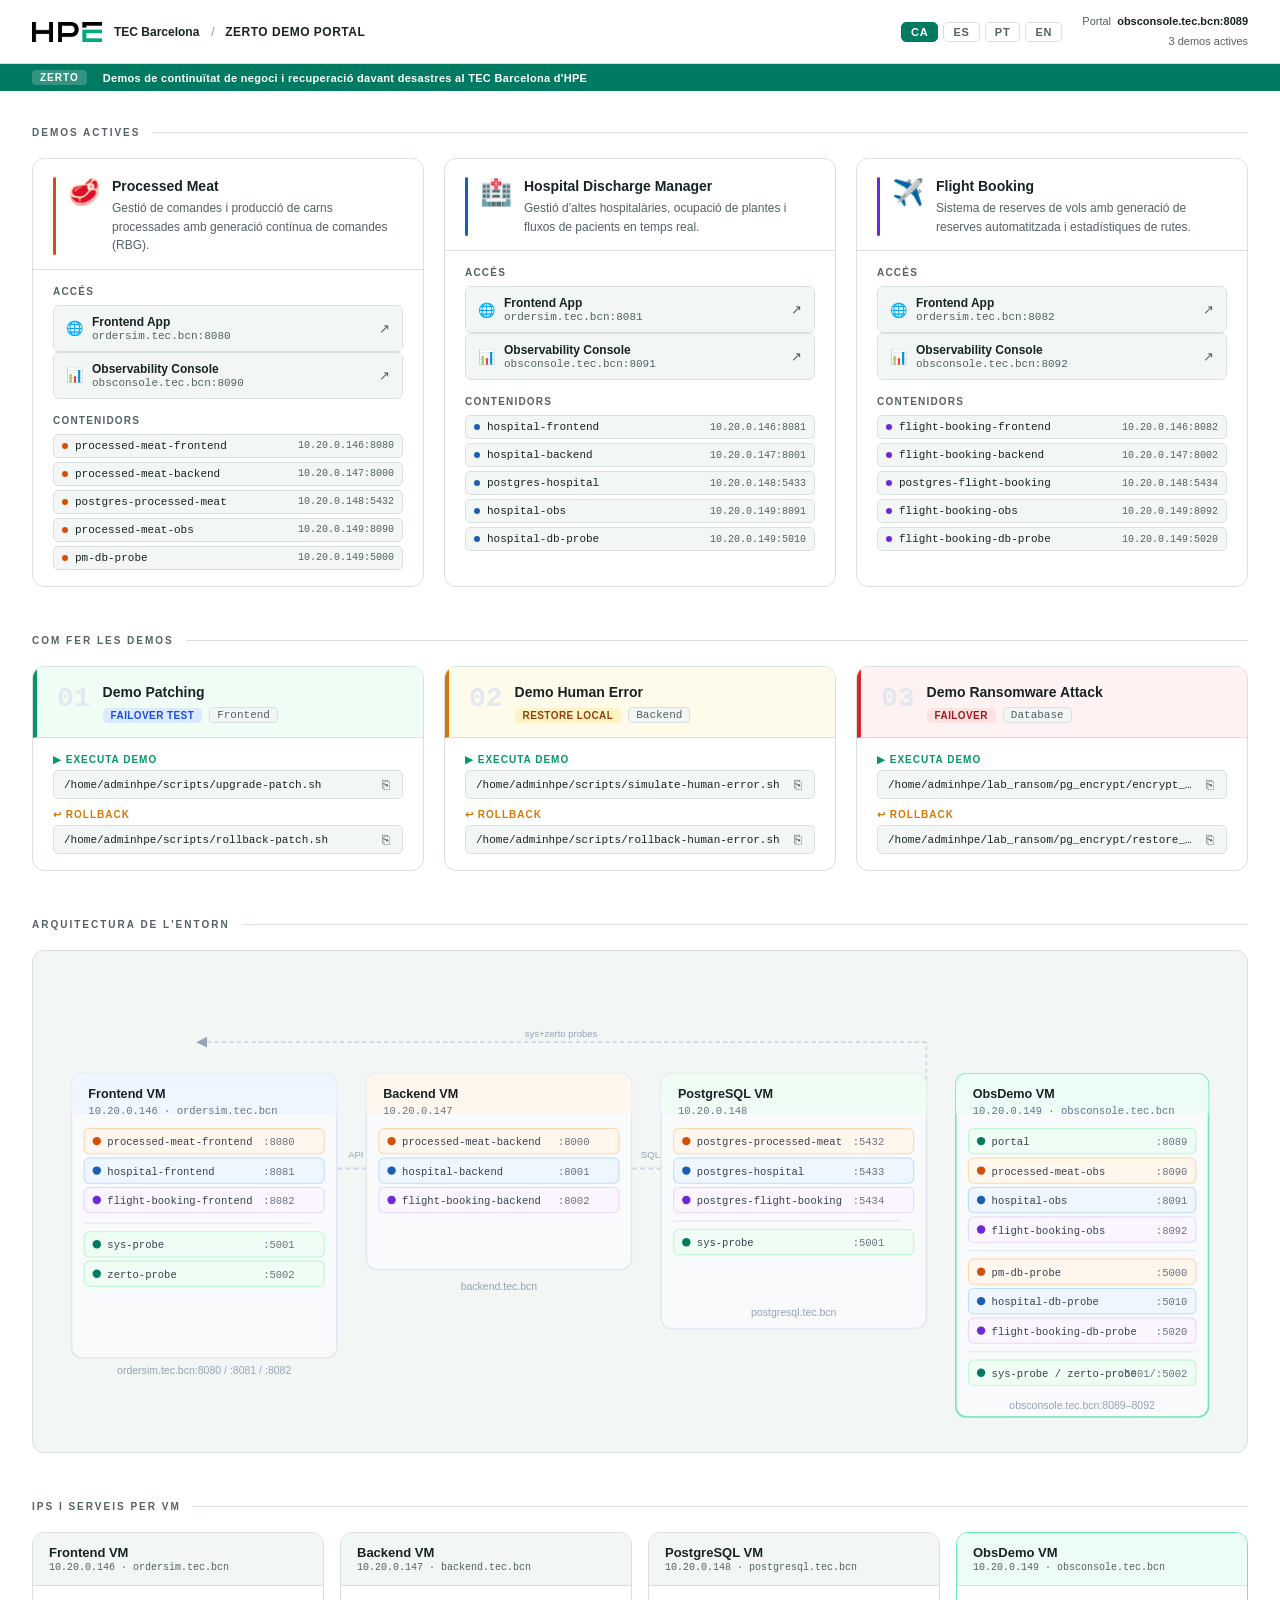
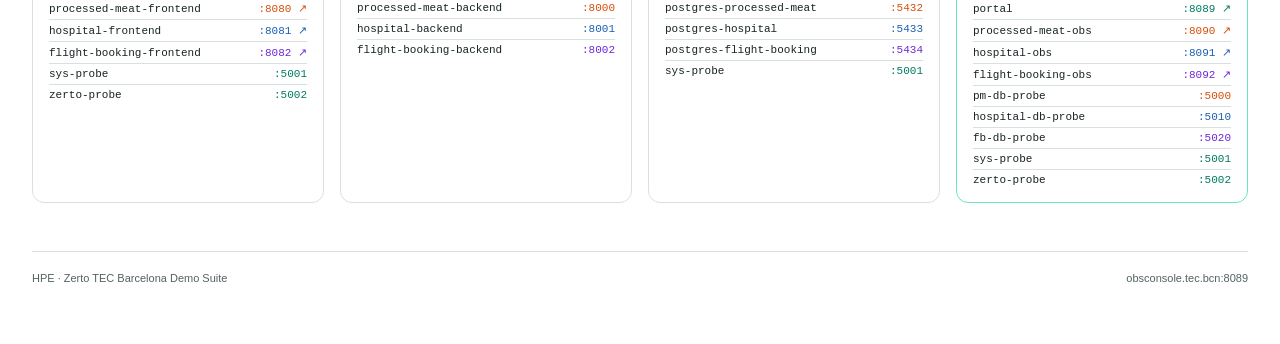
<file: portal/index.html>
﻿<!DOCTYPE html>
<html lang="ca">
<head>
<meta charset="UTF-8">
<meta name="viewport" content="width=device-width, initial-scale=1.0">
<title>TEC Barcelona · Demo Portal</title>
<link rel="icon" href="data:image/svg+xml,<svg xmlns='http://www.w3.org/2000/svg' viewBox='0 0 100 100'><rect width='100' height='100' rx='18' fill='%230d1526'/><text x='50' y='74' font-size='72' font-weight='900' font-family='Arial Black,Arial,sans-serif' text-anchor='middle' fill='%2301a982'>Z</text></svg>">
<style>
:root {
  --ink:   #172324;
  --muted: #536263;
  --line:  #d8e1df;
  --paper: #ffffff;
  --wash:  #f2f6f5;
  --green: #007b61;
  --pm:    #d4500a;
  --hdm:   #1a5fb4;
  --fb:    #6d28d9;
  --font:  "Trebuchet MS","Segoe UI",sans-serif;
  --radius: 8px;
  --radius-lg: 12px;
}
*{box-sizing:border-box;margin:0;padding:0}
body{font-family:var(--font);background:var(--paper);color:var(--ink);font-size:14px;min-height:100vh}
a{color:inherit;text-decoration:none}

/* ── Header ──────────────────────────────── */
header{height:64px;border-bottom:1px solid var(--line);display:flex;align-items:center;justify-content:space-between;padding:0 32px;background:var(--paper);position:sticky;top:0;z-index:10}
.brand{display:flex;align-items:center;gap:12px;color:var(--ink);font-size:12px;font-weight:700;flex-shrink:0}
.brand-logo{width:70px;height:20px;object-fit:contain;flex-shrink:0}
.brand-name{white-space:nowrap}
.brand-lab{display:flex;align-items:center;gap:10px;font-weight:700;letter-spacing:.5px}
.brand-divider{color:#879391;font-weight:400}
.header-right{display:flex;align-items:center;gap:20px}
.header-meta{font-size:11px;color:var(--muted);text-align:right;line-height:1.8}
.header-meta span{color:var(--ink);font-weight:600}

/* ── Header tagline ─────────────────────── */
.header-tagline{background:var(--green);color:#fff;font-size:11px;font-weight:600;letter-spacing:.3px;padding:6px 32px;display:flex;align-items:center;gap:16px}
.header-tagline-badge{background:rgba(255,255,255,.2);padding:2px 8px;border-radius:4px;font-size:10px;font-weight:800;letter-spacing:1px}

/* ── Lang switcher ───────────────────────── */
.header-lang{display:flex;align-items:center;gap:5px}
.lang-btn{background:transparent;border:1px solid var(--line);color:var(--muted);font-size:11px;font-weight:700;letter-spacing:.8px;padding:3px 9px;border-radius:5px;cursor:pointer;transition:all .15s;font-family:var(--font)}
.lang-btn:hover{border-color:#94a3b8;color:var(--ink)}
.lang-btn.active{background:var(--green);border-color:var(--green);color:#fff}

/* ── Layout ──────────────────────────────── */
.page{max-width:1320px;margin:0 auto;padding:36px 32px 60px}
.section-title{font-size:10px;font-weight:700;letter-spacing:2px;text-transform:uppercase;color:var(--muted);margin-bottom:20px;display:flex;align-items:center;gap:12px}
.section-title::after{content:'';flex:1;height:1px;background:var(--line)}

/* ── Demo cards ──────────────────────────── */
.demos-grid{display:grid;grid-template-columns:repeat(3,1fr);gap:20px;margin-bottom:48px}
.demo-card{background:var(--paper);border:1px solid var(--line);border-radius:var(--radius-lg);overflow:hidden;transition:border-color .2s,box-shadow .2s}
.demo-card:hover{border-color:#94a3b8;box-shadow:0 4px 20px rgba(23,35,36,.08)}
.demo-card__header{padding:18px 20px 14px;border-bottom:1px solid var(--line);display:flex;align-items:flex-start;gap:12px}
.demo-icon{font-size:26px;line-height:1;flex-shrink:0;margin-top:2px}
.demo-name{font-size:14px;font-weight:700;line-height:1.3;color:var(--ink)}
.demo-desc{font-size:12px;color:var(--muted);margin-top:4px;line-height:1.55}
.demo-accent{width:3px;align-self:stretch;border-radius:2px;flex-shrink:0}
.demo-card--pm  .demo-accent{background:var(--pm)}
.demo-card--hdm .demo-accent{background:var(--hdm)}
.demo-card--fb  .demo-accent{background:var(--fb)}
.demo-card__body{padding:16px 20px}
.demo-section-label{font-size:10px;font-weight:700;letter-spacing:1.2px;text-transform:uppercase;color:var(--muted);margin-bottom:8px;margin-top:16px}
.demo-section-label:first-child{margin-top:0}

/* ── Service link rows ───────────────────── */
.svc-row{display:flex;border:1px solid var(--line);border-radius:6px;overflow:hidden;margin-bottom:7px;transition:border-color .15s}
.svc-row:last-child{margin-bottom:0}
.svc-row:hover{border-color:#94a3b8}
.svc-main{flex:1;display:flex;align-items:center;gap:9px;padding:9px 12px;background:var(--wash);transition:background .15s}
.svc-main:hover{background:#e8efec}
.svc-icon{font-size:14px;flex-shrink:0}
.svc-info{flex:1;min-width:0}
.svc-label{font-size:12px;font-weight:600;color:var(--ink)}
.svc-url{font-size:11px;color:var(--muted);font-family:'Courier New',monospace;white-space:nowrap;overflow:hidden;text-overflow:ellipsis;margin-top:1px}
.svc-arrow{color:var(--muted);font-size:13px;flex-shrink:0}
.demo-card--pm  .svc-main:hover .svc-label{color:var(--pm)}
.demo-card--hdm .svc-main:hover .svc-label{color:var(--hdm)}
.demo-card--fb  .svc-main:hover .svc-label{color:var(--fb)}
.svc-row--obs   .svc-main:hover .svc-label{color:var(--green)}

/* ── Containers ──────────────────────────── */
.container-list{display:flex;flex-direction:column;gap:4px}
.container-item{display:flex;align-items:center;gap:7px;font-size:11px;padding:5px 8px;border-radius:5px;background:var(--wash);border:1px solid var(--line)}
.container-dot{width:6px;height:6px;border-radius:50%;flex-shrink:0}
.container-name{font-family:'Courier New',monospace;color:var(--ink);flex:1}
.container-addr{font-family:'Courier New',monospace;font-size:10px;color:var(--muted)}

/* ── Scenario (how-to) cards ─────────────── */
.scenarios-grid{display:grid;grid-template-columns:repeat(3,1fr);gap:20px;margin-bottom:48px}
.scenario-card{background:var(--paper);border:1px solid var(--line);border-radius:var(--radius-lg);overflow:hidden;transition:border-color .2s,box-shadow .2s}
.scenario-card:hover{box-shadow:0 4px 20px rgba(23,35,36,.08)}
.scenario-header{padding:16px 20px 14px;border-bottom:1px solid var(--line);display:flex;align-items:flex-start;gap:12px}
.scenario-header--patch {background:#f0fdf4;border-left:4px solid #059669}
.scenario-header--error {background:#fffbeb;border-left:4px solid #d97706}
.scenario-header--ransom{background:#fef2f2;border-left:4px solid #dc2626}
.scenario-num{font-size:28px;font-weight:900;color:#e2e8f0;font-family:'Courier New',monospace;line-height:1;flex-shrink:0;margin-top:2px}
.scenario-name{font-size:14px;font-weight:700;color:var(--ink);line-height:1.3}
.scenario-meta{display:flex;align-items:center;gap:7px;margin-top:6px;flex-wrap:wrap}
.scenario-op{font-size:10px;font-weight:700;padding:2px 8px;border-radius:4px;letter-spacing:.4px;text-transform:uppercase;white-space:nowrap}
.scenario-op--test  {background:#dbeafe;color:#1d4ed8}
.scenario-op--local {background:#fef3c7;color:#92400e}
.scenario-op--fail  {background:#fee2e2;color:#991b1b}
.scenario-env{font-size:11px;color:var(--muted);font-family:'Courier New',monospace;background:var(--wash);border:1px solid var(--line);padding:1px 7px;border-radius:4px;white-space:nowrap}
.scenario-body{padding:16px 20px;display:flex;flex-direction:column;gap:10px}
.script-row{display:flex;flex-direction:column;gap:5px}
.script-kind{font-size:10px;font-weight:700;letter-spacing:1px;text-transform:uppercase}
.script-kind--run {color:#059669}
.script-kind--roll{color:#d97706}
.script-path-row{display:flex;align-items:center;gap:6px;background:var(--wash);border:1px solid var(--line);border-radius:5px;padding:7px 10px;transition:border-color .15s}
.script-path-row:hover{border-color:#94a3b8}
.script-path{font-family:'Courier New',monospace;font-size:11px;color:var(--ink);flex:1;min-width:0;overflow:hidden;text-overflow:ellipsis;white-space:nowrap}
.script-copy{background:none;border:none;cursor:pointer;color:var(--muted);font-size:13px;padding:0 2px;flex-shrink:0;transition:color .15s;line-height:1;font-family:var(--font)}
.script-copy:hover{color:var(--ink)}
.script-copy.copied{color:#059669}

/* ── Architecture diagram ────────────────── */
.arch-section{margin-bottom:48px}
.arch-diagram{background:var(--wash);border:1px solid var(--line);border-radius:var(--radius-lg);padding:28px;overflow-x:auto}
.arch-svg{width:100%;min-width:800px;height:auto}

/* ── IP table ────────────────────────────── */
.infra-grid{display:grid;grid-template-columns:repeat(4,1fr);gap:16px;margin-bottom:48px}
.vm-card{background:var(--paper);border:1px solid var(--line);border-radius:var(--radius-lg);overflow:hidden}
.vm-card__header{padding:12px 16px;border-bottom:1px solid var(--line);background:var(--wash)}
.vm-name{font-size:13px;font-weight:700;color:var(--ink)}
.vm-ip{font-size:10px;color:var(--muted);font-family:'Courier New',monospace;margin-top:2px}
.vm-card__body{padding:12px 16px}
.vm-service{display:flex;justify-content:space-between;align-items:center;padding:4px 0;border-bottom:1px solid var(--line);font-size:11px}
.vm-service:last-child{border-bottom:none}
.vm-service-name{font-family:'Courier New',monospace;color:var(--ink)}
.vm-service-port{font-family:'Courier New',monospace;font-size:11px}
.port-pm  {color:var(--pm)}
.port-hdm {color:var(--hdm)}
.port-fb  {color:var(--fb)}
.port-infra{color:var(--green)}

/* ── Footer ──────────────────────────────── */
.footer{margin-top:16px;padding-top:20px;border-top:1px solid var(--line);font-size:11px;color:var(--muted);display:flex;justify-content:space-between;align-items:center}
</style>
</head>
<body>

<header>
  <div class="brand">
    <img class="brand-logo" src="[data-uri]" alt="HPE">
    <span class="brand-name">TEC Barcelona</span>
    <span class="brand-lab"><span class="brand-divider">/</span> ZERTO DEMO PORTAL</span>
  </div>
  <div class="header-right">
    <div class="header-lang">
      <button class="lang-btn active" data-lang="ca" onclick="setLang('ca')">CA</button>
      <button class="lang-btn" data-lang="es" onclick="setLang('es')">ES</button>
      <button class="lang-btn" data-lang="pt" onclick="setLang('pt')">PT</button>
      <button class="lang-btn" data-lang="en" onclick="setLang('en')">EN</button>
    </div>
    <div class="header-meta">
      <div>Portal &nbsp;<span>obsconsole.tec.bcn:8089</span></div>
      <div data-i18n="header_demos">3 demos actives</div>
    </div>
  </div>
</header>

<div class="header-tagline">
  <span class="header-tagline-badge">ZERTO</span>
  <span data-i18n="tagline">Demos de continuïtat de negoci i recuperació davant desastres al TEC Barcelona d'HPE</span>
</div>

<div class="page">

  <!-- ═══ DEMOS ═══ -->
  <div class="section-title" data-i18n="section_demos">Demos actives</div>
  <div class="demos-grid">

    <!-- ── Processed Meat ── -->
    <div class="demo-card demo-card--pm">
      <div class="demo-card__header">
        <div class="demo-accent"></div>
        <div class="demo-icon">🥩</div>
        <div>
          <div class="demo-name">Processed Meat</div>
          <div class="demo-desc" data-i18n="pm_desc">Gestió de comandes i producció de carns processades amb generació contínua de comandes (RBG).</div>
        </div>
      </div>
      <div class="demo-card__body">
        <div class="demo-section-label" data-i18n="lbl_access">Accés</div>

        <a href="http://ordersim.tec.bcn:8080" target="_blank">
          <div class="svc-row">
            <div class="svc-main">
              <span class="svc-icon">🌐</span>
              <div class="svc-info">
                <div class="svc-label">Frontend App</div>
                <div class="svc-url">ordersim.tec.bcn:8080</div>
              </div>
              <span class="svc-arrow">↗</span>
            </div>
          </div>
        </a>

        <a href="http://obsconsole.tec.bcn:8090" target="_blank">
          <div class="svc-row svc-row--obs">
            <div class="svc-main">
              <span class="svc-icon">📊</span>
              <div class="svc-info">
                <div class="svc-label">Observability Console</div>
                <div class="svc-url">obsconsole.tec.bcn:8090</div>
              </div>
              <span class="svc-arrow">↗</span>
            </div>
          </div>
        </a>

        <div class="demo-section-label" data-i18n="lbl_containers">Contenidors</div>
        <div class="container-list">
          <div class="container-item"><div class="container-dot" style="background:var(--pm)"></div><span class="container-name">processed-meat-frontend</span><span class="container-addr">10.20.0.146:8080</span></div>
          <div class="container-item"><div class="container-dot" style="background:var(--pm)"></div><span class="container-name">processed-meat-backend</span><span class="container-addr">10.20.0.147:8000</span></div>
          <div class="container-item"><div class="container-dot" style="background:var(--pm)"></div><span class="container-name">postgres-processed-meat</span><span class="container-addr">10.20.0.148:5432</span></div>
          <div class="container-item"><div class="container-dot" style="background:var(--pm)"></div><span class="container-name">processed-meat-obs</span><span class="container-addr">10.20.0.149:8090</span></div>
          <div class="container-item"><div class="container-dot" style="background:var(--pm)"></div><span class="container-name">pm-db-probe</span><span class="container-addr">10.20.0.149:5000</span></div>
        </div>
      </div>
    </div>

    <!-- ── Hospital HDM ── -->
    <div class="demo-card demo-card--hdm">
      <div class="demo-card__header">
        <div class="demo-accent"></div>
        <div class="demo-icon">🏥</div>
        <div>
          <div class="demo-name">Hospital Discharge Manager</div>
          <div class="demo-desc" data-i18n="hdm_desc">Gestió d'altes hospitalàries, ocupació de plantes i fluxos de pacients en temps real.</div>
        </div>
      </div>
      <div class="demo-card__body">
        <div class="demo-section-label" data-i18n="lbl_access">Accés</div>

        <a href="http://ordersim.tec.bcn:8081" target="_blank">
          <div class="svc-row">
            <div class="svc-main">
              <span class="svc-icon">🌐</span>
              <div class="svc-info">
                <div class="svc-label">Frontend App</div>
                <div class="svc-url">ordersim.tec.bcn:8081</div>
              </div>
              <span class="svc-arrow">↗</span>
            </div>
          </div>
        </a>

        <a href="http://obsconsole.tec.bcn:8091" target="_blank">
          <div class="svc-row svc-row--obs">
            <div class="svc-main">
              <span class="svc-icon">📊</span>
              <div class="svc-info">
                <div class="svc-label">Observability Console</div>
                <div class="svc-url">obsconsole.tec.bcn:8091</div>
              </div>
              <span class="svc-arrow">↗</span>
            </div>
          </div>
        </a>

        <div class="demo-section-label" data-i18n="lbl_containers">Contenidors</div>
        <div class="container-list">
          <div class="container-item"><div class="container-dot" style="background:var(--hdm)"></div><span class="container-name">hospital-frontend</span><span class="container-addr">10.20.0.146:8081</span></div>
          <div class="container-item"><div class="container-dot" style="background:var(--hdm)"></div><span class="container-name">hospital-backend</span><span class="container-addr">10.20.0.147:8001</span></div>
          <div class="container-item"><div class="container-dot" style="background:var(--hdm)"></div><span class="container-name">postgres-hospital</span><span class="container-addr">10.20.0.148:5433</span></div>
          <div class="container-item"><div class="container-dot" style="background:var(--hdm)"></div><span class="container-name">hospital-obs</span><span class="container-addr">10.20.0.149:8091</span></div>
          <div class="container-item"><div class="container-dot" style="background:var(--hdm)"></div><span class="container-name">hospital-db-probe</span><span class="container-addr">10.20.0.149:5010</span></div>
        </div>
      </div>
    </div>

    <!-- ── Flight Booking ── -->
    <div class="demo-card demo-card--fb">
      <div class="demo-card__header">
        <div class="demo-accent"></div>
        <div class="demo-icon">✈️</div>
        <div>
          <div class="demo-name">Flight Booking</div>
          <div class="demo-desc" data-i18n="fb_desc">Sistema de reserves de vols amb generació de reserves automatitzada i estadístiques de rutes.</div>
        </div>
      </div>
      <div class="demo-card__body">
        <div class="demo-section-label" data-i18n="lbl_access">Accés</div>

        <a href="http://ordersim.tec.bcn:8082" target="_blank">
          <div class="svc-row">
            <div class="svc-main">
              <span class="svc-icon">🌐</span>
              <div class="svc-info">
                <div class="svc-label">Frontend App</div>
                <div class="svc-url">ordersim.tec.bcn:8082</div>
              </div>
              <span class="svc-arrow">↗</span>
            </div>
          </div>
        </a>

        <a href="http://obsconsole.tec.bcn:8092" target="_blank">
          <div class="svc-row svc-row--obs">
            <div class="svc-main">
              <span class="svc-icon">📊</span>
              <div class="svc-info">
                <div class="svc-label">Observability Console</div>
                <div class="svc-url">obsconsole.tec.bcn:8092</div>
              </div>
              <span class="svc-arrow">↗</span>
            </div>
          </div>
        </a>

        <div class="demo-section-label" data-i18n="lbl_containers">Contenidors</div>
        <div class="container-list">
          <div class="container-item"><div class="container-dot" style="background:var(--fb)"></div><span class="container-name">flight-booking-frontend</span><span class="container-addr">10.20.0.146:8082</span></div>
          <div class="container-item"><div class="container-dot" style="background:var(--fb)"></div><span class="container-name">flight-booking-backend</span><span class="container-addr">10.20.0.147:8002</span></div>
          <div class="container-item"><div class="container-dot" style="background:var(--fb)"></div><span class="container-name">postgres-flight-booking</span><span class="container-addr">10.20.0.148:5434</span></div>
          <div class="container-item"><div class="container-dot" style="background:var(--fb)"></div><span class="container-name">flight-booking-obs</span><span class="container-addr">10.20.0.149:8092</span></div>
          <div class="container-item"><div class="container-dot" style="background:var(--fb)"></div><span class="container-name">flight-booking-db-probe</span><span class="container-addr">10.20.0.149:5020</span></div>
        </div>
      </div>
    </div>
  </div>

  <!-- ═══ COM FER LES DEMOS ═══ -->
  <div class="section-title" data-i18n="section_scenarios">Com fer les demos</div>
  <div class="scenarios-grid">

    <!-- Demo Patching -->
    <div class="scenario-card">
      <div class="scenario-header scenario-header--patch">
        <div class="scenario-num">01</div>
        <div>
          <div class="scenario-name">Demo Patching</div>
          <div class="scenario-meta">
            <span class="scenario-op scenario-op--test" data-i18n="op_failover_test">Failover Test</span>
            <span class="scenario-env" data-i18n="env_frontend">Frontend</span>
          </div>
        </div>
      </div>
      <div class="scenario-body">
        <div class="script-row">
          <div class="script-kind script-kind--run" data-i18n="lbl_run">▶ Executa demo</div>
          <div class="script-path-row">
            <span class="script-path">/home/adminhpe/scripts/upgrade-patch.sh</span>
            <button class="script-copy" onclick="copyScript(this,'/home/adminhpe/scripts/upgrade-patch.sh')" title="Copia">⎘</button>
          </div>
        </div>
        <div class="script-row">
          <div class="script-kind script-kind--roll" data-i18n="lbl_rollback">↩ Rollback</div>
          <div class="script-path-row">
            <span class="script-path">/home/adminhpe/scripts/rollback-patch.sh</span>
            <button class="script-copy" onclick="copyScript(this,'/home/adminhpe/scripts/rollback-patch.sh')" title="Copia">⎘</button>
          </div>
        </div>
      </div>
    </div>

    <!-- Demo Human Error -->
    <div class="scenario-card">
      <div class="scenario-header scenario-header--error">
        <div class="scenario-num">02</div>
        <div>
          <div class="scenario-name">Demo Human Error</div>
          <div class="scenario-meta">
            <span class="scenario-op scenario-op--local" data-i18n="op_restore_local">Restore Local</span>
            <span class="scenario-env" data-i18n="env_backend">Backend</span>
          </div>
        </div>
      </div>
      <div class="scenario-body">
        <div class="script-row">
          <div class="script-kind script-kind--run" data-i18n="lbl_run">▶ Executa demo</div>
          <div class="script-path-row">
            <span class="script-path">/home/adminhpe/scripts/simulate-human-error.sh</span>
            <button class="script-copy" onclick="copyScript(this,'/home/adminhpe/scripts/simulate-human-error.sh')" title="Copia">⎘</button>
          </div>
        </div>
        <div class="script-row">
          <div class="script-kind script-kind--roll" data-i18n="lbl_rollback">↩ Rollback</div>
          <div class="script-path-row">
            <span class="script-path">/home/adminhpe/scripts/rollback-human-error.sh</span>
            <button class="script-copy" onclick="copyScript(this,'/home/adminhpe/scripts/rollback-human-error.sh')" title="Copia">⎘</button>
          </div>
        </div>
      </div>
    </div>

    <!-- Demo Ransomware -->
    <div class="scenario-card">
      <div class="scenario-header scenario-header--ransom">
        <div class="scenario-num">03</div>
        <div>
          <div class="scenario-name">Demo Ransomware Attack</div>
          <div class="scenario-meta">
            <span class="scenario-op scenario-op--fail" data-i18n="op_failover">Failover</span>
            <span class="scenario-env" data-i18n="env_database">Database</span>
          </div>
        </div>
      </div>
      <div class="scenario-body">
        <div class="script-row">
          <div class="script-kind script-kind--run" data-i18n="lbl_run">▶ Executa demo</div>
          <div class="script-path-row">
            <span class="script-path">/home/adminhpe/lab_ransom/pg_encrypt/encrypt_postgres_luigi.sh</span>
            <button class="script-copy" onclick="copyScript(this,'/home/adminhpe/lab_ransom/pg_encrypt/encrypt_postgres_luigi.sh')" title="Copia">⎘</button>
          </div>
        </div>
        <div class="script-row">
          <div class="script-kind script-kind--roll" data-i18n="lbl_rollback">↩ Rollback</div>
          <div class="script-path-row">
            <span class="script-path">/home/adminhpe/lab_ransom/pg_encrypt/restore_postgres.sh</span>
            <button class="script-copy" onclick="copyScript(this,'/home/adminhpe/lab_ransom/pg_encrypt/restore_postgres.sh')" title="Copia">⎘</button>
          </div>
        </div>
      </div>
    </div>

  </div>

  <!-- ═══ ARQUITECTURA ═══ -->
  <div class="arch-section">
    <div class="section-title" data-i18n="section_arch">Arquitectura de l'entorn</div>
    <div class="arch-diagram">
      <svg class="arch-svg" viewBox="0 0 1100 420" xmlns="http://www.w3.org/2000/svg" font-family="Trebuchet MS,Segoe UI,sans-serif">
        <defs>
          <marker id="arr" markerWidth="7" markerHeight="7" refX="6" refY="3.5" orient="auto">
            <path d="M0,0 L7,3.5 L0,7 Z" fill="#94a3b8"/>
          </marker>
        </defs>
        <line x1="262" y1="180" x2="322" y2="180" stroke="#cbd5e1" stroke-width="2" stroke-dasharray="5,3" marker-end="url(#arr)"/>
        <line x1="542" y1="180" x2="602" y2="180" stroke="#cbd5e1" stroke-width="2" stroke-dasharray="5,3" marker-end="url(#arr)"/>
        <line x1="822" y1="110" x2="822" y2="60" stroke="#cbd5e1" stroke-width="1.5" stroke-dasharray="4,3"/>
        <line x1="822" y1="60" x2="130" y2="60" stroke="#cbd5e1" stroke-width="1.5" stroke-dasharray="4,3" marker-end="url(#arr)"/>
        <line x1="800" y1="180" x2="742" y2="180" stroke="#cbd5e1" stroke-width="1.5" stroke-dasharray="4,3" marker-end="url(#arr)"/>
        <text x="280" y="170" fill="#94a3b8" font-size="9" text-anchor="middle">API</text>
        <text x="560" y="170" fill="#94a3b8" font-size="9" text-anchor="middle">SQL</text>
        <text x="475" y="55" fill="#94a3b8" font-size="9" text-anchor="middle">sys+zerto probes</text>
        <text x="769" y="170" fill="#94a3b8" font-size="9" text-anchor="middle">db probe</text>
        <!-- Frontend VM -->
        <rect x="10" y="90" width="252" height="270" rx="10" fill="#f8fafc" stroke="#e2e8f0" stroke-width="1.5"/>
        <rect x="10" y="90" width="252" height="38" rx="10" fill="#eff6ff" stroke="none"/>
        <rect x="10" y="118" width="252" height="10" fill="#eff6ff" stroke="none"/>
        <text x="26" y="113" fill="#172324" font-size="12" font-weight="700">Frontend VM</text>
        <text x="26" y="128" fill="#64748b" font-size="10" font-family="'Courier New',monospace">10.20.0.146 · ordersim.tec.bcn</text>
        <rect x="22" y="142" width="228" height="24" rx="5" fill="#fff7ed" stroke="#fed7aa" stroke-width="1"/>
        <circle cx="34" cy="154" r="4" fill="#d4500a"/><text x="44" y="158" fill="#374151" font-size="10" font-family="'Courier New',monospace">processed-meat-frontend</text><text x="222" y="158" fill="#6b7280" font-size="10" font-family="'Courier New',monospace" text-anchor="end">:8080</text>
        <rect x="22" y="170" width="228" height="24" rx="5" fill="#eff6ff" stroke="#bfdbfe" stroke-width="1"/>
        <circle cx="34" cy="182" r="4" fill="#1a5fb4"/><text x="44" y="186" fill="#374151" font-size="10" font-family="'Courier New',monospace">hospital-frontend</text><text x="222" y="186" fill="#6b7280" font-size="10" font-family="'Courier New',monospace" text-anchor="end">:8081</text>
        <rect x="22" y="198" width="228" height="24" rx="5" fill="#faf5ff" stroke="#e9d5ff" stroke-width="1"/>
        <circle cx="34" cy="210" r="4" fill="#6d28d9"/><text x="44" y="214" fill="#374151" font-size="10" font-family="'Courier New',monospace">flight-booking-frontend</text><text x="222" y="214" fill="#6b7280" font-size="10" font-family="'Courier New',monospace" text-anchor="end">:8082</text>
        <line x1="22" y1="232" x2="238" y2="232" stroke="#e2e8f0" stroke-width="1"/>
        <rect x="22" y="240" width="228" height="24" rx="5" fill="#f0fdf4" stroke="#bbf7d0" stroke-width="1"/>
        <circle cx="34" cy="252" r="4" fill="#007b61"/><text x="44" y="256" fill="#374151" font-size="10" font-family="'Courier New',monospace">sys-probe</text><text x="222" y="256" fill="#6b7280" font-size="10" font-family="'Courier New',monospace" text-anchor="end">:5001</text>
        <rect x="22" y="268" width="228" height="24" rx="5" fill="#f0fdf4" stroke="#bbf7d0" stroke-width="1"/>
        <circle cx="34" cy="280" r="4" fill="#007b61"/><text x="44" y="284" fill="#374151" font-size="10" font-family="'Courier New',monospace">zerto-probe</text><text x="222" y="284" fill="#6b7280" font-size="10" font-family="'Courier New',monospace" text-anchor="end">:5002</text>
        <text x="136" y="375" fill="#94a3b8" font-size="10" text-anchor="middle">ordersim.tec.bcn:8080 / :8081 / :8082</text>
        <!-- Backend VM -->
        <rect x="290" y="90" width="252" height="186" rx="10" fill="#f8fafc" stroke="#e2e8f0" stroke-width="1.5"/>
        <rect x="290" y="90" width="252" height="38" rx="10" fill="#fff7ed" stroke="none"/>
        <rect x="290" y="118" width="252" height="10" fill="#fff7ed" stroke="none"/>
        <text x="306" y="113" fill="#172324" font-size="12" font-weight="700">Backend VM</text>
        <text x="306" y="128" fill="#64748b" font-size="10" font-family="'Courier New',monospace">10.20.0.147</text>
        <rect x="302" y="142" width="228" height="24" rx="5" fill="#fff7ed" stroke="#fed7aa" stroke-width="1"/>
        <circle cx="314" cy="154" r="4" fill="#d4500a"/><text x="324" y="158" fill="#374151" font-size="10" font-family="'Courier New',monospace">processed-meat-backend</text><text x="502" y="158" fill="#6b7280" font-size="10" font-family="'Courier New',monospace" text-anchor="end">:8000</text>
        <rect x="302" y="170" width="228" height="24" rx="5" fill="#eff6ff" stroke="#bfdbfe" stroke-width="1"/>
        <circle cx="314" cy="182" r="4" fill="#1a5fb4"/><text x="324" y="186" fill="#374151" font-size="10" font-family="'Courier New',monospace">hospital-backend</text><text x="502" y="186" fill="#6b7280" font-size="10" font-family="'Courier New',monospace" text-anchor="end">:8001</text>
        <rect x="302" y="198" width="228" height="24" rx="5" fill="#faf5ff" stroke="#e9d5ff" stroke-width="1"/>
        <circle cx="314" cy="210" r="4" fill="#6d28d9"/><text x="324" y="214" fill="#374151" font-size="10" font-family="'Courier New',monospace">flight-booking-backend</text><text x="502" y="214" fill="#6b7280" font-size="10" font-family="'Courier New',monospace" text-anchor="end">:8002</text>
        <text x="416" y="295" fill="#94a3b8" font-size="10" text-anchor="middle">backend.tec.bcn</text>
        <!-- PostgreSQL VM -->
        <rect x="570" y="90" width="252" height="242" rx="10" fill="#f8fafc" stroke="#e2e8f0" stroke-width="1.5"/>
        <rect x="570" y="90" width="252" height="38" rx="10" fill="#f0fdf4" stroke="none"/>
        <rect x="570" y="118" width="252" height="10" fill="#f0fdf4" stroke="none"/>
        <text x="586" y="113" fill="#172324" font-size="12" font-weight="700">PostgreSQL VM</text>
        <text x="586" y="128" fill="#64748b" font-size="10" font-family="'Courier New',monospace">10.20.0.148</text>
        <rect x="582" y="142" width="228" height="24" rx="5" fill="#fff7ed" stroke="#fed7aa" stroke-width="1"/>
        <circle cx="594" cy="154" r="4" fill="#d4500a"/><text x="604" y="158" fill="#374151" font-size="10" font-family="'Courier New',monospace">postgres-processed-meat</text><text x="782" y="158" fill="#6b7280" font-size="10" font-family="'Courier New',monospace" text-anchor="end">:5432</text>
        <rect x="582" y="170" width="228" height="24" rx="5" fill="#eff6ff" stroke="#bfdbfe" stroke-width="1"/>
        <circle cx="594" cy="182" r="4" fill="#1a5fb4"/><text x="604" y="186" fill="#374151" font-size="10" font-family="'Courier New',monospace">postgres-hospital</text><text x="782" y="186" fill="#6b7280" font-size="10" font-family="'Courier New',monospace" text-anchor="end">:5433</text>
        <rect x="582" y="198" width="228" height="24" rx="5" fill="#faf5ff" stroke="#e9d5ff" stroke-width="1"/>
        <circle cx="594" cy="210" r="4" fill="#6d28d9"/><text x="604" y="214" fill="#374151" font-size="10" font-family="'Courier New',monospace">postgres-flight-booking</text><text x="782" y="214" fill="#6b7280" font-size="10" font-family="'Courier New',monospace" text-anchor="end">:5434</text>
        <line x1="582" y1="230" x2="798" y2="230" stroke="#e2e8f0" stroke-width="1"/>
        <rect x="582" y="238" width="228" height="24" rx="5" fill="#f0fdf4" stroke="#bbf7d0" stroke-width="1"/>
        <circle cx="594" cy="250" r="4" fill="#007b61"/><text x="604" y="254" fill="#374151" font-size="10" font-family="'Courier New',monospace">sys-probe</text><text x="782" y="254" fill="#6b7280" font-size="10" font-family="'Courier New',monospace" text-anchor="end">:5001</text>
        <text x="696" y="320" fill="#94a3b8" font-size="10" text-anchor="middle">postgresql.tec.bcn</text>
        <!-- ObsDemo VM -->
        <rect x="850" y="90" width="240" height="326" rx="10" fill="#f8fafc" stroke="#6ee7b7" stroke-width="1.5"/>
        <rect x="850" y="90" width="240" height="38" rx="10" fill="#ecfdf5" stroke="none"/>
        <rect x="850" y="118" width="240" height="10" fill="#ecfdf5" stroke="none"/>
        <text x="866" y="113" fill="#172324" font-size="12" font-weight="700">ObsDemo VM</text>
        <text x="866" y="128" fill="#64748b" font-size="10" font-family="'Courier New',monospace">10.20.0.149 · obsconsole.tec.bcn</text>
        <rect x="862" y="142" width="216" height="24" rx="5" fill="#f0fdf4" stroke="#bbf7d0" stroke-width="1"/>
        <circle cx="874" cy="154" r="4" fill="#007b61"/><text x="884" y="158" fill="#374151" font-size="10" font-family="'Courier New',monospace">portal</text><text x="1070" y="158" fill="#6b7280" font-size="10" font-family="'Courier New',monospace" text-anchor="end">:8089</text>
        <rect x="862" y="170" width="216" height="24" rx="5" fill="#fff7ed" stroke="#fed7aa" stroke-width="1"/>
        <circle cx="874" cy="182" r="4" fill="#d4500a"/><text x="884" y="186" fill="#374151" font-size="10" font-family="'Courier New',monospace">processed-meat-obs</text><text x="1070" y="186" fill="#6b7280" font-size="10" font-family="'Courier New',monospace" text-anchor="end">:8090</text>
        <rect x="862" y="198" width="216" height="24" rx="5" fill="#eff6ff" stroke="#bfdbfe" stroke-width="1"/>
        <circle cx="874" cy="210" r="4" fill="#1a5fb4"/><text x="884" y="214" fill="#374151" font-size="10" font-family="'Courier New',monospace">hospital-obs</text><text x="1070" y="214" fill="#6b7280" font-size="10" font-family="'Courier New',monospace" text-anchor="end">:8091</text>
        <rect x="862" y="226" width="216" height="24" rx="5" fill="#faf5ff" stroke="#e9d5ff" stroke-width="1"/>
        <circle cx="874" cy="238" r="4" fill="#6d28d9"/><text x="884" y="242" fill="#374151" font-size="10" font-family="'Courier New',monospace">flight-booking-obs</text><text x="1070" y="242" fill="#6b7280" font-size="10" font-family="'Courier New',monospace" text-anchor="end">:8092</text>
        <line x1="862" y1="258" x2="1078" y2="258" stroke="#e2e8f0" stroke-width="1"/>
        <rect x="862" y="266" width="216" height="24" rx="5" fill="#fff7ed" stroke="#fed7aa" stroke-width="1"/>
        <circle cx="874" cy="278" r="4" fill="#d4500a"/><text x="884" y="282" fill="#374151" font-size="10" font-family="'Courier New',monospace">pm-db-probe</text><text x="1070" y="282" fill="#6b7280" font-size="10" font-family="'Courier New',monospace" text-anchor="end">:5000</text>
        <rect x="862" y="294" width="216" height="24" rx="5" fill="#eff6ff" stroke="#bfdbfe" stroke-width="1"/>
        <circle cx="874" cy="306" r="4" fill="#1a5fb4"/><text x="884" y="310" fill="#374151" font-size="10" font-family="'Courier New',monospace">hospital-db-probe</text><text x="1070" y="310" fill="#6b7280" font-size="10" font-family="'Courier New',monospace" text-anchor="end">:5010</text>
        <rect x="862" y="322" width="216" height="24" rx="5" fill="#faf5ff" stroke="#e9d5ff" stroke-width="1"/>
        <circle cx="874" cy="334" r="4" fill="#6d28d9"/><text x="884" y="338" fill="#374151" font-size="10" font-family="'Courier New',monospace">flight-booking-db-probe</text><text x="1070" y="338" fill="#6b7280" font-size="10" font-family="'Courier New',monospace" text-anchor="end">:5020</text>
        <line x1="862" y1="354" x2="1078" y2="354" stroke="#e2e8f0" stroke-width="1"/>
        <rect x="862" y="362" width="216" height="24" rx="5" fill="#f0fdf4" stroke="#bbf7d0" stroke-width="1"/>
        <circle cx="874" cy="374" r="4" fill="#007b61"/><text x="884" y="378" fill="#374151" font-size="10" font-family="'Courier New',monospace">sys-probe / zerto-probe</text><text x="1070" y="378" fill="#6b7280" font-size="10" font-family="'Courier New',monospace" text-anchor="end">:5001/:5002</text>
        <text x="970" y="408" fill="#94a3b8" font-size="10" text-anchor="middle">obsconsole.tec.bcn:8089–8092</text>
      </svg>
    </div>
  </div>

  <!-- ═══ IPs i serveis ═══ -->
  <div class="section-title" data-i18n="section_ips">IPs i serveis per VM</div>
  <div class="infra-grid">

    <div class="vm-card">
      <div class="vm-card__header">
        <div class="vm-name">Frontend VM</div>
        <div class="vm-ip">10.20.0.146 · ordersim.tec.bcn</div>
      </div>
      <div class="vm-card__body">
        <div class="vm-service"><span class="vm-service-name">processed-meat-frontend</span><a href="http://ordersim.tec.bcn:8080" target="_blank"><span class="vm-service-port port-pm">:8080 ↗</span></a></div>
        <div class="vm-service"><span class="vm-service-name">hospital-frontend</span><a href="http://ordersim.tec.bcn:8081" target="_blank"><span class="vm-service-port port-hdm">:8081 ↗</span></a></div>
        <div class="vm-service"><span class="vm-service-name">flight-booking-frontend</span><a href="http://ordersim.tec.bcn:8082" target="_blank"><span class="vm-service-port port-fb">:8082 ↗</span></a></div>
        <div class="vm-service"><span class="vm-service-name">sys-probe</span><span class="vm-service-port port-infra">:5001</span></div>
        <div class="vm-service"><span class="vm-service-name">zerto-probe</span><span class="vm-service-port port-infra">:5002</span></div>
      </div>
    </div>

    <div class="vm-card">
      <div class="vm-card__header">
        <div class="vm-name">Backend VM</div>
        <div class="vm-ip">10.20.0.147 · backend.tec.bcn</div>
      </div>
      <div class="vm-card__body">
        <div class="vm-service"><span class="vm-service-name">processed-meat-backend</span><span class="vm-service-port port-pm">:8000</span></div>
        <div class="vm-service"><span class="vm-service-name">hospital-backend</span><span class="vm-service-port port-hdm">:8001</span></div>
        <div class="vm-service"><span class="vm-service-name">flight-booking-backend</span><span class="vm-service-port port-fb">:8002</span></div>
      </div>
    </div>

    <div class="vm-card">
      <div class="vm-card__header">
        <div class="vm-name">PostgreSQL VM</div>
        <div class="vm-ip">10.20.0.148 · postgresql.tec.bcn</div>
      </div>
      <div class="vm-card__body">
        <div class="vm-service"><span class="vm-service-name">postgres-processed-meat</span><span class="vm-service-port port-pm">:5432</span></div>
        <div class="vm-service"><span class="vm-service-name">postgres-hospital</span><span class="vm-service-port port-hdm">:5433</span></div>
        <div class="vm-service"><span class="vm-service-name">postgres-flight-booking</span><span class="vm-service-port port-fb">:5434</span></div>
        <div class="vm-service"><span class="vm-service-name">sys-probe</span><span class="vm-service-port port-infra">:5001</span></div>
      </div>
    </div>

    <div class="vm-card" style="border-color:#6ee7b7">
      <div class="vm-card__header" style="border-color:#bbf7d0;background:#ecfdf5">
        <div class="vm-name">ObsDemo VM</div>
        <div class="vm-ip">10.20.0.149 · obsconsole.tec.bcn</div>
      </div>
      <div class="vm-card__body">
        <div class="vm-service"><span class="vm-service-name">portal</span><a href="http://obsconsole.tec.bcn:8089" target="_blank"><span class="vm-service-port port-infra">:8089 ↗</span></a></div>
        <div class="vm-service"><span class="vm-service-name">processed-meat-obs</span><a href="http://obsconsole.tec.bcn:8090" target="_blank"><span class="vm-service-port port-pm">:8090 ↗</span></a></div>
        <div class="vm-service"><span class="vm-service-name">hospital-obs</span><a href="http://obsconsole.tec.bcn:8091" target="_blank"><span class="vm-service-port port-hdm">:8091 ↗</span></a></div>
        <div class="vm-service"><span class="vm-service-name">flight-booking-obs</span><a href="http://obsconsole.tec.bcn:8092" target="_blank"><span class="vm-service-port port-fb">:8092 ↗</span></a></div>
        <div class="vm-service"><span class="vm-service-name">pm-db-probe</span><span class="vm-service-port port-pm">:5000</span></div>
        <div class="vm-service"><span class="vm-service-name">hospital-db-probe</span><span class="vm-service-port port-hdm">:5010</span></div>
        <div class="vm-service"><span class="vm-service-name">fb-db-probe</span><span class="vm-service-port port-fb">:5020</span></div>
        <div class="vm-service"><span class="vm-service-name">sys-probe</span><span class="vm-service-port port-infra">:5001</span></div>
        <div class="vm-service"><span class="vm-service-name">zerto-probe</span><span class="vm-service-port port-infra">:5002</span></div>
      </div>
    </div>
  </div>

  <div class="footer">
    <span>HPE · Zerto TEC Barcelona Demo Suite</span>
    <span>obsconsole.tec.bcn:8089</span>
  </div>

</div>

<script>
const TRANSLATIONS = {
  ca: {
    tagline:       "Demos de continuïtat de negoci i recuperació davant desastres al TEC Barcelona d'HPE",
    header_sub:    "Portal d'accés ràpid a les demos i consoles d'observabilitat",
    header_demos:  "3 demos actives",
    section_demos: "Demos actives",
    section_scenarios: "Com fer les demos",
    section_arch:  "Arquitectura de l'entorn",
    section_ips:   "IPs i serveis per VM",
    lbl_access:    "Accés",
    lbl_containers:"Contenidors",
    lbl_run:       "▶ Executa demo",
    lbl_rollback:  "↩ Rollback",
    op_failover_test: "Failover Test",
    op_restore_local: "Restore Local",
    op_failover:   "Failover",
    env_frontend:  "Frontend",
    env_backend:   "Backend",
    env_database:  "Database",
    pm_desc:  "Gestió de comandes i producció de carns processades amb generació contínua de comandes (RBG).",
    hdm_desc: "Gestió d'altes hospitalàries, ocupació de plantes i fluxos de pacients en temps real.",
    fb_desc:  "Sistema de reserves de vols amb generació de reserves automatitzada i estadístiques de rutes.",
  },
  es: {
    tagline:       "Demos de continuidad de negocio y recuperación ante desastres en el TEC Barcelona de HPE",
    header_sub:    "Portal de acceso rápido a las demos y consolas de observabilidad",
    header_demos:  "3 demos activas",
    section_demos: "Demos activas",
    section_scenarios: "Cómo hacer las demos",
    section_arch:  "Arquitectura del entorno",
    section_ips:   "IPs y servicios por VM",
    lbl_access:    "Acceso",
    lbl_containers:"Contenedores",
    lbl_run:       "▶ Ejecuta demo",
    lbl_rollback:  "↩ Rollback",
    op_failover_test: "Failover Test",
    op_restore_local: "Restore Local",
    op_failover:   "Failover",
    env_frontend:  "Frontend",
    env_backend:   "Backend",
    env_database:  "Database",
    pm_desc:  "Gestión de pedidos y producción de carnes procesadas con generación continua de pedidos (RBG).",
    hdm_desc: "Gestión de altas hospitalarias, ocupación de plantas y flujos de pacientes en tiempo real.",
    fb_desc:  "Sistema de reservas de vuelos con generación automatizada de reservas y estadísticas de rutas.",
  },
  pt: {
    tagline:       "Demos de continuidade de negócio e recuperação de desastres no TEC Barcelona da HPE",
    header_sub:    "Portal de acesso rápido às demos e consolas de observabilidade",
    header_demos:  "3 demos ativas",
    section_demos: "Demos ativas",
    section_scenarios: "Como fazer as demos",
    section_arch:  "Arquitectura do ambiente",
    section_ips:   "IPs e serviços por VM",
    lbl_access:    "Acesso",
    lbl_containers:"Contentores",
    lbl_run:       "▶ Executa demo",
    lbl_rollback:  "↩ Rollback",
    op_failover_test: "Failover Test",
    op_restore_local: "Restore Local",
    op_failover:   "Failover",
    env_frontend:  "Frontend",
    env_backend:   "Backend",
    env_database:  "Database",
    pm_desc:  "Gestão de pedidos e produção de carnes processadas com geração contínua de pedidos (RBG).",
    hdm_desc: "Gestão de altas hospitalares, ocupação de andares e fluxos de pacientes em tempo real.",
    fb_desc:  "Sistema de reservas de voos com geração automatizada de reservas e estatísticas de rotas.",
  },
  en: {
    tagline:       "Business continuity and disaster recovery demos at HPE's TEC Barcelona",
    header_sub:    "Quick access portal to demos and observability consoles",
    header_demos:  "3 active demos",
    section_demos: "Active demos",
    section_scenarios: "How to run the demos",
    section_arch:  "Environment architecture",
    section_ips:   "IPs and services by VM",
    lbl_access:    "Access",
    lbl_containers:"Containers",
    lbl_run:       "▶ Run demo",
    lbl_rollback:  "↩ Rollback",
    op_failover_test: "Failover Test",
    op_restore_local: "Restore Local",
    op_failover:   "Failover",
    env_frontend:  "Frontend",
    env_backend:   "Backend",
    env_database:  "Database",
    pm_desc:  "Order management and processed meat production with continuous order generation (RBG).",
    hdm_desc: "Hospital discharge management, ward occupancy and real-time patient flows.",
    fb_desc:  "Flight booking system with automated booking generation and route statistics.",
  }
};

function copyScript(btn, path) {
  navigator.clipboard.writeText(path).then(() => {
    btn.textContent = '✓';
    btn.classList.add('copied');
    setTimeout(() => { btn.textContent = '⎘'; btn.classList.remove('copied'); }, 1500);
  }).catch(() => {});
}

function setLang(lang) {
  if (!TRANSLATIONS[lang]) return;
  try { localStorage.setItem('portal_lang', lang); } catch(e){}
  document.documentElement.lang = lang;
  document.querySelectorAll('.lang-btn').forEach(b =>
    b.classList.toggle('active', b.dataset.lang === lang)
  );
  document.querySelectorAll('[data-i18n]').forEach(el => {
    const v = TRANSLATIONS[lang][el.dataset.i18n];
    if (v) el.textContent = v;
  });
}

(function() {
  let saved;
  try { saved = localStorage.getItem('portal_lang'); } catch(e){}
  setLang((saved && TRANSLATIONS[saved]) ? saved : 'ca');
})();
</script>
</body>
</html>
</file>
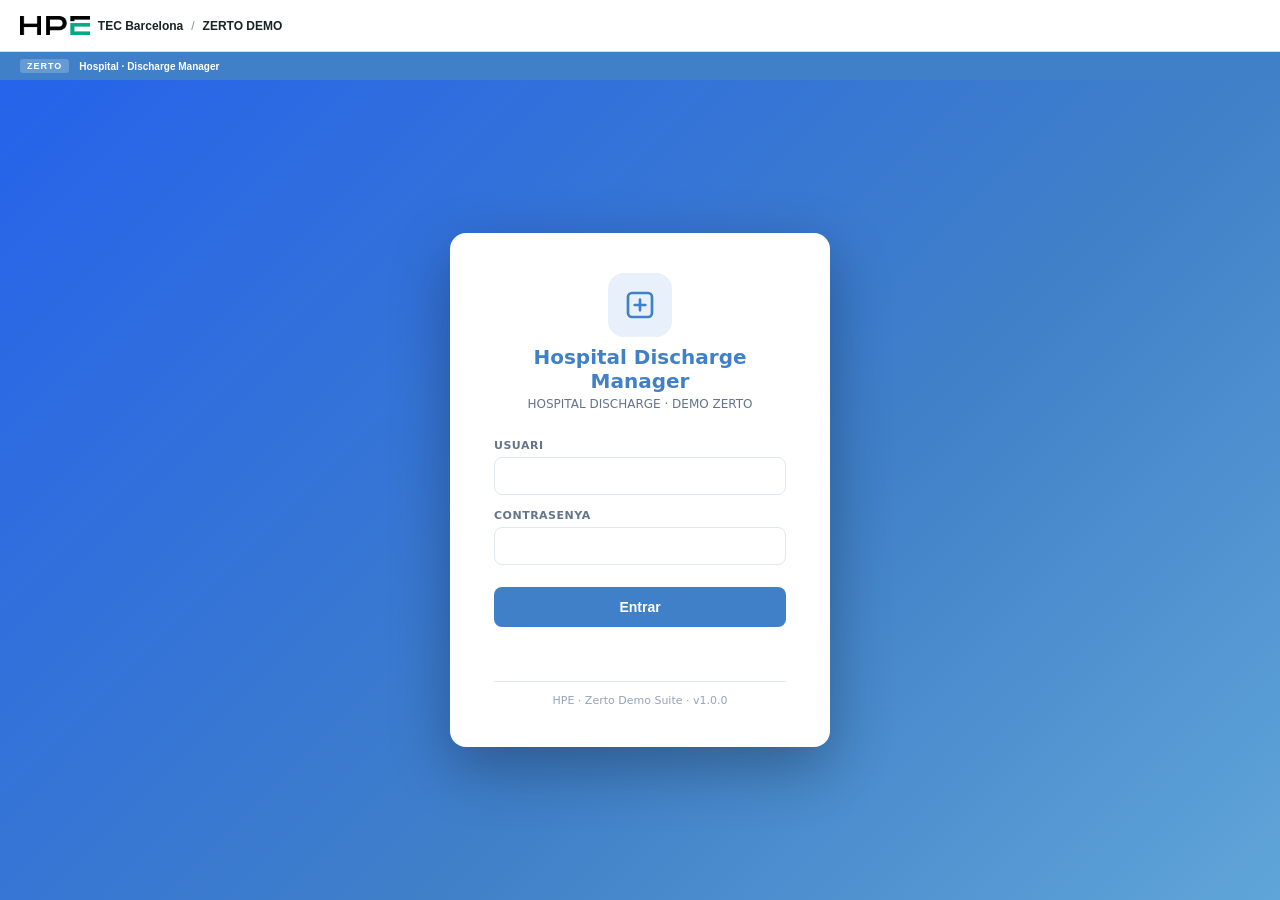
<file: hospital/hdm-frontend/html/index.html>
﻿<!DOCTYPE html>
<html lang="es" data-theme="light">
<head>
<meta charset="UTF-8">
<meta name="viewport" content="width=device-width, initial-scale=1.0">
<link rel="icon" href="data:image/svg+xml,<svg xmlns='http://www.w3.org/2000/svg' viewBox='0 0 100 100'><rect width='100' height='100' rx='18' fill='%23e8f0fb'/><g stroke='%234080c8' fill='none' stroke-width='7' stroke-linecap='round' stroke-linejoin='round'><rect x='14' y='14' width='72' height='72' rx='12'/><path d='M50 30v40M30 50h40'/></g></svg>">
<title>HDM — Hospital Discharge Manager</title>
<style>
/* ── ZERTO PORTAL HEADER ─────────────────────────────────────────────────── */
.zp-topbar{position:fixed;top:0;left:0;right:0;z-index:10000;height:52px;background:#fff;border-bottom:1px solid #d8e1df;display:flex;align-items:center;padding:0 20px;font-family:"Trebuchet MS","Segoe UI",sans-serif}
.zp-brand{display:flex;align-items:center;gap:8px}
.zp-hpe-logo{height:20px;width:auto;object-fit:contain;flex-shrink:0}
.zp-tec,.zp-portal{font-size:12px;font-weight:700;color:#172324}
.zp-sep{color:#879391;font-size:12px}
.zp-tagline{position:fixed;top:52px;left:0;right:0;z-index:9999;height:28px;background:#4080c8;color:#fff;display:flex;align-items:center;gap:10px;padding:0 20px;font-family:"Trebuchet MS","Segoe UI",sans-serif}
.zp-badge{background:rgba(255,255,255,.2);font-size:9px;font-weight:800;letter-spacing:1px;padding:2px 7px;border-radius:3px}
.zp-tagtxt{font-size:10px;font-weight:600}
/* ── COLOR OVERRIDE: green → blue ────────────────────────────────────────── */
</style>
<style>
:root {
  --bg: #f4f6f9; --surface: #fff; --border: #e2e8f0;
  --primary: #4080c8; --primary-light: #dbeafe; --primary-dark: #2563eb;
  --text: #1a2332; --text-muted: #64748b;
  --danger: #dc2626; --warning: #d97706; --success: #059669;
  --sidebar-w: 220px; --radius: 10px; --shadow: 0 1px 3px rgba(0,0,0,.08);
}
[data-theme="dark"] {
  --bg: #0f1117; --surface: #1a1d27; --border: #2d3148;
  --primary: #3b82f6; --primary-light: #2563eb; --primary-dark: #3b82f6;
  --text: #e2e8f0; --text-muted: #64748b;
  --danger: #ef4444; --warning: #f59e0b; --success: #10b981;
  --shadow: 0 1px 3px rgba(0,0,0,.3);
}
* { box-sizing: border-box; margin: 0; padding: 0; }
body { font-family: system-ui, sans-serif; background: var(--bg); color: var(--text); font-size: 14px; display: flex; height: calc(100vh - 80px); margin-top: 80px; overflow: hidden; transition: background .2s, color .2s; }

/* ── LOGIN ── */
#login-screen { position: fixed; inset: 0; top: 80px; z-index: 200; background: linear-gradient(135deg, #2563eb 0%, #4080c8 60%, #60a5d9 100%); display: flex; align-items: center; justify-content: center; }
#login-screen.hidden { display: none; }
.login-box { background: #fff; border-radius: 16px; padding: 40px 44px; width: 380px; box-shadow: 0 20px 60px rgba(0,0,0,.3); text-align: center; }
.login-logo { font-size: 40px; margin-bottom: 8px; }
.login-title { font-size: 20px; font-weight: 700; color: var(--primary); margin-bottom: 4px; }
.login-sub { font-size: 12px; color: #64748b; margin-bottom: 28px; }
.login-field { margin-bottom: 14px; text-align: left; }
.login-field label { display: block; font-size: 11px; font-weight: 600; color: #64748b; text-transform: uppercase; letter-spacing: .5px; margin-bottom: 5px; }
.login-field input { width: 100%; padding: 10px 14px; border: 1.5px solid #e2e8f0; border-radius: 8px; font-size: 14px; outline: none; transition: border-color .2s; }
.login-field input:focus { border-color: #4080c8; }
.login-btn { width: 100%; padding: 12px; margin-top: 8px; background: #4080c8; color: #fff; border: none; border-radius: 8px; font-size: 14px; font-weight: 600; cursor: pointer; transition: background .2s; }
.login-btn:hover { background: #2563eb; }
.login-error { margin-top: 12px; font-size: 12px; color: #dc2626; min-height: 18px; font-weight: 600; }
.login-footer { margin-top: 24px; font-size: 11px; color: #94a3b8; }

/* ── APP ── */
#app-wrapper { display: none; width: 100%; height: 100%; overflow: hidden; }
#app-wrapper.visible { display: flex; }

/* ── SIDEBAR ── */
aside { width: var(--sidebar-w); flex-shrink: 0; background: var(--surface); border-right: 1px solid var(--border); display: flex; flex-direction: column; }
.sidebar-header { padding: 18px 16px 14px; border-bottom: 1px solid var(--border); }
.sidebar-logo { display: flex; align-items: center; gap: 10px; }
.sidebar-logo .icon { font-size: 22px; }
.sidebar-logo .name { font-size: 14px; font-weight: 700; color: var(--primary); line-height: 1.2; }
.sidebar-logo .sub { font-size: 10px; color: var(--text-muted); }
nav.sidebar-nav { flex: 1; padding: 12px 8px; overflow-y: auto; }
.nav-section { font-size: 10px; text-transform: uppercase; letter-spacing: .8px; color: var(--text-muted); padding: 10px 10px 4px; }
.nav-item { display: flex; align-items: center; justify-content: space-between; padding: 8px 10px; border-radius: 8px; cursor: pointer; font-size: 13px; color: var(--text-muted); transition: all .15s; margin-bottom: 2px; }
.nav-item:hover { background: var(--primary-light); color: var(--primary); }
.nav-item.active { background: var(--primary-light); color: var(--primary); font-weight: 600; }
.nav-item .nav-icon { font-size: 15px; margin-right: 8px; }
.nav-item .nav-badge { font-size: 11px; font-weight: 700; background: var(--primary); color: #fff; border-radius: 10px; padding: 1px 7px; }

/* RBG widget */
.rbg-widget { margin: 8px; padding: 12px; background: var(--bg); border: 1px solid var(--border); border-radius: 10px; }
.rbg-title { font-size: 10px; text-transform: uppercase; letter-spacing: .8px; color: var(--text-muted); margin-bottom: 10px; font-weight: 600; }
.rbg-stats { display: grid; grid-template-columns: 1fr 1fr; gap: 6px; margin-bottom: 10px; }
.rbg-stat { text-align: center; }
.rbg-stat .val { font-size: 18px; font-weight: 700; color: var(--primary); }
.rbg-stat .lbl { font-size: 10px; color: var(--text-muted); }
.rbg-btns { display: grid; grid-template-columns: 1fr 1fr; gap: 6px; }
.rbg-btn { padding: 6px; border: none; border-radius: 6px; font-size: 11px; font-weight: 600; cursor: pointer; transition: opacity .2s; }
.rbg-btn:hover { opacity: .85; }
.rbg-btn.start { background: var(--primary); color: #fff; }
.rbg-btn.stop  { background: #fee2e2; color: var(--danger); }
.rbg-status { text-align: center; margin-top: 6px; font-size: 11px; }
.rbg-dot { display: inline-block; width: 7px; height: 7px; border-radius: 50%; background: #ccc; margin-right: 4px; }
.rbg-dot.running { background: var(--success); animation: blink 1.5s infinite; }
.rbg-dot.paused  { background: var(--warning); }
@keyframes blink { 0%,100%{opacity:1} 50%{opacity:.3} }

/* Preferencias en sidebar */
.sidebar-prefs { margin: 0 8px 8px; padding: 10px 12px; background: var(--bg); border: 1px solid var(--border); border-radius: 10px; }
.prefs-title { font-size: 10px; text-transform: uppercase; letter-spacing: .8px; color: var(--text-muted); margin-bottom: 8px; font-weight: 600; }
.lang-btns { display: flex; gap: 4px; margin-bottom: 8px; }
.lang-btn { flex: 1; padding: 5px; border: 1px solid var(--border); border-radius: 6px; font-size: 11px; font-weight: 600; cursor: pointer; background: var(--surface); color: var(--text-muted); transition: all .15s; }
.lang-btn.active { background: var(--primary); color: #fff; border-color: var(--primary); }
.theme-btn { width: 100%; padding: 6px; border: 1px solid var(--border); border-radius: 6px; font-size: 12px; cursor: pointer; background: var(--surface); color: var(--text-muted); transition: all .15s; }
.theme-btn:hover { border-color: var(--primary); color: var(--primary); }

.sidebar-footer { padding: 12px 8px; border-top: 1px solid var(--border); }
.conn-status { display: flex; align-items: center; gap: 6px; font-size: 11px; color: var(--text-muted); padding: 4px 8px; margin-bottom: 6px; }
.conn-dot { width: 7px; height: 7px; border-radius: 50%; background: var(--success); }
.conn-dot.error { background: var(--danger); }
.logout-btn { width: 100%; padding: 8px; background: #fee2e2; color: var(--danger); border: none; border-radius: 8px; font-size: 12px; font-weight: 600; cursor: pointer; }

/* ── MAIN ── */
#main-content { flex: 1; display: flex; flex-direction: column; overflow: hidden; }
header { background: var(--primary); color: #fff; padding: 0 24px; height: 52px; flex-shrink: 0; display: flex; align-items: center; justify-content: space-between; }
header h1 { font-size: 16px; font-weight: 600; }
header h1 span { opacity: .65; font-weight: 400; font-size: 13px; margin-left: 10px; }
#status-pill { display: flex; align-items: center; gap: 6px; background: rgba(255,255,255,.15); border-radius: 20px; padding: 4px 12px; font-size: 12px; }
#status-dot { width: 8px; height: 8px; border-radius: 50%; background: #4ade80; }
#status-dot.error { background: #f87171; }
main { flex: 1; overflow-y: auto; padding: 20px 24px; }

/* ── VISTAS ── */
.view { display: none; }
.view.active { display: block; }
.kpi-grid { display: grid; grid-template-columns: repeat(auto-fit, minmax(160px, 1fr)); gap: 14px; margin-bottom: 24px; }
.kpi-card { background: var(--surface); border: 1px solid var(--border); border-radius: var(--radius); padding: 16px; box-shadow: var(--shadow); }
.kpi-card .label { font-size: 11px; color: var(--text-muted); text-transform: uppercase; letter-spacing: .5px; margin-bottom: 8px; }
.kpi-card .value { font-size: 32px; font-weight: 700; line-height: 1; color: var(--primary); }
.kpi-card .sub { font-size: 11px; color: var(--text-muted); margin-top: 4px; }
.kpi-card.alert .value { color: var(--danger); }
.section-header { display: flex; align-items: center; justify-content: space-between; margin-bottom: 12px; }
.section-header h2 { font-size: 15px; font-weight: 600; }
.badge { font-size: 11px; padding: 2px 8px; border-radius: 12px; background: var(--primary-light); color: var(--primary); font-weight: 600; }
.table-wrap { background: var(--surface); border: 1px solid var(--border); border-radius: var(--radius); overflow: hidden; box-shadow: var(--shadow); }
table { width: 100%; border-collapse: collapse; }
thead th { background: var(--bg); padding: 10px 14px; text-align: left; font-size: 11px; color: var(--text-muted); text-transform: uppercase; letter-spacing: .5px; border-bottom: 1px solid var(--border); }
tbody tr { border-bottom: 1px solid var(--border); transition: background .15s; }
tbody tr:last-child { border-bottom: none; }
tbody tr:hover { background: var(--bg); }
tbody td { padding: 10px 14px; font-size: 13px; }
tbody tr.new-row { animation: rowIn .4s ease; }
@keyframes rowIn { from { background: #d1fae5; } to { background: transparent; } }
.status-badge { display: inline-block; font-size: 11px; padding: 2px 8px; border-radius: 10px; font-weight: 600; }
.status-completed { background: #dcfce7; color: #166534; }
.status-pending   { background: #fef9c3; color: #854d0e; }
.status-error     { background: #fee2e2; color: #991b1b; }
#demo-alert { display: none; margin-bottom: 16px; padding: 14px 18px; border-radius: var(--radius); border-left: 4px solid var(--danger); background: #fef2f2; color: var(--danger); font-weight: 600; animation: pulse 1s ease-in-out infinite alternate; }
@keyframes pulse { from{opacity:1} to{opacity:.7} }
.ward-grid { display: grid; grid-template-columns: repeat(auto-fill, minmax(280px, 1fr)); gap: 14px; }
.ward-card { background: var(--surface); border: 1px solid var(--border); border-radius: var(--radius); padding: 18px; box-shadow: var(--shadow); }
.ward-name { font-size: 14px; font-weight: 600; margin-bottom: 12px; }
.ward-bar-bg { background: var(--bg); border-radius: 4px; height: 8px; margin-bottom: 8px; overflow: hidden; }
.ward-bar-fill { height: 100%; border-radius: 4px; background: var(--primary); transition: width .6s ease; }
.ward-bar-fill.high { background: var(--warning); }
.ward-bar-fill.full { background: var(--danger); }
.ward-stats { display: flex; justify-content: space-between; font-size: 12px; color: var(--text-muted); }
.spinner { display: inline-block; width: 14px; height: 14px; border: 2px solid #ccc; border-top-color: var(--primary); border-radius: 50%; animation: spin .6s linear infinite; vertical-align: middle; }
@keyframes spin { to { transform: rotate(360deg); } }
</style>
</head>
<body>
<div class="zp-topbar"><div class="zp-brand"><img class="zp-hpe-logo" src="[data-uri]" alt="HPE"><span class="zp-tec">TEC Barcelona</span><span class="zp-sep">/</span><span class="zp-portal">ZERTO DEMO</span></div></div>
<div class="zp-tagline"><span class="zp-badge">ZERTO</span><span class="zp-tagtxt">Hospital · Discharge Manager</span></div>

<!-- LOGIN -->
<div id="login-screen">
  <div class="login-box">
    <div class="login-logo" style="width:64px;height:64px;border-radius:16px;background:#e8f0fb;display:flex;align-items:center;justify-content:center;margin:0 auto 8px;color:#4080c8"><svg width="32" height="32" viewBox="0 0 24 24" fill="none" stroke="currentColor" stroke-width="2" stroke-linecap="round" stroke-linejoin="round"><rect x="3" y="3" width="18" height="18" rx="3"/><path d="M12 8v8M8 12h8"/></svg></div>
    <div class="login-title">Hospital Discharge Manager</div>
    <div class="login-sub">HOSPITAL DISCHARGE · DEMO ZERTO</div>
    <div class="login-field">
      <label data-i18n="login_user">Usuario</label>
      <input type="text" id="login-user" autocomplete="username">
    </div>
    <div class="login-field">
      <label data-i18n="login_pass">Contraseña</label>
      <input type="password" id="login-pass" autocomplete="current-password">
    </div>
    <button class="login-btn" onclick="doLogin()" data-i18n="login_btn">Acceder</button>
    <div class="login-error" id="login-error"></div>
    <div class="login-footer" style="border-top:1px solid #e2e8f0;padding-top:12px;text-align:center">HPE · Zerto Demo Suite · v1.0.0</div>
  </div>
</div>

<!-- APP -->
<div id="app-wrapper">
  <aside>
    <div class="sidebar-header">
      <div class="sidebar-logo">
        <span class="icon">🏥</span>
        <div><div class="name">HDM</div><div class="sub">Hospital Discharge Manager</div></div>
      </div>
    </div>

    <nav class="sidebar-nav">
      <div class="nav-section" data-i18n="nav_views">Vistas</div>
      <div class="nav-item active" onclick="switchView('altas', this)">
        <span><span class="nav-icon">📋</span><span data-i18n="nav_altas">Altas</span></span>
        <span class="nav-badge" id="nb-altas">—</span>
      </div>
      <div class="nav-item" onclick="switchView('plantas', this)">
        <span><span class="nav-icon">🏨</span><span data-i18n="nav_plantas">Plantas</span></span>
        <span class="nav-badge">7</span>
      </div>
      <div class="nav-item" onclick="switchView('kpis', this)">
        <span><span class="nav-icon">📊</span><span data-i18n="nav_kpis">KPIs</span></span>
      </div>
      <div class="nav-item" onclick="switchView('about', this)">
        <span><span class="nav-icon">ℹ️</span><span data-i18n="nav_about">About</span></span>
      </div>
    </nav>

    <div class="rbg-widget">
      <div class="rbg-title" data-i18n="rbg_title">Auto-Generator</div>
      <div class="rbg-stats">
        <div class="rbg-stat"><div class="val" id="rbg-count">—</div><div class="lbl" data-i18n="rbg_generated">Generadas</div></div>
        <div class="rbg-stat"><div class="val" id="rbg-errors" style="color:var(--danger)">0</div><div class="lbl" data-i18n="rbg_errors">Errores</div></div>
      </div>
      <div class="rbg-btns">
        <button class="rbg-btn start" onclick="rbgAction('resume')" data-i18n="rbg_start">▶ Start</button>
        <button class="rbg-btn stop"  onclick="rbgAction('pause')"  data-i18n="rbg_stop">■ Stop</button>
      </div>
      <div class="rbg-status"><span class="rbg-dot" id="rbg-dot"></span><span id="rbg-label">—</span></div>
    </div>

    <!-- Idioma + Tema -->
    <div class="sidebar-prefs">
      <div class="prefs-title" data-i18n="prefs_title">Preferencias</div>
      <div class="lang-btns">
        <button class="lang-btn active" onclick="setLang('ca')">CA</button>
        <button class="lang-btn"       onclick="setLang('es')">ES</button>
        <button class="lang-btn"       onclick="setLang('pt')">PT</button>
        <button class="lang-btn"       onclick="setLang('en')">EN</button>
      </div>
      <button class="theme-btn" onclick="toggleTheme()" id="theme-btn">☀️ <span data-i18n="theme_light">Modo claro</span></button>
    </div>

    <div class="sidebar-footer">
      <div class="conn-status"><span class="conn-dot" id="conn-dot"></span><span id="conn-label" data-i18n="conn_connecting">Conectando...</span></div>
      <button class="logout-btn" onclick="doLogout()" data-i18n="logout">Log out</button>
    </div>
  </aside>

  <div id="main-content">
    <header>
      <h1>Hospital Discharge Manager <span id="view-title" data-i18n="nav_altas">Altas recientes</span></h1>
      <div id="status-pill"><div id="status-dot"></div><span id="status-text" data-i18n="status_ok">Sistema operativo</span></div>
    </header>
    <main>
      <div id="demo-alert"></div>

      <!-- Altas -->
      <div class="view active" id="view-altas">
        <div class="section-header">
          <h2 data-i18n="nav_altas">Altas recientes</h2>
          <span class="badge" id="table-count">—</span>
        </div>
        <div class="table-wrap">
          <table>
            <thead><tr>
              <th data-i18n="th_patient">Paciente</th>
              <th data-i18n="th_ward">Planta / Unidad</th>
              <th data-i18n="th_bed">Cama</th>
              <th data-i18n="th_diag">Diagnóstico</th>
              <th data-i18n="th_type">Tipo de alta</th>
              <th data-i18n="th_doctor">Médico</th>
              <th data-i18n="th_proc">Proc. (min)</th>
              <th data-i18n="th_date">Fecha/hora</th>
              <th data-i18n="th_status">Estado</th>
            </tr></thead>
            <tbody id="discharges-body">
              <tr><td colspan="9" style="text-align:center;padding:24px;color:var(--text-muted)"><span class="spinner"></span></td></tr>
            </tbody>
          </table>
        </div>
      </div>

      <!-- Plantas -->
      <div class="view" id="view-plantas">
        <div class="section-header"><h2 data-i18n="nav_plantas">Ocupación por planta</h2></div>
        <div class="ward-grid" id="ward-grid"></div>
      </div>

      <!-- KPIs -->
      <div class="view" id="view-kpis">
        <div class="section-header"><h2 data-i18n="nav_kpis">KPIs en tiempo real</h2></div>
        <div class="kpi-grid">
          <div class="kpi-card"><div class="label" data-i18n="kpi_total">Altas procesadas</div><div class="value" id="kpi-total">—</div><div class="sub" data-i18n="kpi_total_sub">acumulado total</div></div>
          <div class="kpi-card"><div class="label" data-i18n="kpi_hour">Última hora</div><div class="value" id="kpi-hour">—</div><div class="sub" data-i18n="kpi_hour_sub">altas/hora</div></div>
          <div class="kpi-card"><div class="label" data-i18n="kpi_avg">Tiempo medio</div><div class="value" id="kpi-avg">—</div><div class="sub" data-i18n="kpi_avg_sub">minutos por alta</div></div>
          <div class="kpi-card"><div class="label" data-i18n="kpi_beds">Camas liberadas hoy</div><div class="value" id="kpi-beds">—</div><div class="sub" data-i18n="kpi_beds_sub">jornada en curso</div></div>
          <div class="kpi-card" id="kpi-pending-card"><div class="label" data-i18n="kpi_pending">Pacientes en espera</div><div class="value" id="kpi-pending">—</div><div class="sub" data-i18n="kpi_pending_sub">pendientes de alta</div></div>
          <div class="kpi-card"><div class="label" data-i18n="kpi_24h">Últimas 24h</div><div class="value" id="kpi-24h">—</div><div class="sub" data-i18n="kpi_24h_sub">altas totales</div></div>
        </div>
      </div>

      <!-- About -->
      <div class="view" id="view-about">
        <div style="max-width:600px">
          <h2 style="font-size:18px;color:var(--primary);margin-bottom:12px">Hospital Discharge Manager</h2>
          <p style="color:var(--text-muted);line-height:1.7;margin-bottom:16px" data-i18n="about_desc">
            Simulador de gestión de altas médicas hospitalarias para demos de continuidad de negocio con Zerto.
          </p>
        </div>
      </div>
    </main>
  </div>
</div>

<script>
// ── i18n ──────────────────────────────────────────
const STRINGS = {
  ca: {
    login_sub:'Demo · Zerto Business Continuity', login_user:'Usuari', login_pass:'Contrasenya',
    login_btn:'Entrar', login_error:'Usuari o contrasenya incorrectes',
    nav_views:'Vistes', nav_altas:'Altes', nav_plantas:'Plantes', nav_kpis:'KPIs', nav_about:'Sobre',
    rbg_title:'Auto-Generador', rbg_generated:'Generades', rbg_errors:'Errors',
    rbg_start:'▶ Iniciar', rbg_stop:'■ Aturar', rbg_running:'Generant', rbg_paused:'Pausat', rbg_inactive:'Inactiu',
    prefs_title:'Preferències', theme_light:'Mode clar', theme_dark:'Mode fosc',
    conn_connecting:'Connectant...', conn_ok:'API connectada', conn_err:'Sense connexió',
    logout:'Sortir', status_ok:'Sistema operatiu', status_deg:'Sistema degradat',
    kpi_total:'Altes processades', kpi_total_sub:'acumulat total',
    kpi_hour:'Última hora', kpi_hour_sub:'altes/hora',
    kpi_avg:'Temps mitjà', kpi_avg_sub:'minuts per alta',
    kpi_beds:'Llits alliberats avui', kpi_beds_sub:'jornada en curs',
    kpi_pending:'Pacients en espera', kpi_pending_sub:'pendents d alta',
    kpi_24h:'Últimes 24h', kpi_24h_sub:'altes totals',
    th_patient:'Pacient', th_ward:'Planta / Unitat', th_bed:'Llit',
    th_diag:'Diagnòstic', th_type:'Tipus d alta', th_doctor:'Metge',
    th_proc:'Proc. (min)', th_date:'Data/hora', th_status:'Estat',
    st_completed:'Completada', st_pending:'Pendent', st_error:'Error',
    ward_freed:'alliberats avui', ward_occ:'ocupació',
    about_desc:'Simulador de gestió d altes mèdiques hospitalàries per a demos de continuïtat de negoci amb Zerto.',
    view_altas:'Altes recents', view_plantas:'Ocupació per planta', view_kpis:'KPIs en temps real', view_about:'Sobre',
  },
  es: {
    login_sub:'Demo · Zerto Business Continuity', login_user:'Usuario', login_pass:'Contraseña',
    login_btn:'Acceder', login_error:'Usuario o contraseña incorrectos',
    nav_views:'Vistas', nav_altas:'Altas', nav_plantas:'Plantas', nav_kpis:'KPIs', nav_about:'About',
    rbg_title:'Auto-Generator', rbg_generated:'Generadas', rbg_errors:'Errores',
    rbg_start:'▶ Start', rbg_stop:'■ Stop', rbg_running:'Generando', rbg_paused:'Pausado', rbg_inactive:'Inactivo',
    prefs_title:'Preferencias', theme_light:'Modo claro', theme_dark:'Modo oscuro',
    conn_connecting:'Conectando...', conn_ok:'API conectada', conn_err:'Sin conexión',
    logout:'Log out', status_ok:'Sistema operativo', status_deg:'Sistema degradado',
    kpi_total:'Altas procesadas', kpi_total_sub:'acumulado total',
    kpi_hour:'Última hora', kpi_hour_sub:'altas/hora',
    kpi_avg:'Tiempo medio', kpi_avg_sub:'minutos por alta',
    kpi_beds:'Camas liberadas hoy', kpi_beds_sub:'jornada en curso',
    kpi_pending:'Pacientes en espera', kpi_pending_sub:'pendientes de alta',
    kpi_24h:'Últimas 24h', kpi_24h_sub:'altas totales',
    th_patient:'Paciente', th_ward:'Planta / Unidad', th_bed:'Cama',
    th_diag:'Diagnóstico', th_type:'Tipo de alta', th_doctor:'Médico',
    th_proc:'Proc. (min)', th_date:'Fecha/hora', th_status:'Estado',
    st_completed:'Completada', st_pending:'Pendiente', st_error:'Error',
    ward_freed:'liberadas hoy', ward_occ:'ocupación',
    about_desc:'Simulador de gestión de altas médicas hospitalarias para demos de continuidad de negocio con Zerto.',
    view_altas:'Altas recientes', view_plantas:'Ocupación por planta', view_kpis:'KPIs en tiempo real', view_about:'Acerca de',
  },
  pt: {
    login_sub:'Demo · Zerto Business Continuity', login_user:'Utilizador', login_pass:'Palavra-passe',
    login_btn:'Entrar', login_error:'Utilizador ou palavra-passe incorretos',
    nav_views:'Vistas', nav_altas:'Altas', nav_plantas:'Enfermarias', nav_kpis:'KPIs', nav_about:'Sobre',
    rbg_title:'Auto-Gerador', rbg_generated:'Geradas', rbg_errors:'Erros',
    rbg_start:'▶ Iniciar', rbg_stop:'■ Parar', rbg_running:'A gerar', rbg_paused:'Pausado', rbg_inactive:'Inativo',
    prefs_title:'Preferências', theme_light:'Modo claro', theme_dark:'Modo escuro',
    conn_connecting:'A ligar...', conn_ok:'API ligada', conn_err:'Sem ligação',
    logout:'Sair', status_ok:'Sistema operacional', status_deg:'Sistema degradado',
    kpi_total:'Altas processadas', kpi_total_sub:'total acumulado',
    kpi_hour:'Última hora', kpi_hour_sub:'altas/hora',
    kpi_avg:'Tempo médio', kpi_avg_sub:'minutos por alta',
    kpi_beds:'Camas libertadas hoje', kpi_beds_sub:'jornada em curso',
    kpi_pending:'Doentes em espera', kpi_pending_sub:'pendentes de alta',
    kpi_24h:'Últimas 24h', kpi_24h_sub:'altas totais',
    th_patient:'Doente', th_ward:'Enfermaria', th_bed:'Cama',
    th_diag:'Diagnóstico', th_type:'Tipo de alta', th_doctor:'Médico',
    th_proc:'Proc. (min)', th_date:'Data/hora', th_status:'Estado',
    st_completed:'Concluída', st_pending:'Pendente', st_error:'Erro',
    ward_freed:'libertadas hoje', ward_occ:'ocupação',
    about_desc:'Simulador de gestão de altas hospitalares para demos de continuidade de negócio com Zerto.',
    view_altas:'Altas recentes', view_plantas:'Ocupação por enfermaria', view_kpis:'KPIs em tempo real', view_about:'Sobre',
  },
  en: {
    login_sub:'Demo · Zerto Business Continuity', login_user:'Username', login_pass:'Password',
    login_btn:'Sign in', login_error:'Incorrect username or password',
    nav_views:'Views', nav_altas:'Discharges', nav_plantas:'Wards', nav_kpis:'KPIs', nav_about:'About',
    rbg_title:'Auto-Generator', rbg_generated:'Generated', rbg_errors:'Errors',
    rbg_start:'▶ Start', rbg_stop:'■ Stop', rbg_running:'Running', rbg_paused:'Paused', rbg_inactive:'Inactive',
    prefs_title:'Preferences', theme_light:'Light mode', theme_dark:'Dark mode',
    conn_connecting:'Connecting...', conn_ok:'API connected', conn_err:'No connection',
    logout:'Log out', status_ok:'System operational', status_deg:'System degraded',
    kpi_total:'Discharges processed', kpi_total_sub:'cumulative total',
    kpi_hour:'Last hour', kpi_hour_sub:'discharges/hour',
    kpi_avg:'Avg. time', kpi_avg_sub:'minutes per discharge',
    kpi_beds:'Beds freed today', kpi_beds_sub:'current shift',
    kpi_pending:'Patients waiting', kpi_pending_sub:'pending discharge',
    kpi_24h:'Last 24h', kpi_24h_sub:'total discharges',
    th_patient:'Patient', th_ward:'Ward / Unit', th_bed:'Bed',
    th_diag:'Diagnosis', th_type:'Discharge type', th_doctor:'Physician',
    th_proc:'Proc. (min)', th_date:'Date/time', th_status:'Status',
    st_completed:'Completed', st_pending:'Pending', st_error:'Error',
    ward_freed:'freed today', ward_occ:'occupancy',
    about_desc:'Hospital discharge management simulator for business continuity demos with Zerto.',
    view_altas:'Recent discharges', view_plantas:'Ward occupancy', view_kpis:'Real-time KPIs', view_about:'About',
  },
};

let currentLang = localStorage.getItem('hdm_lang') || 'ca';
let currentTheme = localStorage.getItem('hdm_theme') || 'light';

function t(key) { return STRINGS[currentLang][key] || STRINGS['es'][key] || key; }

function applyI18n() {
  document.querySelectorAll('[data-i18n]').forEach(el => {
    el.textContent = t(el.getAttribute('data-i18n'));
  });
  document.querySelectorAll('.lang-btn').forEach(btn => {
    btn.classList.toggle('active', btn.textContent === currentLang.toUpperCase());
  });
  const isDark = currentTheme === 'dark';
  document.getElementById('theme-btn').innerHTML =
    (isDark ? '☀️ ' : '🌙 ') + t(isDark ? 'theme_light' : 'theme_dark');
}

function setLang(lang) {
  currentLang = lang;
  localStorage.setItem('hdm_lang', lang);
  applyI18n();
}

function toggleTheme() {
  currentTheme = currentTheme === 'light' ? 'dark' : 'light';
  localStorage.setItem('hdm_theme', currentTheme);
  document.documentElement.setAttribute('data-theme', currentTheme);
  applyI18n();
}

// ── Auth ──────────────────────────────────────────
const USERS = { 'admin':'zerto2024', 'demo':'zerto2024', 'zerto':'zerto2024' };

function doLogin() {
  const user = document.getElementById('login-user').value.trim();
  const pass = document.getElementById('login-pass').value;
  const errEl = document.getElementById('login-error');
  if (USERS[user] && USERS[user] === pass) {
    sessionStorage.setItem('hdm_auth', '1');
    document.getElementById('login-screen').classList.add('hidden');
    document.getElementById('app-wrapper').classList.add('visible');
    errEl.textContent = '';
    refresh();
  } else {
    errEl.textContent = t('login_error');
    document.getElementById('login-pass').value = '';
  }
}

function doLogout() {
  sessionStorage.removeItem('hdm_auth');
  document.getElementById('login-screen').classList.remove('hidden');
  document.getElementById('app-wrapper').classList.remove('visible');
  document.getElementById('login-user').value = '';
  document.getElementById('login-pass').value = '';
}

['login-user','login-pass'].forEach(id =>
  document.getElementById(id).addEventListener('keydown', e => { if (e.key==='Enter') doLogin(); })
);

// ── Navegación ────────────────────────────────────
const viewKeys = { altas:'view_altas', plantas:'view_plantas', kpis:'view_kpis', about:'view_about' };
function switchView(id, el) {
  document.querySelectorAll('.nav-item').forEach(n => n.classList.remove('active'));
  el.classList.add('active');
  document.querySelectorAll('.view').forEach(v => v.classList.remove('active'));
  document.getElementById('view-' + id).classList.add('active');
  document.getElementById('view-title').textContent = t(viewKeys[id]);
}

// ── API ───────────────────────────────────────────
const API = '/api';
async function api(path, method='GET') {
  const r = await fetch(API + path, { method });
  if (!r.ok) throw new Error(r.status);
  return r.json();
}

let knownIds = new Set();
let lastAlertMsg = '';

function fmt(ts) {
  const d = new Date(ts.endsWith('Z') ? ts : ts + 'Z');
  return d.toLocaleDateString('es-ES') + ' ' + d.toLocaleTimeString('es-ES',{hour:'2-digit',minute:'2-digit'});
}

// ── KPIs ──────────────────────────────────────────
async function refreshKPIs() {
  const d = await api('/kpis');
  document.getElementById('kpi-total').textContent   = d.total_discharges.toLocaleString('es-ES');
  document.getElementById('kpi-hour').textContent    = d.discharges_last_hour;
  document.getElementById('kpi-avg').textContent     = d.avg_processing_time_min ?? '—';
  document.getElementById('kpi-beds').textContent    = d.beds_freed_today;
  document.getElementById('kpi-pending').textContent = d.patients_pending;
  document.getElementById('kpi-24h').textContent     = d.discharges_last_24h;
  document.getElementById('kpi-pending-card').classList.toggle('alert', d.patients_pending > 10);
  document.getElementById('nb-altas').textContent = d.total_discharges > 999
    ? Math.floor(d.total_discharges/1000)+'k+' : d.total_discharges;
}

// ── Altas ─────────────────────────────────────────
async function refreshDischarges() {
  const rows = await api('/discharges/recent?n=30');
  const tbody = document.getElementById('discharges-body');
  document.getElementById('table-count').textContent = rows.length + ' ' + t('nav_altas').toLowerCase();
  if (!rows.length) {
    tbody.innerHTML = `<tr><td colspan="9" style="text-align:center;padding:24px;color:var(--text-muted)">⚠️ Sin datos</td></tr>`;
    return;
  }
  const stMap = { completed: t('st_completed'), pending: t('st_pending'), error: t('st_error') };
  const stCls = { completed:'status-completed', pending:'status-pending', error:'status-error' };
  tbody.innerHTML = rows.map(d => {
    const isNew = !knownIds.has(d.id); if (isNew) knownIds.add(d.id);
    return `<tr class="${isNew?'new-row':''}">
      <td><strong>${d.patient_name}</strong><br><small style="color:var(--text-muted)">${d.patient_id}</small></td>
      <td>${d.ward}</td><td>${d.bed_number}</td>
      <td><strong>${d.diagnosis_code}</strong> ${d.diagnosis_description||''}</td>
      <td>${d.discharge_type}</td><td>${d.attending_unit}</td>
      <td style="text-align:center">${d.processing_time_min}'</td>
      <td style="color:var(--text-muted)">${fmt(d.discharge_date)}</td>
      <td><span class="status-badge ${stCls[d.status]||''}">${stMap[d.status]||d.status}</span></td>
    </tr>`;
  }).join('');
}

// ── Plantas ───────────────────────────────────────
async function refreshWards() {
  const wards = await api('/wards');
  document.getElementById('ward-grid').innerHTML = wards.map(w => {
    const pct = w.occupancy_pct ?? 0;
    const cls = pct >= 90 ? 'full' : pct >= 75 ? 'high' : '';
    return `<div class="ward-card">
      <div class="ward-name">${w.ward_name}</div>
      <div style="font-size:11px;color:var(--text-muted);margin-bottom:8px">${w.specialty}</div>
      <div class="ward-bar-bg"><div class="ward-bar-fill ${cls}" style="width:${Math.min(pct,100)}%"></div></div>
      <div class="ward-stats">
        <span>${pct}% ${t('ward_occ')}</span>
        <span style="color:var(--success)">↑ ${w.freed_today} ${t('ward_freed')}</span>
      </div>
    </div>`;
  }).join('');
}

// ── Health ────────────────────────────────────────
async function refreshHealth() {
  const h = await api('/health');
  const ok = h.status === 'ok';
  document.getElementById('status-dot').className = ok ? '' : 'error';
  document.getElementById('status-text').textContent = t(ok ? 'status_ok' : 'status_deg');
  document.getElementById('conn-dot').className = 'conn-dot' + (ok ? '' : ' error');
  document.getElementById('conn-label').textContent = t(ok ? 'conn_ok' : 'conn_err');
  const rbg = h.rbg || {};
  document.getElementById('rbg-count').textContent = rbg.generated_count ?? '—';
  const dot = document.getElementById('rbg-dot');
  const lbl = document.getElementById('rbg-label');
  if (rbg.running && !rbg.paused) { dot.className='rbg-dot running'; lbl.textContent=t('rbg_running'); }
  else if (rbg.paused)            { dot.className='rbg-dot paused';  lbl.textContent=t('rbg_paused'); }
  else                            { dot.className='rbg-dot';         lbl.textContent=t('rbg_inactive'); }
}

// ── Alertas ───────────────────────────────────────
const ALERT_TTL_MS = 15000;
async function refreshEvents() {
  const evs = await api('/events?n=1');
  const ev = evs[0];
  const alertDiv = document.getElementById('demo-alert');
  if (!ev) { alertDiv.style.display='none'; return; }
  const ageMs = Date.now() - new Date(ev.created_at.endsWith('Z') ? ev.created_at : ev.created_at+'Z').getTime();
  if (ev.event_type === 'demo_recovery') { alertDiv.style.display='none'; lastAlertMsg=''; return; }
  if (ageMs < ALERT_TTL_MS && ['critical','warning'].includes(ev.severity)) {
    alertDiv.textContent = '⚠ ' + ev.message;
    alertDiv.style.display = 'block';
    lastAlertMsg = ev.message;
  } else {
    alertDiv.style.display = 'none';
    lastAlertMsg = '';
  }
}

async function rbgAction(action) { await api('/rbg/'+action,'POST'); await refreshHealth(); }

// ── Ciclo ─────────────────────────────────────────
async function refresh() {
  try { await Promise.allSettled([refreshKPIs(),refreshDischarges(),refreshWards(),refreshHealth(),refreshEvents()]); }
  catch(e) { console.error(e); }
}

// ── Init ──────────────────────────────────────────
document.documentElement.setAttribute('data-theme', currentTheme);
applyI18n();

if (sessionStorage.getItem('hdm_auth') === '1') {
  document.getElementById('login-screen').classList.add('hidden');
  document.getElementById('app-wrapper').classList.add('visible');
}

setInterval(() => { if (sessionStorage.getItem('hdm_auth')==='1') refresh(); }, 3000);
</script>
</body>
</html>
</file>
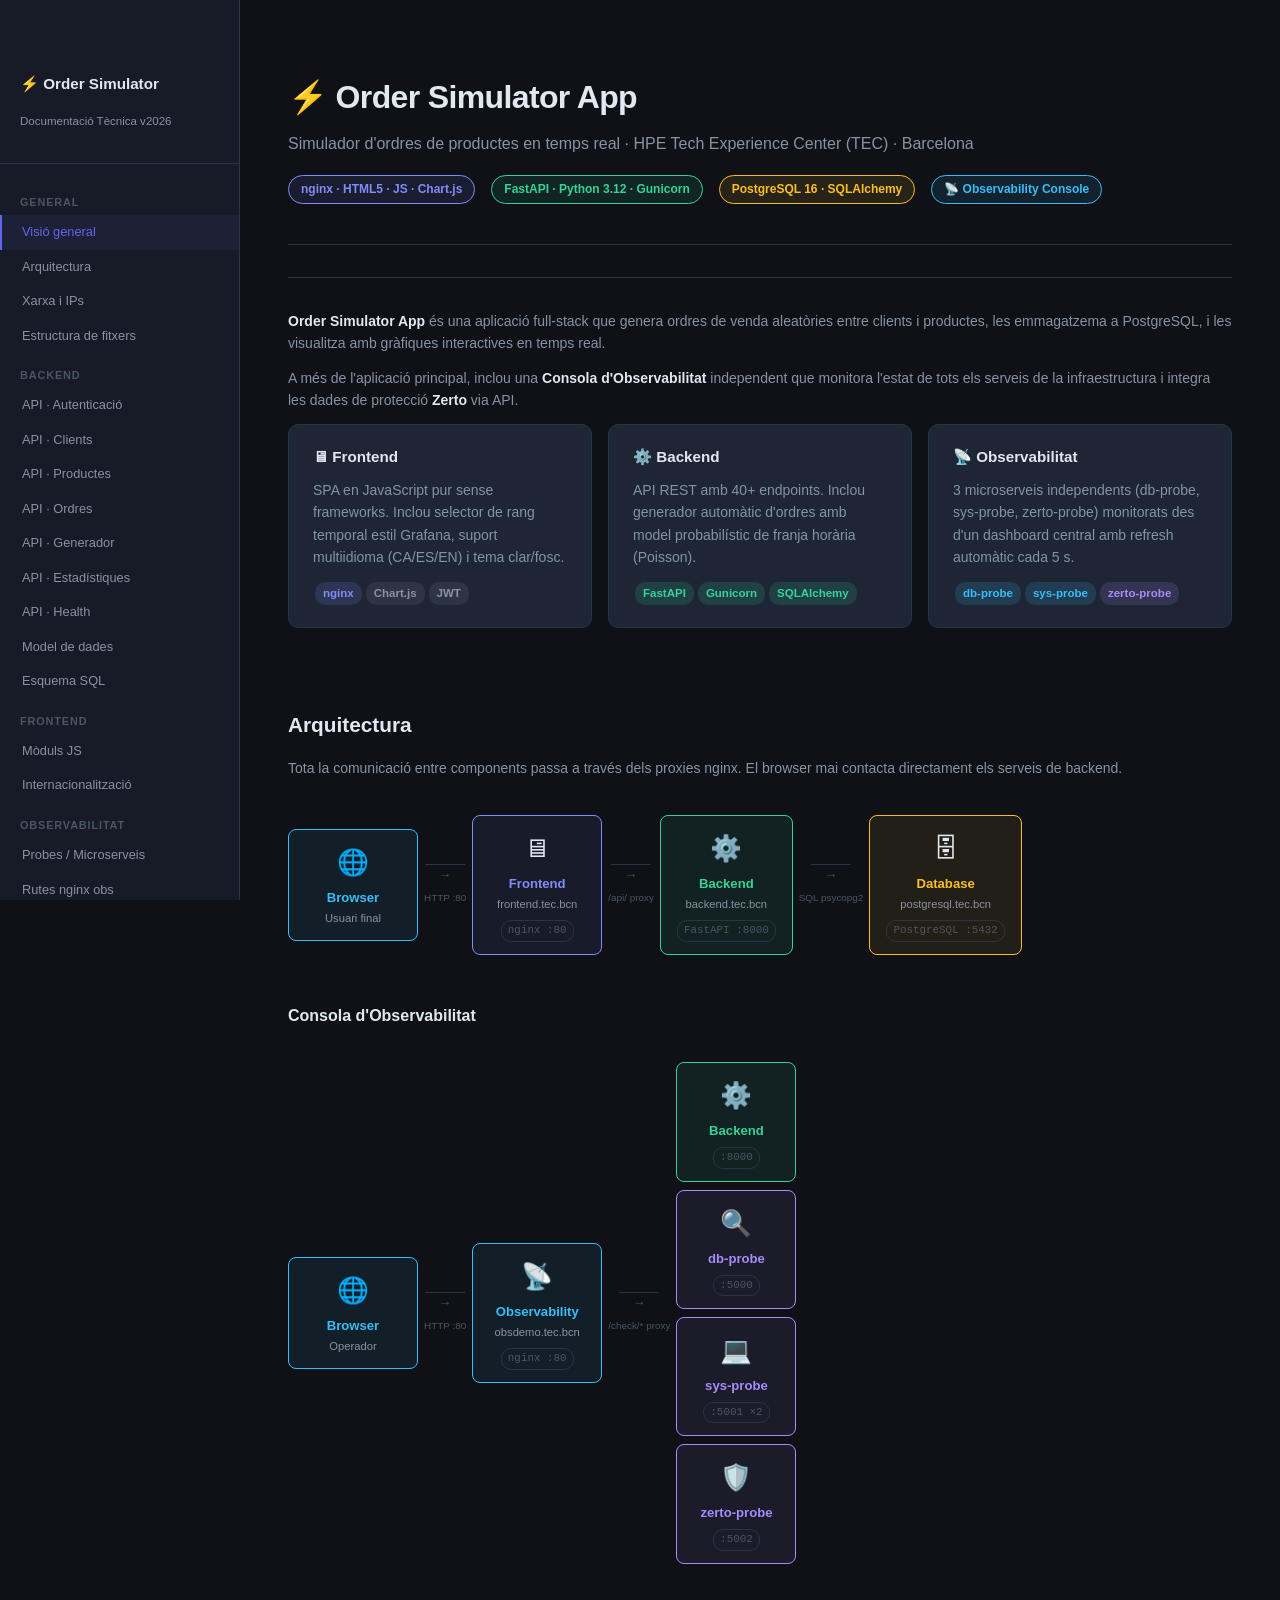
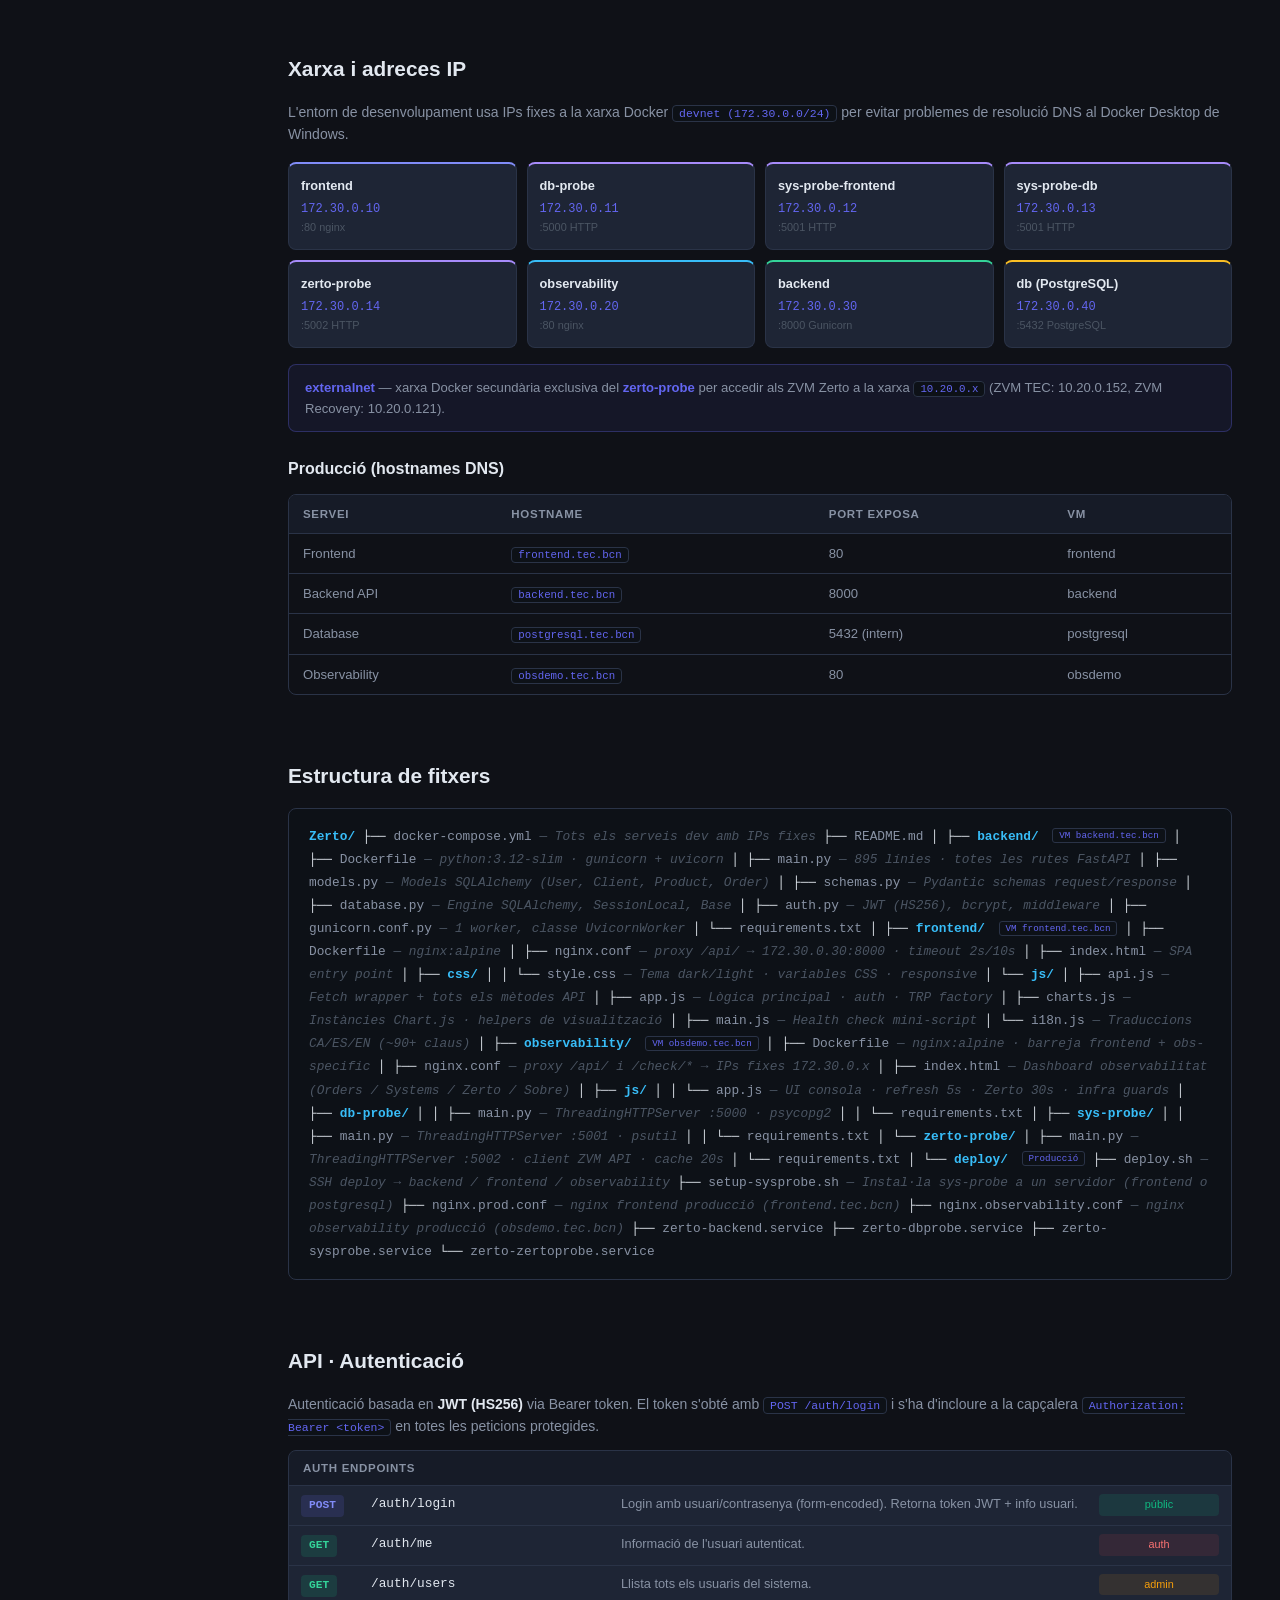
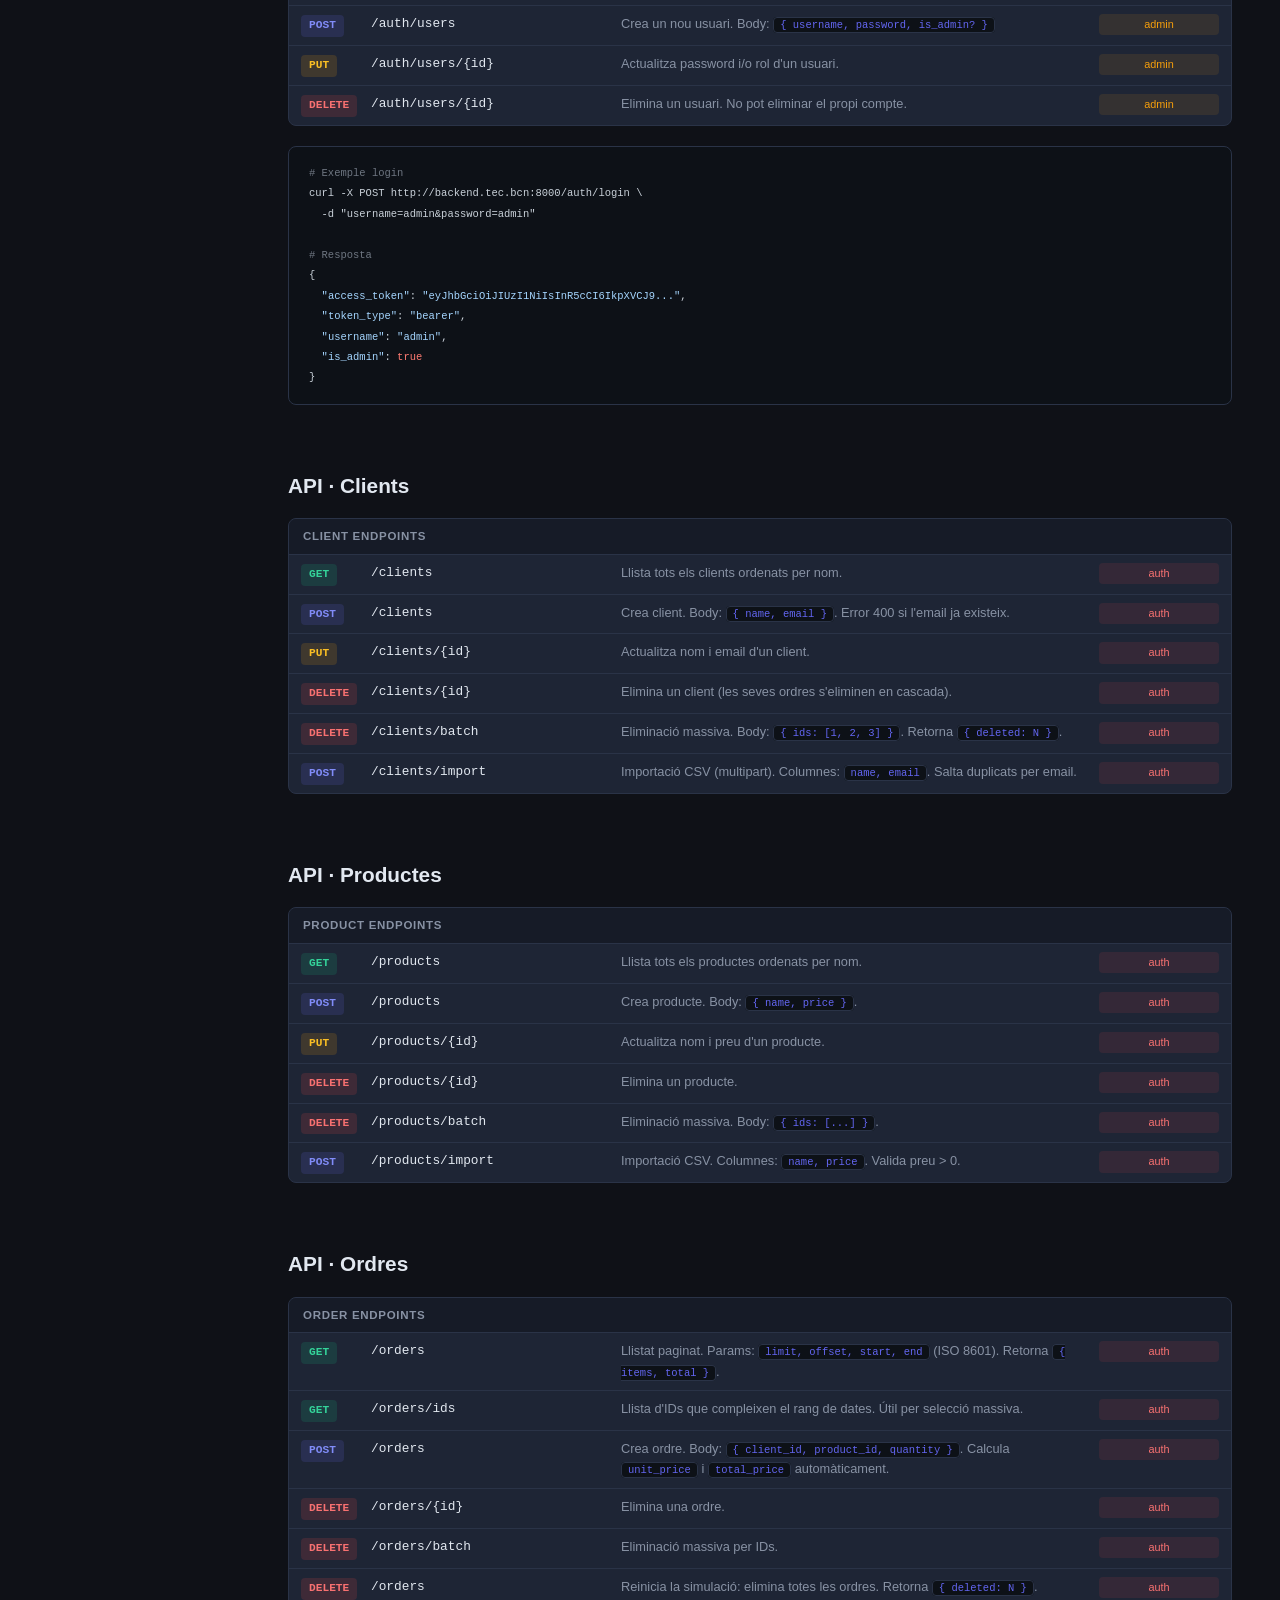
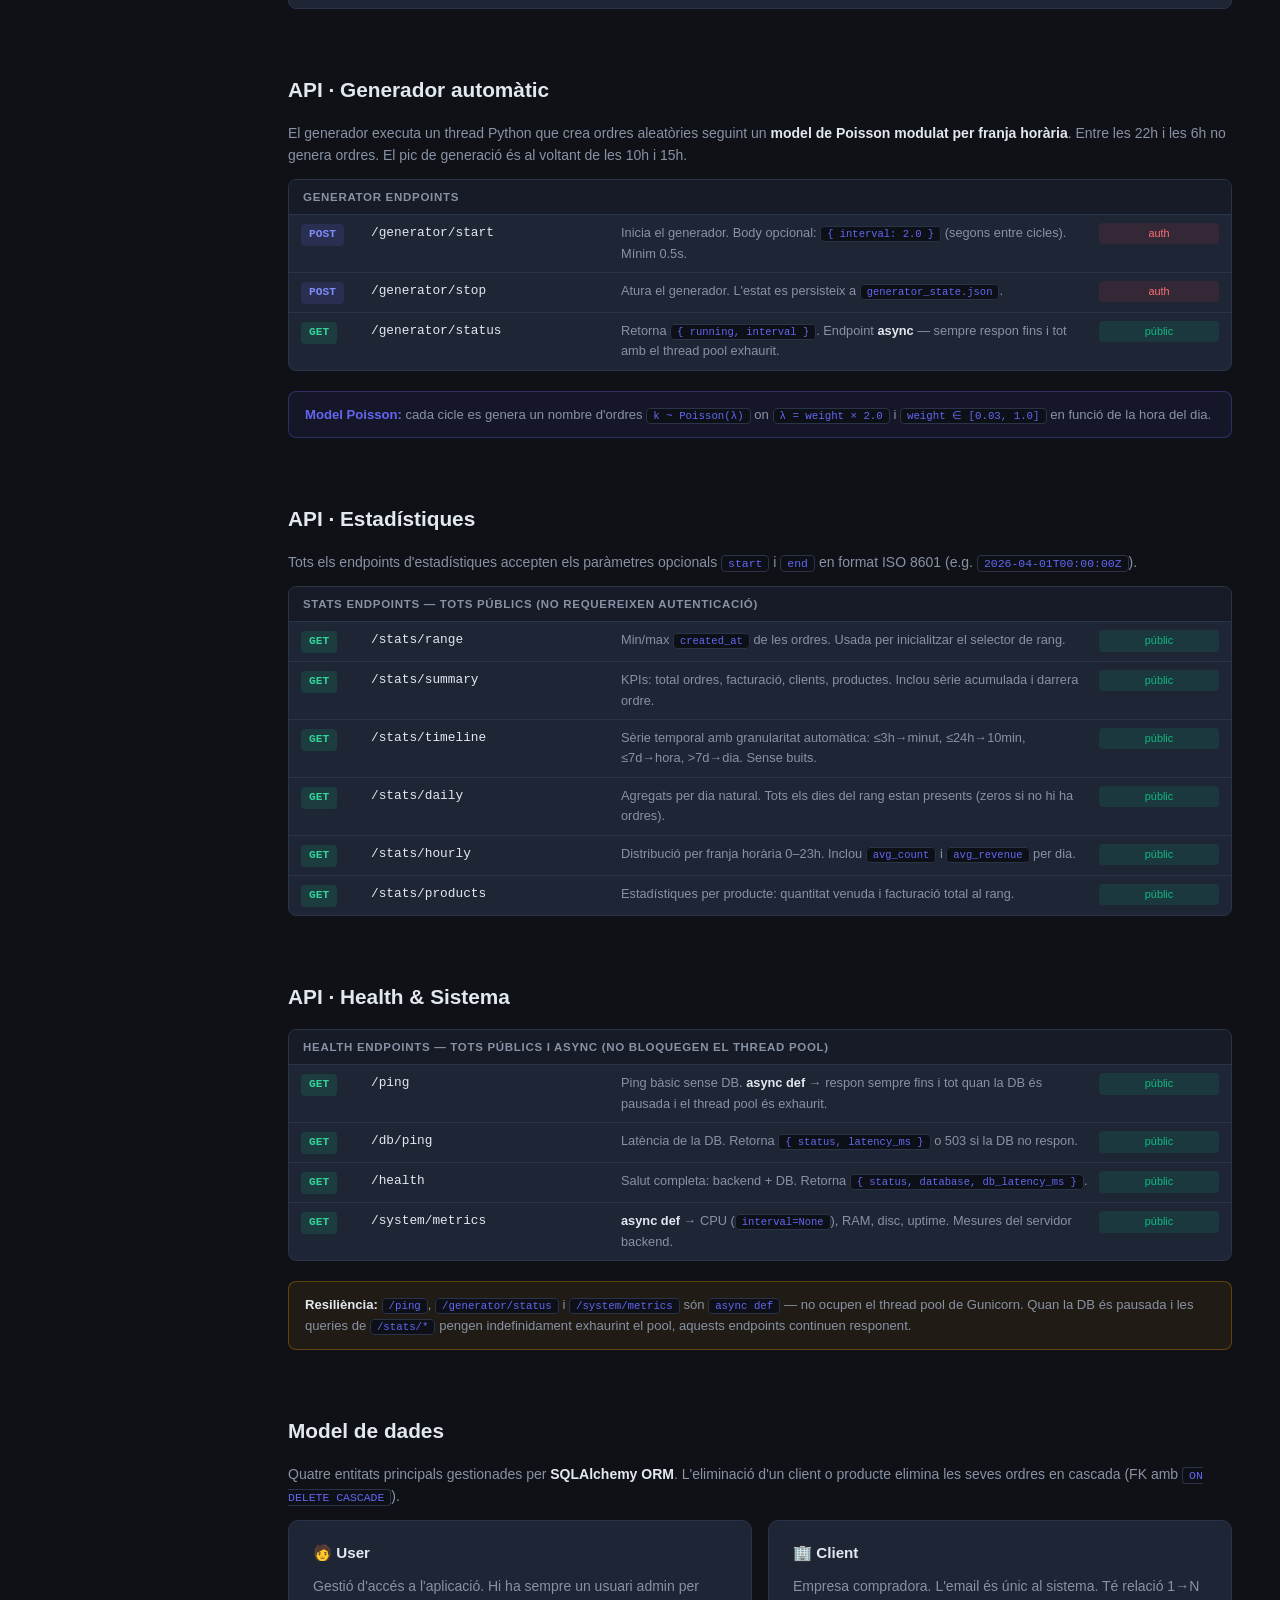
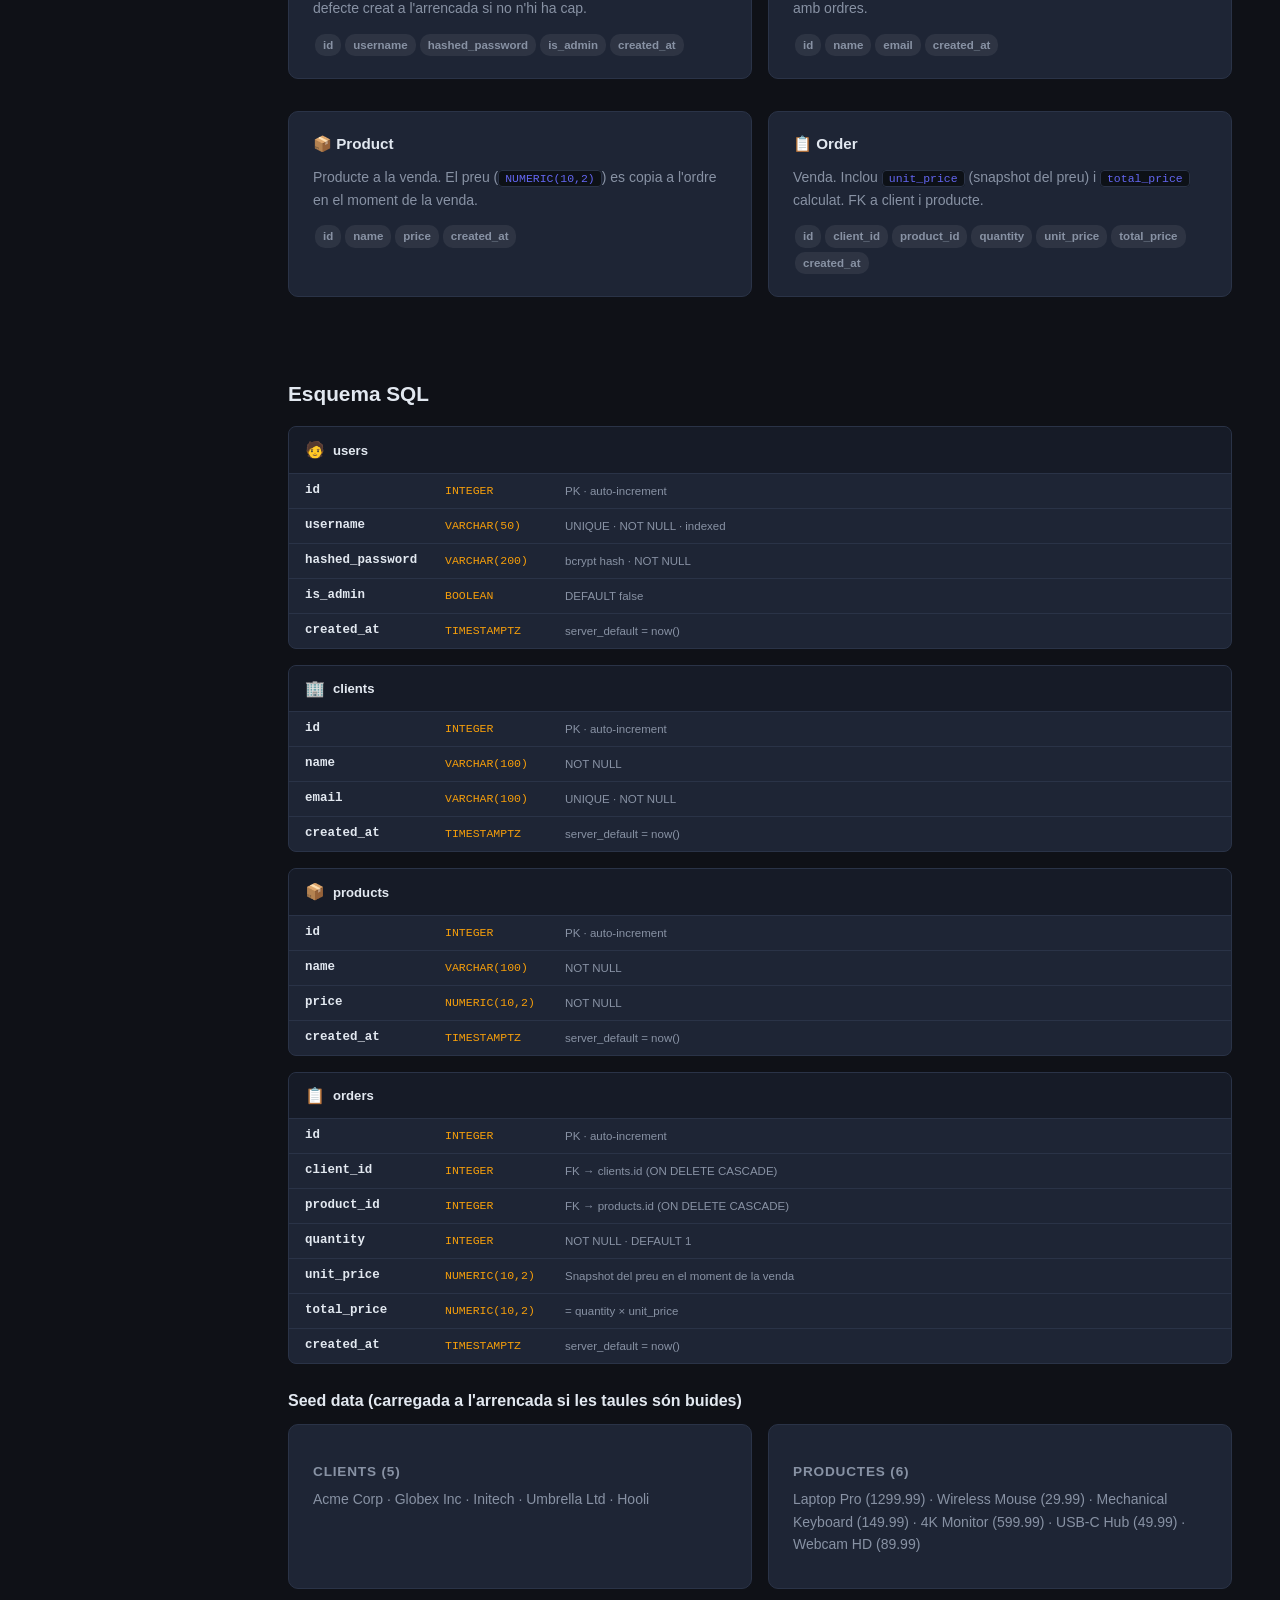
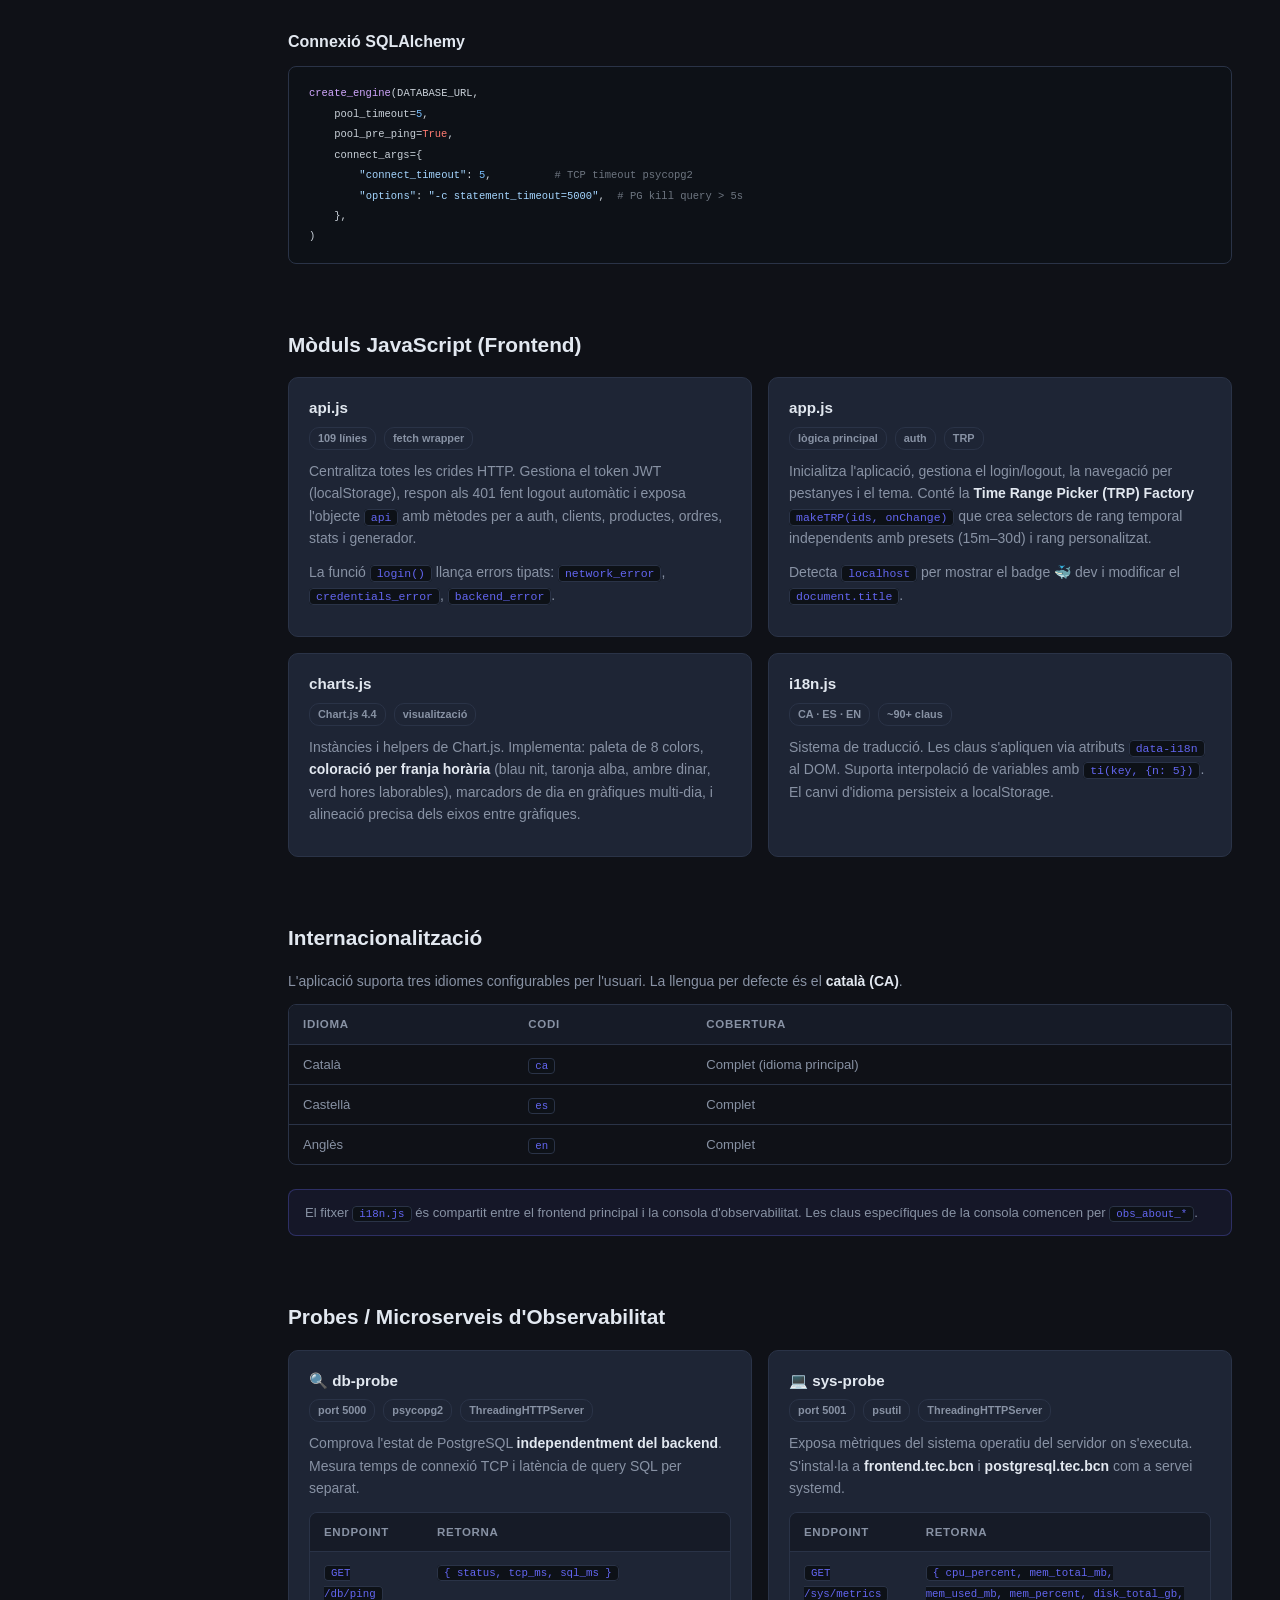
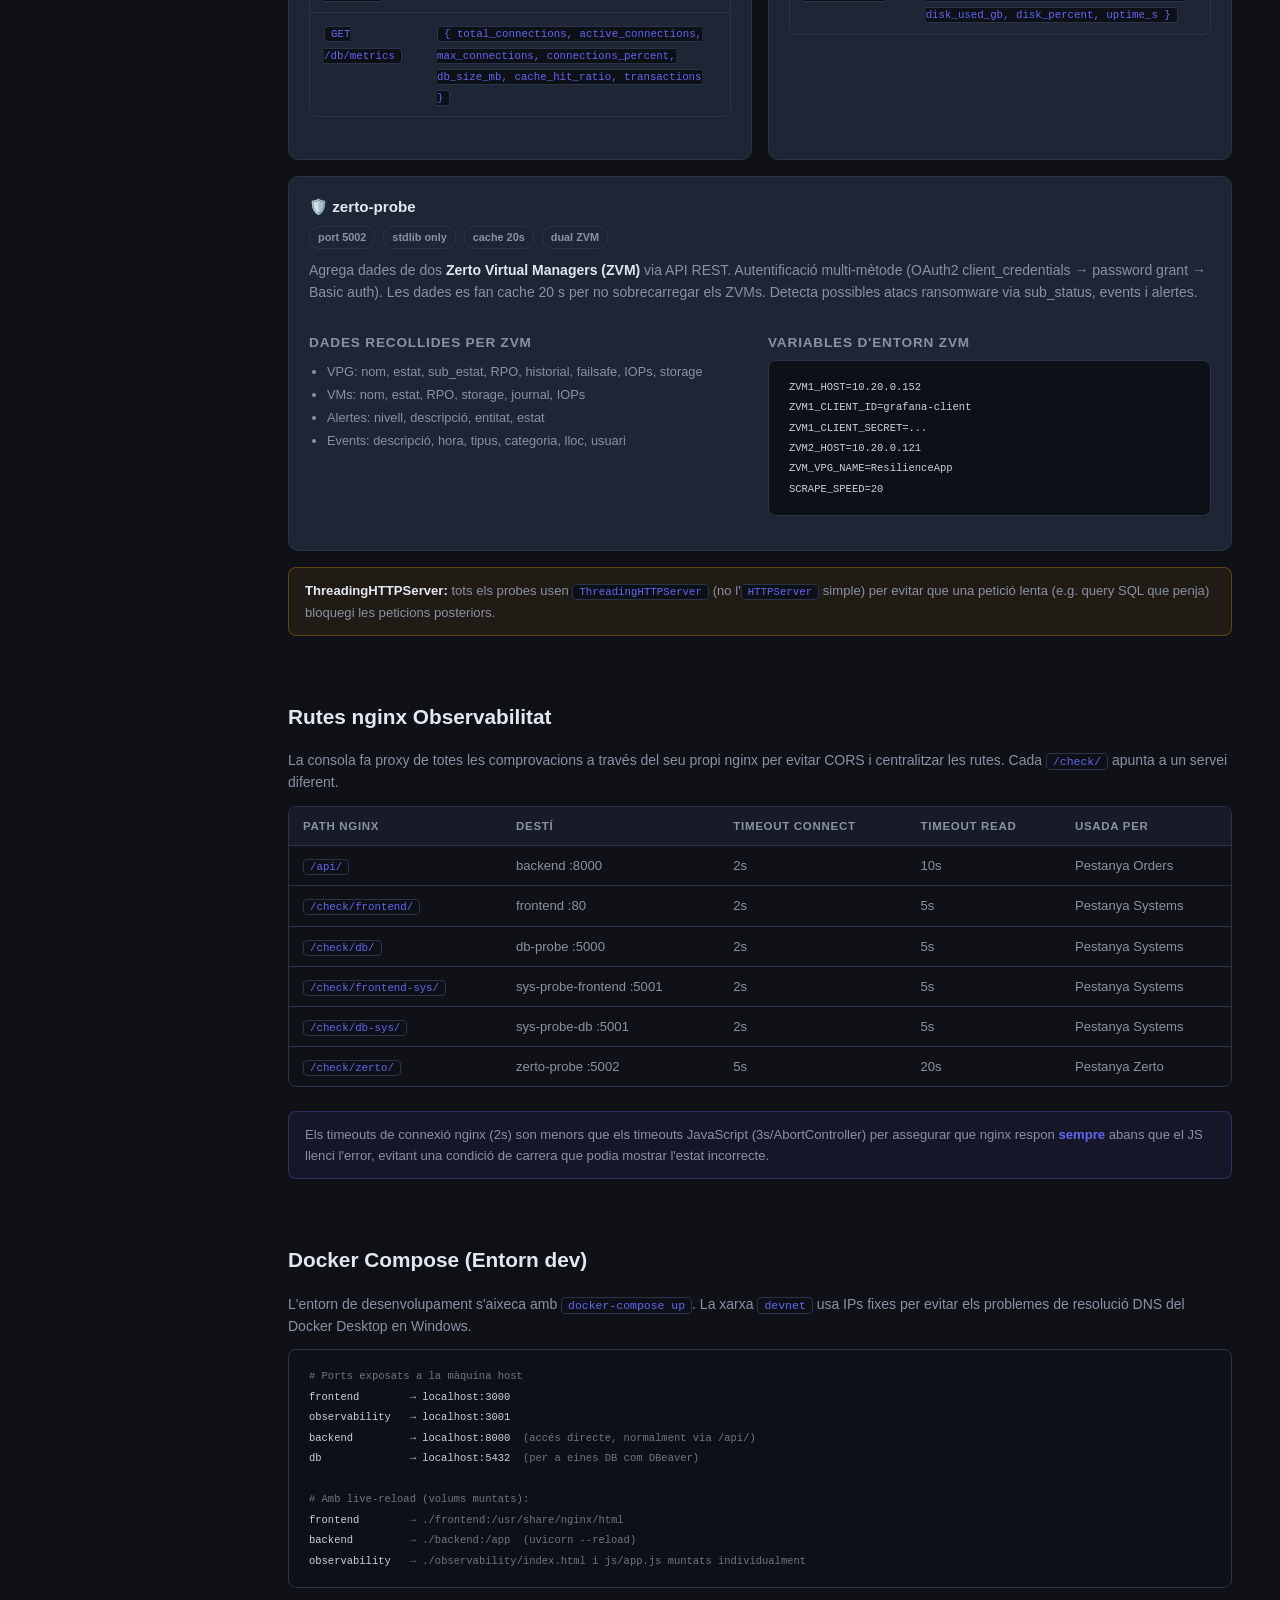
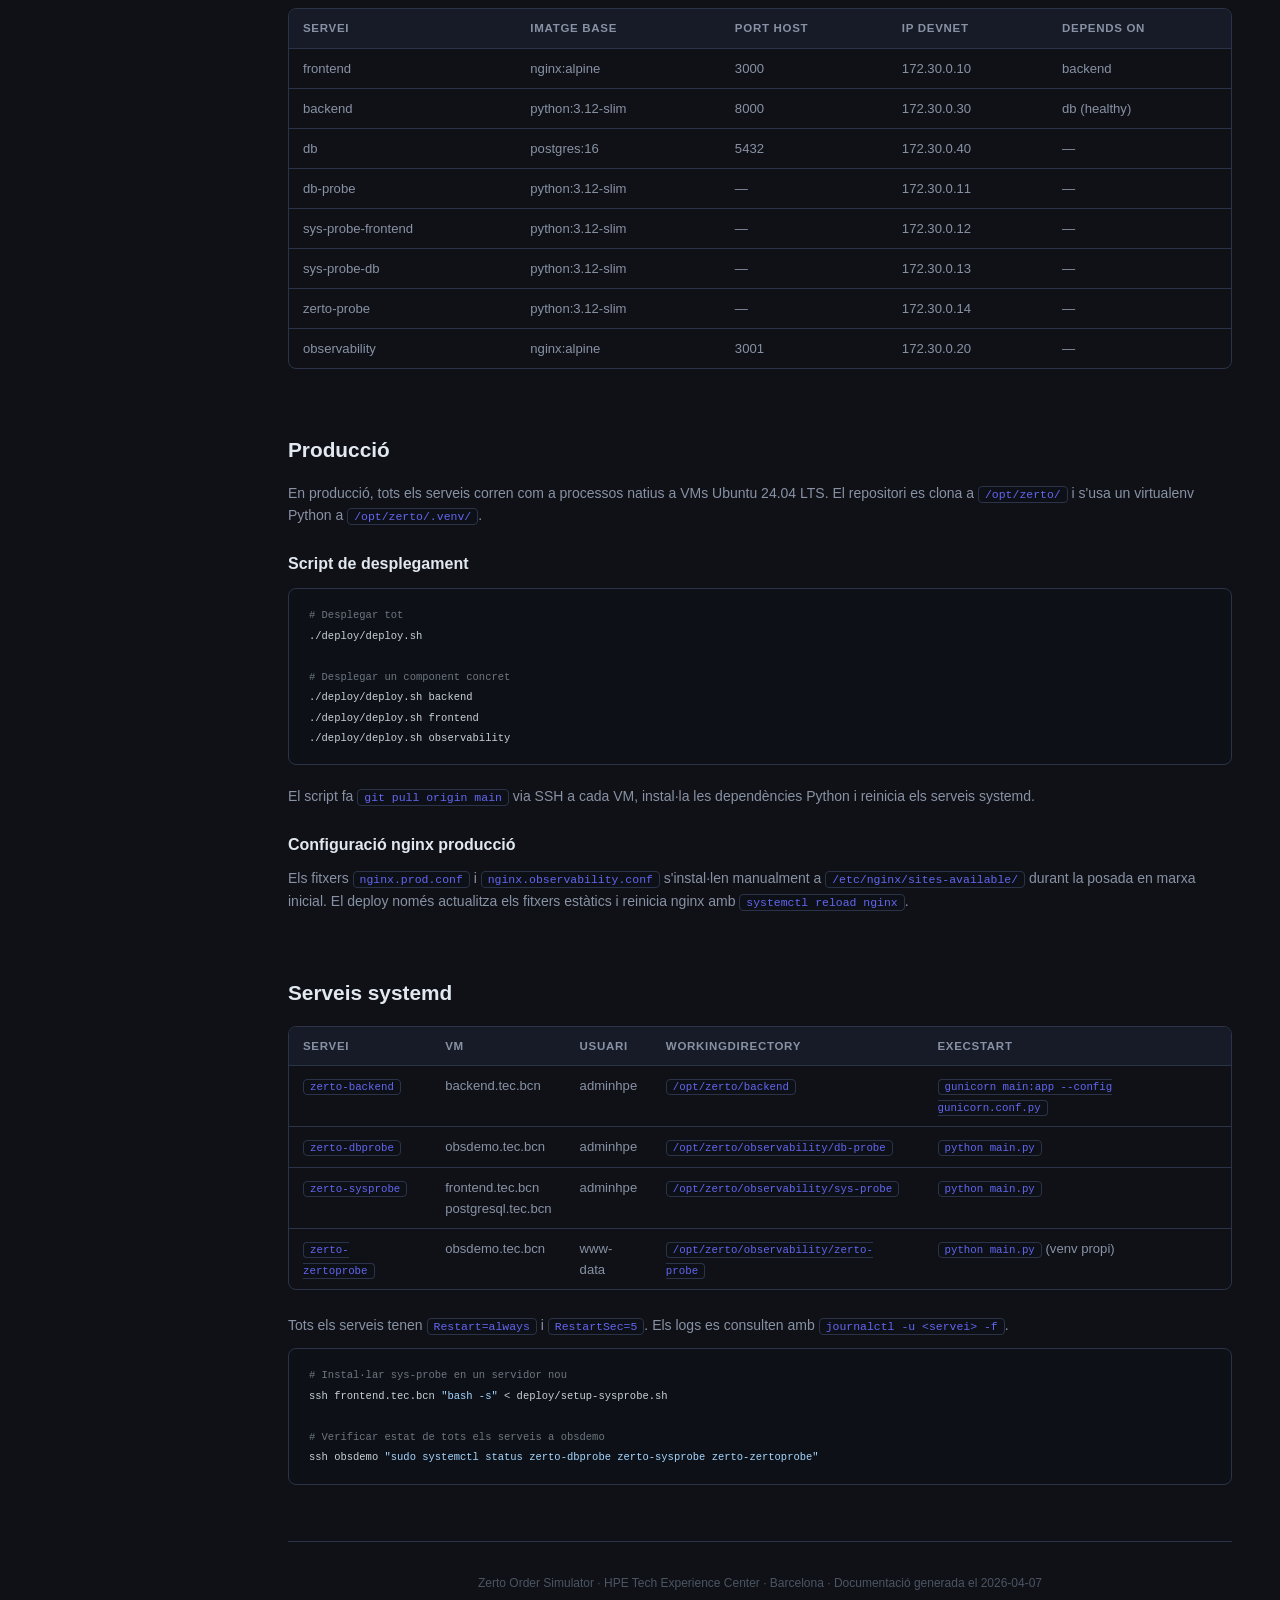
<file: docs/architecture.html>
<!DOCTYPE html>
<html lang="ca">
<head>
  <meta charset="UTF-8" />
  <meta name="viewport" content="width=device-width, initial-scale=1.0" />
  <title>Zerto Order Simulator — Documentació Tècnica</title>
  <style>
    :root {
      --bg: #0f1117;
      --surface: #161b27;
      --card: #1e2535;
      --border: #2a3347;
      --accent: #6366f1;
      --accent2: #10b981;
      --accent3: #f59e0b;
      --accent4: #0ea5e9;
      --text: #e2e8f0;
      --text-muted: #8892a4;
      --text-dim: #4b5563;
      --danger: #ef4444;
      --code-bg: #0d1117;
      --fe: #818cf8;
      --be: #34d399;
      --db: #fbbf24;
      --obs: #38bdf8;
      --probe: #a78bfa;
    }
    *, *::before, *::after { box-sizing: border-box; margin: 0; padding: 0; }
    html { scroll-behavior: smooth; }
    body {
      font-family: -apple-system, BlinkMacSystemFont, 'Segoe UI', sans-serif;
      background: var(--bg);
      color: var(--text);
      line-height: 1.6;
      font-size: 14px;
    }

    /* ── Layout ── */
    .layout { display: flex; min-height: 100vh; }
    .sidebar {
      position: fixed;
      top: 0; left: 0;
      width: 240px;
      height: 100vh;
      background: var(--surface);
      border-right: 1px solid var(--border);
      overflow-y: auto;
      padding: 24px 0 24px;
      z-index: 10;
    }
    .content {
      margin-left: 240px;
      padding: 40px 48px;
      max-width: 1100px;
    }

    /* ── Sidebar ── */
    .sidebar-logo {
      padding: 0 20px 20px;
      border-bottom: 1px solid var(--border);
      margin-bottom: 16px;
    }
    .sidebar-logo h2 { font-size: 0.95rem; font-weight: 700; color: var(--text); }
    .sidebar-logo p { font-size: 0.72rem; color: var(--text-muted); margin-top: 2px; }
    .sidebar-nav a {
      display: block;
      padding: 7px 20px;
      font-size: 0.8rem;
      color: var(--text-muted);
      text-decoration: none;
      border-left: 2px solid transparent;
      transition: all 0.15s;
    }
    .sidebar-nav a:hover { color: var(--text); background: rgba(255,255,255,0.04); }
    .sidebar-nav a.active { color: var(--accent); border-left-color: var(--accent); background: rgba(99,102,241,0.08); }
    .sidebar-section {
      padding: 14px 20px 4px;
      font-size: 0.68rem;
      text-transform: uppercase;
      letter-spacing: 0.08em;
      color: var(--text-dim);
      font-weight: 600;
    }

    /* ── Typography ── */
    h1 { font-size: 2rem; font-weight: 800; letter-spacing: -0.02em; margin-bottom: 8px; }
    h2 { font-size: 1.3rem; font-weight: 700; margin: 40px 0 16px; padding-top: 8px; border-top: 1px solid var(--border); }
    h2:first-of-type { border-top: none; }
    h3 { font-size: 1rem; font-weight: 600; margin: 24px 0 10px; color: var(--text); }
    h4 { font-size: 0.85rem; font-weight: 600; margin: 16px 0 6px; color: var(--text-muted); text-transform: uppercase; letter-spacing: 0.06em; }
    p { margin-bottom: 12px; color: var(--text-muted); }
    strong { color: var(--text); font-weight: 600; }
    code {
      font-family: 'SF Mono', 'Fira Code', 'Consolas', monospace;
      font-size: 0.82em;
      background: var(--code-bg);
      border: 1px solid var(--border);
      padding: 1px 6px;
      border-radius: 4px;
      color: var(--accent);
    }
    pre {
      background: var(--code-bg);
      border: 1px solid var(--border);
      border-radius: 8px;
      padding: 16px 20px;
      overflow-x: auto;
      margin: 12px 0 20px;
      font-size: 0.8rem;
      line-height: 1.6;
    }
    pre code { background: none; border: none; padding: 0; color: #c9d1d9; }
    .kw  { color: #ff7b72; }
    .str { color: #a5d6ff; }
    .cm  { color: #6e7681; }
    .fn  { color: #d2a8ff; }
    .nb  { color: #79c0ff; }
    .dec { color: #ffa657; }

    /* ── Hero ── */
    .hero {
      padding: 32px 0 40px;
      border-bottom: 1px solid var(--border);
      margin-bottom: 0;
    }
    .hero-subtitle { font-size: 1rem; color: var(--text-muted); margin-top: 6px; }
    .hero-meta { display: flex; gap: 16px; margin-top: 18px; flex-wrap: wrap; }
    .hero-badge {
      display: inline-flex; align-items: center; gap: 6px;
      font-size: 0.75rem; font-weight: 600;
      padding: 4px 12px; border-radius: 20px;
      border: 1px solid var(--border);
      color: var(--text-muted);
    }
    .hero-badge.fe { border-color: var(--fe); color: var(--fe); background: rgba(129,140,248,.1); }
    .hero-badge.be { border-color: var(--be); color: var(--be); background: rgba(52,211,153,.1); }
    .hero-badge.db { border-color: var(--db); color: var(--db); background: rgba(251,191,36,.1); }
    .hero-badge.obs { border-color: var(--obs); color: var(--obs); background: rgba(56,189,248,.1); }

    /* ── Cards ── */
    .card {
      background: var(--card);
      border: 1px solid var(--border);
      border-radius: 10px;
      padding: 20px 24px;
      margin-bottom: 16px;
    }
    .card-grid { display: grid; grid-template-columns: 1fr 1fr; gap: 16px; margin-bottom: 16px; }
    .card-grid-3 { display: grid; grid-template-columns: 1fr 1fr 1fr; gap: 16px; margin-bottom: 16px; }
    .card h3 { margin-top: 0; font-size: 0.95rem; }

    /* ── Tables ── */
    .table-wrap { overflow-x: auto; margin: 12px 0 24px; border-radius: 8px; border: 1px solid var(--border); }
    table { width: 100%; border-collapse: collapse; font-size: 0.82rem; }
    thead th {
      background: var(--surface);
      padding: 10px 14px;
      text-align: left;
      font-size: 0.72rem;
      text-transform: uppercase;
      letter-spacing: 0.06em;
      color: var(--text-muted);
      border-bottom: 1px solid var(--border);
      white-space: nowrap;
    }
    tbody td {
      padding: 9px 14px;
      border-bottom: 1px solid var(--border);
      color: var(--text-muted);
      vertical-align: top;
    }
    tbody tr:last-child td { border-bottom: none; }
    tbody tr:hover td { background: rgba(255,255,255,0.03); }

    /* ── Method badges ── */
    .method {
      display: inline-block;
      padding: 2px 8px;
      border-radius: 4px;
      font-size: 0.7rem;
      font-weight: 700;
      font-family: monospace;
      white-space: nowrap;
    }
    .GET    { background: rgba(16,185,129,.15); color: #34d399; }
    .POST   { background: rgba(99,102,241,.15);  color: #818cf8; }
    .PUT    { background: rgba(245,158,11,.15);  color: #fbbf24; }
    .DELETE { background: rgba(239,68,68,.15);   color: #f87171; }

    /* ── Architecture diagram ── */
    .arch {
      display: flex;
      align-items: center;
      gap: 0;
      overflow-x: auto;
      padding: 24px 0;
    }
    .arch-node {
      display: flex;
      flex-direction: column;
      align-items: center;
      flex-shrink: 0;
    }
    .arch-box {
      border: 1px solid var(--border);
      border-radius: 8px;
      padding: 12px 16px;
      min-width: 130px;
      text-align: center;
    }
    .arch-box .icon { font-size: 1.6rem; margin-bottom: 4px; }
    .arch-box .name { font-size: 0.82rem; font-weight: 700; }
    .arch-box .sub { font-size: 0.7rem; color: var(--text-muted); margin-top: 2px; }
    .arch-box .port { font-size: 0.68rem; color: var(--text-dim); margin-top: 6px; font-family: monospace; border: 1px solid var(--border); display: inline-block; padding: 1px 6px; border-radius: 10px; }
    .arch-box.fe  { background: rgba(129,140,248,.08); border-color: var(--fe); }
    .arch-box.fe  .name { color: var(--fe); }
    .arch-box.be  { background: rgba(52,211,153,.08);  border-color: var(--be); }
    .arch-box.be  .name { color: var(--be); }
    .arch-box.db  { background: rgba(251,191,36,.08);  border-color: var(--db); }
    .arch-box.db  .name { color: var(--db); }
    .arch-box.obs { background: rgba(56,189,248,.08);  border-color: var(--obs); }
    .arch-box.obs .name { color: var(--obs); }
    .arch-box.probe { background: rgba(167,139,250,.08); border-color: var(--probe); }
    .arch-box.probe .name { color: var(--probe); }
    .arch-arrow {
      display: flex;
      flex-direction: column;
      align-items: center;
      padding: 0 6px;
      flex-shrink: 0;
    }
    .arch-arrow .line { width: 40px; height: 1px; background: var(--border); }
    .arch-arrow .label { font-size: 0.62rem; color: var(--text-dim); white-space: nowrap; margin-top: 4px; }
    .arch-arrow .tip { color: var(--text-dim); font-size: 0.8rem; }

    /* ── Network grid ── */
    .net-grid { display: grid; grid-template-columns: repeat(4, 1fr); gap: 10px; margin: 16px 0; }
    .net-node {
      background: var(--card);
      border: 1px solid var(--border);
      border-radius: 8px;
      padding: 12px;
      font-size: 0.8rem;
    }
    .net-node .ip { font-family: monospace; font-size: 0.75rem; color: var(--accent); margin-top: 4px; }
    .net-node .port { font-size: 0.68rem; color: var(--text-dim); }
    .net-node.fe  { border-top: 2px solid var(--fe); }
    .net-node.be  { border-top: 2px solid var(--be); }
    .net-node.db  { border-top: 2px solid var(--db); }
    .net-node.obs { border-top: 2px solid var(--obs); }
    .net-node.probe { border-top: 2px solid var(--probe); }

    /* ── DB schema ── */
    .db-table {
      background: var(--card);
      border: 1px solid var(--border);
      border-radius: 8px;
      overflow: hidden;
      margin-bottom: 16px;
    }
    .db-table-header {
      background: var(--surface);
      padding: 10px 16px;
      font-size: 0.82rem;
      font-weight: 700;
      display: flex;
      align-items: center;
      gap: 8px;
      border-bottom: 1px solid var(--border);
    }
    .db-table-header .icon { font-size: 1rem; }
    .db-col {
      display: grid;
      grid-template-columns: 140px 120px 1fr;
      padding: 7px 16px;
      border-bottom: 1px solid var(--border);
      font-size: 0.78rem;
      align-items: center;
    }
    .db-col:last-child { border-bottom: none; }
    .db-col .col-name { font-family: monospace; color: var(--text); font-weight: 600; }
    .db-col .col-type { font-family: monospace; color: var(--accent3); font-size: 0.72rem; }
    .db-col .col-note { color: var(--text-muted); font-size: 0.72rem; }
    .pk  { color: var(--accent3); }
    .fk  { color: var(--accent4); }
    .uq  { color: var(--accent2); }

    /* ── File tree ── */
    .filetree {
      background: var(--code-bg);
      border: 1px solid var(--border);
      border-radius: 8px;
      padding: 16px 20px;
      font-family: monospace;
      font-size: 0.8rem;
      line-height: 1.8;
      overflow-x: auto;
    }
    .filetree .dir   { color: var(--obs); font-weight: 700; }
    .filetree .file  { color: var(--text-muted); }
    .filetree .desc  { color: var(--text-dim); font-style: italic; }
    .filetree .badge { color: var(--accent); font-size: 0.72em; border: 1px solid var(--border); padding: 1px 6px; border-radius: 3px; vertical-align: middle; margin-left: 6px; }

    /* ── Service cards ── */
    .service-grid { display: grid; grid-template-columns: 1fr 1fr; gap: 16px; margin-bottom: 16px; }
    .service-card {
      background: var(--card);
      border: 1px solid var(--border);
      border-radius: 10px;
      padding: 18px 20px;
    }
    .service-card h3 { margin: 0 0 6px; font-size: 0.95rem; }
    .service-card .svc-meta { display: flex; gap: 8px; margin-bottom: 10px; flex-wrap: wrap; }
    .svc-tag {
      font-size: 0.68rem;
      padding: 2px 8px;
      border-radius: 10px;
      border: 1px solid var(--border);
      color: var(--text-muted);
      font-weight: 600;
    }

    /* ── Endpoint groups ── */
    .endpoint-group { margin-bottom: 28px; }
    .endpoint-group h3 { color: var(--text); margin-bottom: 8px; }
    .ep-row {
      display: grid;
      grid-template-columns: 60px 240px 1fr 120px;
      gap: 10px;
      padding: 8px 12px;
      border-bottom: 1px solid var(--border);
      align-items: start;
      font-size: 0.8rem;
    }
    .ep-row:last-child { border-bottom: none; }
    .ep-row:hover { background: rgba(255,255,255,.03); }
    .ep-block {
      background: var(--card);
      border: 1px solid var(--border);
      border-radius: 8px;
      overflow: hidden;
      margin-bottom: 20px;
    }
    .ep-block-header {
      background: var(--surface);
      padding: 8px 14px;
      font-size: 0.72rem;
      font-weight: 700;
      text-transform: uppercase;
      letter-spacing: 0.06em;
      color: var(--text-muted);
      border-bottom: 1px solid var(--border);
    }
    .ep-path { font-family: monospace; color: var(--text); }
    .ep-desc { color: var(--text-muted); }
    .ep-auth { font-size: 0.68rem; padding: 2px 6px; border-radius: 4px; text-align: center; }
    .ep-auth.pub  { background: rgba(16,185,129,.12); color: var(--accent2); }
    .ep-auth.priv { background: rgba(239,68,68,.1);   color: #f87171; }
    .ep-auth.adm  { background: rgba(245,158,11,.1);  color: var(--accent3); }

    /* ── Misc ── */
    .section { margin-bottom: 56px; }
    .divider { height: 1px; background: var(--border); margin: 32px 0; }
    .note {
      background: rgba(99,102,241,.08);
      border: 1px solid rgba(99,102,241,.3);
      border-radius: 8px;
      padding: 12px 16px;
      font-size: 0.82rem;
      color: var(--text-muted);
      margin: 12px 0 20px;
    }
    .note strong { color: var(--accent); }
    .warn {
      background: rgba(245,158,11,.08);
      border: 1px solid rgba(245,158,11,.3);
      border-radius: 8px;
      padding: 12px 16px;
      font-size: 0.82rem;
      color: var(--text-muted);
      margin: 12px 0 20px;
    }
    .chip {
      display: inline-block;
      font-size: 0.72rem;
      font-weight: 600;
      padding: 2px 8px;
      border-radius: 10px;
      margin: 2px;
    }
    .chip.fe    { background: rgba(129,140,248,.15); color: var(--fe); }
    .chip.be    { background: rgba(52,211,153,.15);  color: var(--be); }
    .chip.db    { background: rgba(251,191,36,.15);  color: var(--db); }
    .chip.obs   { background: rgba(56,189,248,.15);  color: var(--obs); }
    .chip.probe { background: rgba(167,139,250,.15); color: var(--probe); }
    .chip.grey  { background: rgba(255,255,255,.07); color: var(--text-muted); }

    @media (max-width: 900px) {
      .sidebar { display: none; }
      .content { margin-left: 0; padding: 24px 20px; }
      .card-grid, .card-grid-3, .service-grid, .net-grid { grid-template-columns: 1fr; }
      .ep-row { grid-template-columns: 60px 1fr; }
      .ep-row .ep-desc, .ep-row .ep-auth { display: none; }
    }
  </style>
</head>
<body>

<!-- ── Sidebar ── -->
<div class="layout">
<aside class="sidebar">
  <div class="sidebar-logo">
    <h2>⚡ Order Simulator</h2>
    <p>Documentació Tècnica v2026</p>
  </div>
  <nav class="sidebar-nav">
    <div class="sidebar-section">General</div>
    <a href="#overview">Visió general</a>
    <a href="#architecture">Arquitectura</a>
    <a href="#network">Xarxa i IPs</a>
    <a href="#filetree">Estructura de fitxers</a>

    <div class="sidebar-section">Backend</div>
    <a href="#api-auth">API · Autenticació</a>
    <a href="#api-clients">API · Clients</a>
    <a href="#api-products">API · Productes</a>
    <a href="#api-orders">API · Ordres</a>
    <a href="#api-generator">API · Generador</a>
    <a href="#api-stats">API · Estadístiques</a>
    <a href="#api-health">API · Health</a>
    <a href="#datamodel">Model de dades</a>
    <a href="#dbschema">Esquema SQL</a>

    <div class="sidebar-section">Frontend</div>
    <a href="#frontend-modules">Mòduls JS</a>
    <a href="#i18n">Internacionalització</a>

    <div class="sidebar-section">Observabilitat</div>
    <a href="#probes">Probes / Microserveis</a>
    <a href="#obs-routes">Rutes nginx obs</a>

    <div class="sidebar-section">Desplegament</div>
    <a href="#docker">Docker Compose</a>
    <a href="#production">Producció</a>
    <a href="#systemd">Serveis systemd</a>
  </nav>
</aside>

<!-- ── Content ── -->
<main class="content">

  <!-- HERO -->
  <section class="hero" id="overview">
    <h1>⚡ Order Simulator App</h1>
    <p class="hero-subtitle">Simulador d'ordres de productes en temps real · HPE Tech Experience Center (TEC) · Barcelona</p>
    <div class="hero-meta">
      <span class="hero-badge fe">nginx · HTML5 · JS · Chart.js</span>
      <span class="hero-badge be">FastAPI · Python 3.12 · Gunicorn</span>
      <span class="hero-badge db">PostgreSQL 16 · SQLAlchemy</span>
      <span class="hero-badge obs">📡 Observability Console</span>
    </div>
  </section>

  <div class="divider"></div>

  <!-- OVERVIEW -->
  <section class="section">
    <p><strong>Order Simulator App</strong> és una aplicació full-stack que genera ordres de venda aleatòries entre clients i productes, les emmagatzema a PostgreSQL, i les visualitza amb gràfiques interactives en temps real.</p>
    <p>A més de l'aplicació principal, inclou una <strong>Consola d'Observabilitat</strong> independent que monitora l'estat de tots els serveis de la infraestructura i integra les dades de protecció <strong>Zerto</strong> via API.</p>

    <div class="card-grid-3">
      <div class="card">
        <h3>🖥 Frontend</h3>
        <p>SPA en JavaScript pur sense frameworks. Inclou selector de rang temporal estil Grafana, suport multiidioma (CA/ES/EN) i tema clar/fosc.</p>
        <div><span class="chip fe">nginx</span><span class="chip grey">Chart.js</span><span class="chip grey">JWT</span></div>
      </div>
      <div class="card">
        <h3>⚙️ Backend</h3>
        <p>API REST amb 40+ endpoints. Inclou generador automàtic d'ordres amb model probabilístic de franja horària (Poisson).</p>
        <div><span class="chip be">FastAPI</span><span class="chip be">Gunicorn</span><span class="chip be">SQLAlchemy</span></div>
      </div>
      <div class="card">
        <h3>📡 Observabilitat</h3>
        <p>3 microserveis independents (db-probe, sys-probe, zerto-probe) monitorats des d'un dashboard central amb refresh automàtic cada 5 s.</p>
        <div><span class="chip obs">db-probe</span><span class="chip obs">sys-probe</span><span class="chip probe">zerto-probe</span></div>
      </div>
    </div>
  </section>

  <!-- ARCHITECTURE -->
  <section class="section" id="architecture">
    <h2>Arquitectura</h2>
    <p>Tota la comunicació entre components passa a través dels proxies nginx. El browser mai contacta directament els serveis de backend.</p>

    <div class="arch">
      <div class="arch-node">
        <div class="arch-box obs">
          <div class="icon">🌐</div>
          <div class="name">Browser</div>
          <div class="sub">Usuari final</div>
        </div>
      </div>
      <div class="arch-arrow">
        <div class="line"></div>
        <div class="tip">→</div>
        <div class="label">HTTP :80</div>
      </div>
      <div class="arch-node">
        <div class="arch-box fe">
          <div class="icon">🖥</div>
          <div class="name">Frontend</div>
          <div class="sub">frontend.tec.bcn</div>
          <div class="port">nginx :80</div>
        </div>
      </div>
      <div class="arch-arrow">
        <div class="line"></div>
        <div class="tip">→</div>
        <div class="label">/api/ proxy</div>
      </div>
      <div class="arch-node">
        <div class="arch-box be">
          <div class="icon">⚙️</div>
          <div class="name">Backend</div>
          <div class="sub">backend.tec.bcn</div>
          <div class="port">FastAPI :8000</div>
        </div>
      </div>
      <div class="arch-arrow">
        <div class="line"></div>
        <div class="tip">→</div>
        <div class="label">SQL psycopg2</div>
      </div>
      <div class="arch-node">
        <div class="arch-box db">
          <div class="icon">🗄</div>
          <div class="name">Database</div>
          <div class="sub">postgresql.tec.bcn</div>
          <div class="port">PostgreSQL :5432</div>
        </div>
      </div>
    </div>

    <h3>Consola d'Observabilitat</h3>
    <div class="arch">
      <div class="arch-node">
        <div class="arch-box obs">
          <div class="icon">🌐</div>
          <div class="name">Browser</div>
          <div class="sub">Operador</div>
        </div>
      </div>
      <div class="arch-arrow">
        <div class="line"></div>
        <div class="tip">→</div>
        <div class="label">HTTP :80</div>
      </div>
      <div class="arch-node">
        <div class="arch-box obs">
          <div class="icon">📡</div>
          <div class="name">Observability</div>
          <div class="sub">obsdemo.tec.bcn</div>
          <div class="port">nginx :80</div>
        </div>
      </div>
      <div class="arch-arrow">
        <div class="line"></div>
        <div class="tip">→</div>
        <div class="label">/check/* proxy</div>
      </div>
      <div class="arch-node" style="display:flex;flex-direction:column;gap:8px">
        <div class="arch-box be" style="min-width:120px">
          <div class="icon">⚙️</div>
          <div class="name">Backend</div>
          <div class="port">:8000</div>
        </div>
        <div class="arch-box probe" style="min-width:120px">
          <div class="icon">🔍</div>
          <div class="name">db-probe</div>
          <div class="port">:5000</div>
        </div>
        <div class="arch-box probe" style="min-width:120px">
          <div class="icon">💻</div>
          <div class="name">sys-probe</div>
          <div class="port">:5001 ×2</div>
        </div>
        <div class="arch-box probe" style="min-width:120px">
          <div class="icon">🛡️</div>
          <div class="name">zerto-probe</div>
          <div class="port">:5002</div>
        </div>
      </div>
    </div>
  </section>

  <!-- NETWORK -->
  <section class="section" id="network">
    <h2>Xarxa i adreces IP</h2>
    <p>L'entorn de desenvolupament usa IPs fixes a la xarxa Docker <code>devnet (172.30.0.0/24)</code> per evitar problemes de resolució DNS al Docker Desktop de Windows.</p>

    <div class="net-grid">
      <div class="net-node fe">
        <strong>frontend</strong>
        <div class="ip">172.30.0.10</div>
        <div class="port">:80 nginx</div>
      </div>
      <div class="net-node probe">
        <strong>db-probe</strong>
        <div class="ip">172.30.0.11</div>
        <div class="port">:5000 HTTP</div>
      </div>
      <div class="net-node probe">
        <strong>sys-probe-frontend</strong>
        <div class="ip">172.30.0.12</div>
        <div class="port">:5001 HTTP</div>
      </div>
      <div class="net-node probe">
        <strong>sys-probe-db</strong>
        <div class="ip">172.30.0.13</div>
        <div class="port">:5001 HTTP</div>
      </div>
      <div class="net-node probe">
        <strong>zerto-probe</strong>
        <div class="ip">172.30.0.14</div>
        <div class="port">:5002 HTTP</div>
      </div>
      <div class="net-node obs">
        <strong>observability</strong>
        <div class="ip">172.30.0.20</div>
        <div class="port">:80 nginx</div>
      </div>
      <div class="net-node be">
        <strong>backend</strong>
        <div class="ip">172.30.0.30</div>
        <div class="port">:8000 Gunicorn</div>
      </div>
      <div class="net-node db">
        <strong>db (PostgreSQL)</strong>
        <div class="ip">172.30.0.40</div>
        <div class="port">:5432 PostgreSQL</div>
      </div>
    </div>

    <div class="note">
      <strong>externalnet</strong> — xarxa Docker secundària exclusiva del <strong>zerto-probe</strong> per accedir als ZVM Zerto a la xarxa <code>10.20.0.x</code> (ZVM TEC: 10.20.0.152, ZVM Recovery: 10.20.0.121).
    </div>

    <h3>Producció (hostnames DNS)</h3>
    <div class="table-wrap">
      <table>
        <thead><tr><th>Servei</th><th>Hostname</th><th>Port exposa</th><th>VM</th></tr></thead>
        <tbody>
          <tr><td>Frontend</td><td><code>frontend.tec.bcn</code></td><td>80</td><td>frontend</td></tr>
          <tr><td>Backend API</td><td><code>backend.tec.bcn</code></td><td>8000</td><td>backend</td></tr>
          <tr><td>Database</td><td><code>postgresql.tec.bcn</code></td><td>5432 (intern)</td><td>postgresql</td></tr>
          <tr><td>Observability</td><td><code>obsdemo.tec.bcn</code></td><td>80</td><td>obsdemo</td></tr>
        </tbody>
      </table>
    </div>
  </section>

  <!-- FILE TREE -->
  <section class="section" id="filetree">
    <h2>Estructura de fitxers</h2>
    <div class="filetree">
<span class="dir">Zerto/</span>
├── <span class="file">docker-compose.yml</span>     <span class="desc">— Tots els serveis dev amb IPs fixes</span>
├── <span class="file">README.md</span>
│
├── <span class="dir">backend/</span>                <span class="badge">VM backend.tec.bcn</span>
│   ├── <span class="file">Dockerfile</span>          <span class="desc">— python:3.12-slim · gunicorn + uvicorn</span>
│   ├── <span class="file">main.py</span>             <span class="desc">— 895 línies · totes les rutes FastAPI</span>
│   ├── <span class="file">models.py</span>           <span class="desc">— Models SQLAlchemy (User, Client, Product, Order)</span>
│   ├── <span class="file">schemas.py</span>          <span class="desc">— Pydantic schemas request/response</span>
│   ├── <span class="file">database.py</span>         <span class="desc">— Engine SQLAlchemy, SessionLocal, Base</span>
│   ├── <span class="file">auth.py</span>             <span class="desc">— JWT (HS256), bcrypt, middleware</span>
│   ├── <span class="file">gunicorn.conf.py</span>    <span class="desc">— 1 worker, classe UvicornWorker</span>
│   └── <span class="file">requirements.txt</span>
│
├── <span class="dir">frontend/</span>               <span class="badge">VM frontend.tec.bcn</span>
│   ├── <span class="file">Dockerfile</span>          <span class="desc">— nginx:alpine</span>
│   ├── <span class="file">nginx.conf</span>          <span class="desc">— proxy /api/ → 172.30.0.30:8000 · timeout 2s/10s</span>
│   ├── <span class="file">index.html</span>          <span class="desc">— SPA entry point</span>
│   ├── <span class="dir">css/</span>
│   │   └── <span class="file">style.css</span>       <span class="desc">— Tema dark/light · variables CSS · responsive</span>
│   └── <span class="dir">js/</span>
│       ├── <span class="file">api.js</span>          <span class="desc">— Fetch wrapper + tots els mètodes API</span>
│       ├── <span class="file">app.js</span>          <span class="desc">— Lògica principal · auth · TRP factory</span>
│       ├── <span class="file">charts.js</span>       <span class="desc">— Instàncies Chart.js · helpers de visualització</span>
│       ├── <span class="file">main.js</span>         <span class="desc">— Health check mini-script</span>
│       └── <span class="file">i18n.js</span>         <span class="desc">— Traduccions CA/ES/EN (~90+ claus)</span>
│
├── <span class="dir">observability/</span>          <span class="badge">VM obsdemo.tec.bcn</span>
│   ├── <span class="file">Dockerfile</span>          <span class="desc">— nginx:alpine · barreja frontend + obs-specific</span>
│   ├── <span class="file">nginx.conf</span>          <span class="desc">— proxy /api/ i /check/* → IPs fixes 172.30.0.x</span>
│   ├── <span class="file">index.html</span>          <span class="desc">— Dashboard observabilitat (Orders / Systems / Zerto / Sobre)</span>
│   ├── <span class="dir">js/</span>
│   │   └── <span class="file">app.js</span>          <span class="desc">— UI consola · refresh 5s · Zerto 30s · infra guards</span>
│   ├── <span class="dir">db-probe/</span>
│   │   ├── <span class="file">main.py</span>         <span class="desc">— ThreadingHTTPServer :5000 · psycopg2</span>
│   │   └── <span class="file">requirements.txt</span>
│   ├── <span class="dir">sys-probe/</span>
│   │   ├── <span class="file">main.py</span>         <span class="desc">— ThreadingHTTPServer :5001 · psutil</span>
│   │   └── <span class="file">requirements.txt</span>
│   └── <span class="dir">zerto-probe/</span>
│       ├── <span class="file">main.py</span>         <span class="desc">— ThreadingHTTPServer :5002 · client ZVM API · cache 20s</span>
│       └── <span class="file">requirements.txt</span>
│
└── <span class="dir">deploy/</span>                 <span class="badge">Producció</span>
    ├── <span class="file">deploy.sh</span>           <span class="desc">— SSH deploy → backend / frontend / observability</span>
    ├── <span class="file">setup-sysprobe.sh</span>   <span class="desc">— Instal·la sys-probe a un servidor (frontend o postgresql)</span>
    ├── <span class="file">nginx.prod.conf</span>     <span class="desc">— nginx frontend producció (frontend.tec.bcn)</span>
    ├── <span class="file">nginx.observability.conf</span> <span class="desc">— nginx observability producció (obsdemo.tec.bcn)</span>
    ├── <span class="file">zerto-backend.service</span>
    ├── <span class="file">zerto-dbprobe.service</span>
    ├── <span class="file">zerto-sysprobe.service</span>
    └── <span class="file">zerto-zertoprobe.service</span>
    </div>
  </section>

  <!-- API AUTH -->
  <section class="section" id="api-auth">
    <h2>API · Autenticació</h2>
    <p>Autenticació basada en <strong>JWT (HS256)</strong> via Bearer token. El token s'obté amb <code>POST /auth/login</code> i s'ha d'incloure a la capçalera <code>Authorization: Bearer &lt;token&gt;</code> en totes les peticions protegides.</p>
    <div class="ep-block">
      <div class="ep-block-header">Auth endpoints</div>
      <div class="ep-row">
        <span><span class="method POST">POST</span></span>
        <span class="ep-path">/auth/login</span>
        <span class="ep-desc">Login amb usuari/contrasenya (form-encoded). Retorna token JWT + info usuari.</span>
        <span class="ep-auth pub">públic</span>
      </div>
      <div class="ep-row">
        <span><span class="method GET">GET</span></span>
        <span class="ep-path">/auth/me</span>
        <span class="ep-desc">Informació de l'usuari autenticat.</span>
        <span class="ep-auth priv">auth</span>
      </div>
      <div class="ep-row">
        <span><span class="method GET">GET</span></span>
        <span class="ep-path">/auth/users</span>
        <span class="ep-desc">Llista tots els usuaris del sistema.</span>
        <span class="ep-auth adm">admin</span>
      </div>
      <div class="ep-row">
        <span><span class="method POST">POST</span></span>
        <span class="ep-path">/auth/users</span>
        <span class="ep-desc">Crea un nou usuari. Body: <code>{ username, password, is_admin? }</code></span>
        <span class="ep-auth adm">admin</span>
      </div>
      <div class="ep-row">
        <span><span class="method PUT">PUT</span></span>
        <span class="ep-path">/auth/users/{id}</span>
        <span class="ep-desc">Actualitza password i/o rol d'un usuari.</span>
        <span class="ep-auth adm">admin</span>
      </div>
      <div class="ep-row">
        <span><span class="method DELETE">DELETE</span></span>
        <span class="ep-path">/auth/users/{id}</span>
        <span class="ep-desc">Elimina un usuari. No pot eliminar el propi compte.</span>
        <span class="ep-auth adm">admin</span>
      </div>
    </div>
    <pre><code><span class="cm"># Exemple login</span>
curl -X POST http://backend.tec.bcn:8000/auth/login \
  -d "username=admin&password=admin"

<span class="cm"># Resposta</span>
{
  <span class="str">"access_token"</span>: <span class="str">"eyJhbGciOiJIUzI1NiIsInR5cCI6IkpXVCJ9..."</span>,
  <span class="str">"token_type"</span>: <span class="str">"bearer"</span>,
  <span class="str">"username"</span>: <span class="str">"admin"</span>,
  <span class="str">"is_admin"</span>: <span class="kw">true</span>
}</code></pre>
  </section>

  <!-- API CLIENTS -->
  <section class="section" id="api-clients">
    <h2>API · Clients</h2>
    <div class="ep-block">
      <div class="ep-block-header">Client endpoints</div>
      <div class="ep-row">
        <span><span class="method GET">GET</span></span>
        <span class="ep-path">/clients</span>
        <span class="ep-desc">Llista tots els clients ordenats per nom.</span>
        <span class="ep-auth priv">auth</span>
      </div>
      <div class="ep-row">
        <span><span class="method POST">POST</span></span>
        <span class="ep-path">/clients</span>
        <span class="ep-desc">Crea client. Body: <code>{ name, email }</code>. Error 400 si l'email ja existeix.</span>
        <span class="ep-auth priv">auth</span>
      </div>
      <div class="ep-row">
        <span><span class="method PUT">PUT</span></span>
        <span class="ep-path">/clients/{id}</span>
        <span class="ep-desc">Actualitza nom i email d'un client.</span>
        <span class="ep-auth priv">auth</span>
      </div>
      <div class="ep-row">
        <span><span class="method DELETE">DELETE</span></span>
        <span class="ep-path">/clients/{id}</span>
        <span class="ep-desc">Elimina un client (les seves ordres s'eliminen en cascada).</span>
        <span class="ep-auth priv">auth</span>
      </div>
      <div class="ep-row">
        <span><span class="method DELETE">DELETE</span></span>
        <span class="ep-path">/clients/batch</span>
        <span class="ep-desc">Eliminació massiva. Body: <code>{ ids: [1, 2, 3] }</code>. Retorna <code>{ deleted: N }</code>.</span>
        <span class="ep-auth priv">auth</span>
      </div>
      <div class="ep-row">
        <span><span class="method POST">POST</span></span>
        <span class="ep-path">/clients/import</span>
        <span class="ep-desc">Importació CSV (multipart). Columnes: <code>name, email</code>. Salta duplicats per email.</span>
        <span class="ep-auth priv">auth</span>
      </div>
    </div>
  </section>

  <!-- API PRODUCTS -->
  <section class="section" id="api-products">
    <h2>API · Productes</h2>
    <div class="ep-block">
      <div class="ep-block-header">Product endpoints</div>
      <div class="ep-row">
        <span><span class="method GET">GET</span></span>
        <span class="ep-path">/products</span>
        <span class="ep-desc">Llista tots els productes ordenats per nom.</span>
        <span class="ep-auth priv">auth</span>
      </div>
      <div class="ep-row">
        <span><span class="method POST">POST</span></span>
        <span class="ep-path">/products</span>
        <span class="ep-desc">Crea producte. Body: <code>{ name, price }</code>.</span>
        <span class="ep-auth priv">auth</span>
      </div>
      <div class="ep-row">
        <span><span class="method PUT">PUT</span></span>
        <span class="ep-path">/products/{id}</span>
        <span class="ep-desc">Actualitza nom i preu d'un producte.</span>
        <span class="ep-auth priv">auth</span>
      </div>
      <div class="ep-row">
        <span><span class="method DELETE">DELETE</span></span>
        <span class="ep-path">/products/{id}</span>
        <span class="ep-desc">Elimina un producte.</span>
        <span class="ep-auth priv">auth</span>
      </div>
      <div class="ep-row">
        <span><span class="method DELETE">DELETE</span></span>
        <span class="ep-path">/products/batch</span>
        <span class="ep-desc">Eliminació massiva. Body: <code>{ ids: [...] }</code>.</span>
        <span class="ep-auth priv">auth</span>
      </div>
      <div class="ep-row">
        <span><span class="method POST">POST</span></span>
        <span class="ep-path">/products/import</span>
        <span class="ep-desc">Importació CSV. Columnes: <code>name, price</code>. Valida preu > 0.</span>
        <span class="ep-auth priv">auth</span>
      </div>
    </div>
  </section>

  <!-- API ORDERS -->
  <section class="section" id="api-orders">
    <h2>API · Ordres</h2>
    <div class="ep-block">
      <div class="ep-block-header">Order endpoints</div>
      <div class="ep-row">
        <span><span class="method GET">GET</span></span>
        <span class="ep-path">/orders</span>
        <span class="ep-desc">Llistat paginat. Params: <code>limit, offset, start, end</code> (ISO 8601). Retorna <code>{ items, total }</code>.</span>
        <span class="ep-auth priv">auth</span>
      </div>
      <div class="ep-row">
        <span><span class="method GET">GET</span></span>
        <span class="ep-path">/orders/ids</span>
        <span class="ep-desc">Llista d'IDs que compleixen el rang de dates. Útil per selecció massiva.</span>
        <span class="ep-auth priv">auth</span>
      </div>
      <div class="ep-row">
        <span><span class="method POST">POST</span></span>
        <span class="ep-path">/orders</span>
        <span class="ep-desc">Crea ordre. Body: <code>{ client_id, product_id, quantity }</code>. Calcula <code>unit_price</code> i <code>total_price</code> automàticament.</span>
        <span class="ep-auth priv">auth</span>
      </div>
      <div class="ep-row">
        <span><span class="method DELETE">DELETE</span></span>
        <span class="ep-path">/orders/{id}</span>
        <span class="ep-desc">Elimina una ordre.</span>
        <span class="ep-auth priv">auth</span>
      </div>
      <div class="ep-row">
        <span><span class="method DELETE">DELETE</span></span>
        <span class="ep-path">/orders/batch</span>
        <span class="ep-desc">Eliminació massiva per IDs.</span>
        <span class="ep-auth priv">auth</span>
      </div>
      <div class="ep-row">
        <span><span class="method DELETE">DELETE</span></span>
        <span class="ep-path">/orders</span>
        <span class="ep-desc">Reinicia la simulació: elimina totes les ordres. Retorna <code>{ deleted: N }</code>.</span>
        <span class="ep-auth priv">auth</span>
      </div>
    </div>
  </section>

  <!-- API GENERATOR -->
  <section class="section" id="api-generator">
    <h2>API · Generador automàtic</h2>
    <p>El generador executa un thread Python que crea ordres aleatòries seguint un <strong>model de Poisson modulat per franja horària</strong>. Entre les 22h i les 6h no genera ordres. El pic de generació és al voltant de les 10h i 15h.</p>
    <div class="ep-block">
      <div class="ep-block-header">Generator endpoints</div>
      <div class="ep-row">
        <span><span class="method POST">POST</span></span>
        <span class="ep-path">/generator/start</span>
        <span class="ep-desc">Inicia el generador. Body opcional: <code>{ interval: 2.0 }</code> (segons entre cicles). Mínim 0.5s.</span>
        <span class="ep-auth priv">auth</span>
      </div>
      <div class="ep-row">
        <span><span class="method POST">POST</span></span>
        <span class="ep-path">/generator/stop</span>
        <span class="ep-desc">Atura el generador. L'estat es persisteix a <code>generator_state.json</code>.</span>
        <span class="ep-auth priv">auth</span>
      </div>
      <div class="ep-row">
        <span><span class="method GET">GET</span></span>
        <span class="ep-path">/generator/status</span>
        <span class="ep-desc">Retorna <code>{ running, interval }</code>. Endpoint <strong>async</strong> — sempre respon fins i tot amb el thread pool exhaurit.</span>
        <span class="ep-auth pub">públic</span>
      </div>
    </div>
    <div class="note">
      <strong>Model Poisson:</strong> cada cicle es genera un nombre d'ordres <code>k ~ Poisson(λ)</code> on <code>λ = weight × 2.0</code> i <code>weight ∈ [0.03, 1.0]</code> en funció de la hora del dia.
    </div>
  </section>

  <!-- API STATS -->
  <section class="section" id="api-stats">
    <h2>API · Estadístiques</h2>
    <p>Tots els endpoints d'estadístiques accepten els paràmetres opcionals <code>start</code> i <code>end</code> en format ISO 8601 (e.g. <code>2026-04-01T00:00:00Z</code>).</p>
    <div class="ep-block">
      <div class="ep-block-header">Stats endpoints — tots públics (no requereixen autenticació)</div>
      <div class="ep-row">
        <span><span class="method GET">GET</span></span>
        <span class="ep-path">/stats/range</span>
        <span class="ep-desc">Min/max <code>created_at</code> de les ordres. Usada per inicialitzar el selector de rang.</span>
        <span class="ep-auth pub">públic</span>
      </div>
      <div class="ep-row">
        <span><span class="method GET">GET</span></span>
        <span class="ep-path">/stats/summary</span>
        <span class="ep-desc">KPIs: total ordres, facturació, clients, productes. Inclou sèrie acumulada i darrera ordre.</span>
        <span class="ep-auth pub">públic</span>
      </div>
      <div class="ep-row">
        <span><span class="method GET">GET</span></span>
        <span class="ep-path">/stats/timeline</span>
        <span class="ep-desc">Sèrie temporal amb granularitat automàtica: ≤3h→minut, ≤24h→10min, ≤7d→hora, &gt;7d→dia. Sense buits.</span>
        <span class="ep-auth pub">públic</span>
      </div>
      <div class="ep-row">
        <span><span class="method GET">GET</span></span>
        <span class="ep-path">/stats/daily</span>
        <span class="ep-desc">Agregats per dia natural. Tots els dies del rang estan presents (zeros si no hi ha ordres).</span>
        <span class="ep-auth pub">públic</span>
      </div>
      <div class="ep-row">
        <span><span class="method GET">GET</span></span>
        <span class="ep-path">/stats/hourly</span>
        <span class="ep-desc">Distribució per franja horària 0–23h. Inclou <code>avg_count</code> i <code>avg_revenue</code> per dia.</span>
        <span class="ep-auth pub">públic</span>
      </div>
      <div class="ep-row">
        <span><span class="method GET">GET</span></span>
        <span class="ep-path">/stats/products</span>
        <span class="ep-desc">Estadístiques per producte: quantitat venuda i facturació total al rang.</span>
        <span class="ep-auth pub">públic</span>
      </div>
    </div>
  </section>

  <!-- API HEALTH -->
  <section class="section" id="api-health">
    <h2>API · Health &amp; Sistema</h2>
    <div class="ep-block">
      <div class="ep-block-header">Health endpoints — tots públics i async (no bloquegen el thread pool)</div>
      <div class="ep-row">
        <span><span class="method GET">GET</span></span>
        <span class="ep-path">/ping</span>
        <span class="ep-desc">Ping bàsic sense DB. <strong>async def</strong> → respon sempre fins i tot quan la DB és pausada i el thread pool és exhaurit.</span>
        <span class="ep-auth pub">públic</span>
      </div>
      <div class="ep-row">
        <span><span class="method GET">GET</span></span>
        <span class="ep-path">/db/ping</span>
        <span class="ep-desc">Latència de la DB. Retorna <code>{ status, latency_ms }</code> o 503 si la DB no respon.</span>
        <span class="ep-auth pub">públic</span>
      </div>
      <div class="ep-row">
        <span><span class="method GET">GET</span></span>
        <span class="ep-path">/health</span>
        <span class="ep-desc">Salut completa: backend + DB. Retorna <code>{ status, database, db_latency_ms }</code>.</span>
        <span class="ep-auth pub">públic</span>
      </div>
      <div class="ep-row">
        <span><span class="method GET">GET</span></span>
        <span class="ep-path">/system/metrics</span>
        <span class="ep-desc"><strong>async def</strong> → CPU (<code>interval=None</code>), RAM, disc, uptime. Mesures del servidor backend.</span>
        <span class="ep-auth pub">públic</span>
      </div>
    </div>
    <div class="warn">
      <strong>Resiliència:</strong> <code>/ping</code>, <code>/generator/status</code> i <code>/system/metrics</code> són <code>async def</code> — no ocupen el thread pool de Gunicorn. Quan la DB és pausada i les queries de <code>/stats/*</code> pengen indefinidament exhaurint el pool, aquests endpoints continuen responent.
    </div>
  </section>

  <!-- DATA MODEL -->
  <section class="section" id="datamodel">
    <h2>Model de dades</h2>
    <p>Quatre entitats principals gestionades per <strong>SQLAlchemy ORM</strong>. L'eliminació d'un client o producte elimina les seves ordres en cascada (FK amb <code>ON DELETE CASCADE</code>).</p>

    <div class="card-grid">
      <div class="card">
        <h3>🧑 User</h3>
        <p>Gestió d'accés a l'aplicació. Hi ha sempre un usuari admin per defecte creat a l'arrencada si no n'hi ha cap.</p>
        <div><span class="chip grey">id</span><span class="chip grey">username</span><span class="chip grey">hashed_password</span><span class="chip grey">is_admin</span><span class="chip grey">created_at</span></div>
      </div>
      <div class="card">
        <h3>🏢 Client</h3>
        <p>Empresa compradora. L'email és únic al sistema. Té relació 1→N amb ordres.</p>
        <div><span class="chip grey">id</span><span class="chip grey">name</span><span class="chip grey">email</span><span class="chip grey">created_at</span></div>
      </div>
      <div class="card">
        <h3>📦 Product</h3>
        <p>Producte a la venda. El preu (<code>NUMERIC(10,2)</code>) es copia a l'ordre en el moment de la venda.</p>
        <div><span class="chip grey">id</span><span class="chip grey">name</span><span class="chip grey">price</span><span class="chip grey">created_at</span></div>
      </div>
      <div class="card">
        <h3>📋 Order</h3>
        <p>Venda. Inclou <code>unit_price</code> (snapshot del preu) i <code>total_price</code> calculat. FK a client i producte.</p>
        <div><span class="chip grey">id</span><span class="chip grey">client_id</span><span class="chip grey">product_id</span><span class="chip grey">quantity</span><span class="chip grey">unit_price</span><span class="chip grey">total_price</span><span class="chip grey">created_at</span></div>
      </div>
    </div>
  </section>

  <!-- DB SCHEMA -->
  <section class="section" id="dbschema">
    <h2>Esquema SQL</h2>

    <div class="db-table">
      <div class="db-table-header"><span class="icon">🧑</span> users</div>
      <div class="db-col"><span class="col-name pk">id</span><span class="col-type">INTEGER</span><span class="col-note">PK · auto-increment</span></div>
      <div class="db-col"><span class="col-name uq">username</span><span class="col-type">VARCHAR(50)</span><span class="col-note">UNIQUE · NOT NULL · indexed</span></div>
      <div class="db-col"><span class="col-name">hashed_password</span><span class="col-type">VARCHAR(200)</span><span class="col-note">bcrypt hash · NOT NULL</span></div>
      <div class="db-col"><span class="col-name">is_admin</span><span class="col-type">BOOLEAN</span><span class="col-note">DEFAULT false</span></div>
      <div class="db-col"><span class="col-name">created_at</span><span class="col-type">TIMESTAMPTZ</span><span class="col-note">server_default = now()</span></div>
    </div>

    <div class="db-table">
      <div class="db-table-header"><span class="icon">🏢</span> clients</div>
      <div class="db-col"><span class="col-name pk">id</span><span class="col-type">INTEGER</span><span class="col-note">PK · auto-increment</span></div>
      <div class="db-col"><span class="col-name">name</span><span class="col-type">VARCHAR(100)</span><span class="col-note">NOT NULL</span></div>
      <div class="db-col"><span class="col-name uq">email</span><span class="col-type">VARCHAR(100)</span><span class="col-note">UNIQUE · NOT NULL</span></div>
      <div class="db-col"><span class="col-name">created_at</span><span class="col-type">TIMESTAMPTZ</span><span class="col-note">server_default = now()</span></div>
    </div>

    <div class="db-table">
      <div class="db-table-header"><span class="icon">📦</span> products</div>
      <div class="db-col"><span class="col-name pk">id</span><span class="col-type">INTEGER</span><span class="col-note">PK · auto-increment</span></div>
      <div class="db-col"><span class="col-name">name</span><span class="col-type">VARCHAR(100)</span><span class="col-note">NOT NULL</span></div>
      <div class="db-col"><span class="col-name">price</span><span class="col-type">NUMERIC(10,2)</span><span class="col-note">NOT NULL</span></div>
      <div class="db-col"><span class="col-name">created_at</span><span class="col-type">TIMESTAMPTZ</span><span class="col-note">server_default = now()</span></div>
    </div>

    <div class="db-table">
      <div class="db-table-header"><span class="icon">📋</span> orders</div>
      <div class="db-col"><span class="col-name pk">id</span><span class="col-type">INTEGER</span><span class="col-note">PK · auto-increment</span></div>
      <div class="db-col"><span class="col-name fk">client_id</span><span class="col-type">INTEGER</span><span class="col-note">FK → clients.id (ON DELETE CASCADE)</span></div>
      <div class="db-col"><span class="col-name fk">product_id</span><span class="col-type">INTEGER</span><span class="col-note">FK → products.id (ON DELETE CASCADE)</span></div>
      <div class="db-col"><span class="col-name">quantity</span><span class="col-type">INTEGER</span><span class="col-note">NOT NULL · DEFAULT 1</span></div>
      <div class="db-col"><span class="col-name">unit_price</span><span class="col-type">NUMERIC(10,2)</span><span class="col-note">Snapshot del preu en el moment de la venda</span></div>
      <div class="db-col"><span class="col-name">total_price</span><span class="col-type">NUMERIC(10,2)</span><span class="col-note">= quantity × unit_price</span></div>
      <div class="db-col"><span class="col-name">created_at</span><span class="col-type">TIMESTAMPTZ</span><span class="col-note">server_default = now()</span></div>
    </div>

    <h3>Seed data (carregada a l'arrencada si les taules són buides)</h3>
    <div class="card-grid">
      <div class="card">
        <h4>Clients (5)</h4>
        <p>Acme Corp · Globex Inc · Initech · Umbrella Ltd · Hooli</p>
      </div>
      <div class="card">
        <h4>Productes (6)</h4>
        <p>Laptop Pro (1299.99) · Wireless Mouse (29.99) · Mechanical Keyboard (149.99) · 4K Monitor (599.99) · USB-C Hub (49.99) · Webcam HD (89.99)</p>
      </div>
    </div>

    <h3>Connexió SQLAlchemy</h3>
    <pre><code><span class="fn">create_engine</span>(DATABASE_URL,
    pool_timeout=<span class="nb">5</span>,
    pool_pre_ping=<span class="kw">True</span>,
    connect_args={
        <span class="str">"connect_timeout"</span>: <span class="nb">5</span>,          <span class="cm"># TCP timeout psycopg2</span>
        <span class="str">"options"</span>: <span class="str">"-c statement_timeout=5000"</span>,  <span class="cm"># PG kill query > 5s</span>
    },
)</code></pre>
  </section>

  <!-- FRONTEND MODULES -->
  <section class="section" id="frontend-modules">
    <h2>Mòduls JavaScript (Frontend)</h2>
    <div class="service-grid">
      <div class="service-card">
        <h3>api.js</h3>
        <div class="svc-meta"><span class="svc-tag">109 línies</span><span class="svc-tag">fetch wrapper</span></div>
        <p>Centralitza totes les crides HTTP. Gestiona el token JWT (localStorage), respon als 401 fent logout automàtic i exposa l'objecte <code>api</code> amb mètodes per a auth, clients, productes, ordres, stats i generador.</p>
        <p>La funció <code>login()</code> llança errors tipats: <code>network_error</code>, <code>credentials_error</code>, <code>backend_error</code>.</p>
      </div>
      <div class="service-card">
        <h3>app.js</h3>
        <div class="svc-meta"><span class="svc-tag">lògica principal</span><span class="svc-tag">auth</span><span class="svc-tag">TRP</span></div>
        <p>Inicialitza l'aplicació, gestiona el login/logout, la navegació per pestanyes i el tema. Conté la <strong>Time Range Picker (TRP) Factory</strong> <code>makeTRP(ids, onChange)</code> que crea selectors de rang temporal independents amb presets (15m–30d) i rang personalitzat.</p>
        <p>Detecta <code>localhost</code> per mostrar el badge 🐳 dev i modificar el <code>document.title</code>.</p>
      </div>
      <div class="service-card">
        <h3>charts.js</h3>
        <div class="svc-meta"><span class="svc-tag">Chart.js 4.4</span><span class="svc-tag">visualització</span></div>
        <p>Instàncies i helpers de Chart.js. Implementa: paleta de 8 colors, <strong>coloració per franja horària</strong> (blau nit, taronja alba, ambre dinar, verd hores laborables), marcadors de dia en gràfiques multi-dia, i alineació precisa dels eixos entre gràfiques.</p>
      </div>
      <div class="service-card">
        <h3>i18n.js</h3>
        <div class="svc-meta"><span class="svc-tag">CA · ES · EN</span><span class="svc-tag">~90+ claus</span></div>
        <p>Sistema de traducció. Les claus s'apliquen via atributs <code>data-i18n</code> al DOM. Suporta interpolació de variables amb <code>ti(key, {n: 5})</code>. El canvi d'idioma persisteix a localStorage.</p>
      </div>
    </div>
  </section>

  <!-- I18N -->
  <section class="section" id="i18n">
    <h2>Internacionalització</h2>
    <p>L'aplicació suporta tres idiomes configurables per l'usuari. La llengua per defecte és el <strong>català (CA)</strong>.</p>
    <div class="table-wrap">
      <table>
        <thead><tr><th>Idioma</th><th>Codi</th><th>Cobertura</th></tr></thead>
        <tbody>
          <tr><td>Català</td><td><code>ca</code></td><td>Complet (idioma principal)</td></tr>
          <tr><td>Castellà</td><td><code>es</code></td><td>Complet</td></tr>
          <tr><td>Anglès</td><td><code>en</code></td><td>Complet</td></tr>
        </tbody>
      </table>
    </div>
    <div class="note">
      El fitxer <code>i18n.js</code> és compartit entre el frontend principal i la consola d'observabilitat. Les claus específiques de la consola comencen per <code>obs_about_*</code>.
    </div>
  </section>

  <!-- PROBES -->
  <section class="section" id="probes">
    <h2>Probes / Microserveis d'Observabilitat</h2>

    <div class="service-grid">
      <div class="service-card">
        <h3>🔍 db-probe</h3>
        <div class="svc-meta"><span class="svc-tag">port 5000</span><span class="svc-tag">psycopg2</span><span class="svc-tag">ThreadingHTTPServer</span></div>
        <p>Comprova l'estat de PostgreSQL <strong>independentment del backend</strong>. Mesura temps de connexió TCP i latència de query SQL per separat.</p>
        <div class="table-wrap" style="margin-top:10px">
          <table>
            <thead><tr><th>Endpoint</th><th>Retorna</th></tr></thead>
            <tbody>
              <tr><td><code>GET /db/ping</code></td><td><code>{ status, tcp_ms, sql_ms }</code></td></tr>
              <tr><td><code>GET /db/metrics</code></td><td><code>{ total_connections, active_connections, max_connections, connections_percent, db_size_mb, cache_hit_ratio, transactions }</code></td></tr>
            </tbody>
          </table>
        </div>
      </div>
      <div class="service-card">
        <h3>💻 sys-probe</h3>
        <div class="svc-meta"><span class="svc-tag">port 5001</span><span class="svc-tag">psutil</span><span class="svc-tag">ThreadingHTTPServer</span></div>
        <p>Exposa mètriques del sistema operatiu del servidor on s'executa. S'instal·la a <strong>frontend.tec.bcn</strong> i <strong>postgresql.tec.bcn</strong> com a servei systemd.</p>
        <div class="table-wrap" style="margin-top:10px">
          <table>
            <thead><tr><th>Endpoint</th><th>Retorna</th></tr></thead>
            <tbody>
              <tr><td><code>GET /sys/metrics</code></td><td><code>{ cpu_percent, mem_total_mb, mem_used_mb, mem_percent, disk_total_gb, disk_used_gb, disk_percent, uptime_s }</code></td></tr>
            </tbody>
          </table>
        </div>
      </div>
    </div>

    <div class="service-grid">
      <div class="service-card" style="grid-column:span 2">
        <h3>🛡️ zerto-probe</h3>
        <div class="svc-meta"><span class="svc-tag">port 5002</span><span class="svc-tag">stdlib only</span><span class="svc-tag">cache 20s</span><span class="svc-tag">dual ZVM</span></div>
        <p>Agrega dades de dos <strong>Zerto Virtual Managers (ZVM)</strong> via API REST. Autentificació multi-mètode (OAuth2 client_credentials → password grant → Basic auth). Les dades es fan cache 20 s per no sobrecarregar els ZVMs. Detecta possibles atacs ransomware via sub_status, events i alertes.</p>
        <div class="card-grid" style="margin-top:12px">
          <div>
            <h4>Dades recollides per ZVM</h4>
            <ul style="color:var(--text-muted);font-size:0.8rem;padding-left:18px;line-height:1.8">
              <li>VPG: nom, estat, sub_estat, RPO, historial, failsafe, IOPs, storage</li>
              <li>VMs: nom, estat, RPO, storage, journal, IOPs</li>
              <li>Alertes: nivell, descripció, entitat, estat</li>
              <li>Events: descripció, hora, tipus, categoria, lloc, usuari</li>
            </ul>
          </div>
          <div>
            <h4>Variables d'entorn ZVM</h4>
            <pre style="margin:0"><code>ZVM1_HOST=10.20.0.152
ZVM1_CLIENT_ID=grafana-client
ZVM1_CLIENT_SECRET=...
ZVM2_HOST=10.20.0.121
ZVM_VPG_NAME=ResilienceApp
SCRAPE_SPEED=20</code></pre>
          </div>
        </div>
      </div>
    </div>

    <div class="warn">
      <strong>ThreadingHTTPServer:</strong> tots els probes usen <code>ThreadingHTTPServer</code> (no l'<code>HTTPServer</code> simple) per evitar que una petició lenta (e.g. query SQL que penja) bloquegi les peticions posteriors.
    </div>
  </section>

  <!-- OBS ROUTES -->
  <section class="section" id="obs-routes">
    <h2>Rutes nginx Observabilitat</h2>
    <p>La consola fa proxy de totes les comprovacions a través del seu propi nginx per evitar CORS i centralitzar les rutes. Cada <code>/check/</code> apunta a un servei diferent.</p>
    <div class="table-wrap">
      <table>
        <thead><tr><th>Path nginx</th><th>Destí</th><th>Timeout connect</th><th>Timeout read</th><th>Usada per</th></tr></thead>
        <tbody>
          <tr><td><code>/api/</code></td><td>backend :8000</td><td>2s</td><td>10s</td><td>Pestanya Orders</td></tr>
          <tr><td><code>/check/frontend/</code></td><td>frontend :80</td><td>2s</td><td>5s</td><td>Pestanya Systems</td></tr>
          <tr><td><code>/check/db/</code></td><td>db-probe :5000</td><td>2s</td><td>5s</td><td>Pestanya Systems</td></tr>
          <tr><td><code>/check/frontend-sys/</code></td><td>sys-probe-frontend :5001</td><td>2s</td><td>5s</td><td>Pestanya Systems</td></tr>
          <tr><td><code>/check/db-sys/</code></td><td>sys-probe-db :5001</td><td>2s</td><td>5s</td><td>Pestanya Systems</td></tr>
          <tr><td><code>/check/zerto/</code></td><td>zerto-probe :5002</td><td>5s</td><td>20s</td><td>Pestanya Zerto</td></tr>
        </tbody>
      </table>
    </div>
    <div class="note">
      Els timeouts de connexió nginx (2s) son menors que els timeouts JavaScript (3s/AbortController) per assegurar que nginx respon <strong>sempre</strong> abans que el JS llenci l'error, evitant una condició de carrera que podia mostrar l'estat incorrecte.
    </div>
  </section>

  <!-- DOCKER -->
  <section class="section" id="docker">
    <h2>Docker Compose (Entorn dev)</h2>
    <p>L'entorn de desenvolupament s'aixeca amb <code>docker-compose up</code>. La xarxa <code>devnet</code> usa IPs fixes per evitar els problemes de resolució DNS del Docker Desktop en Windows.</p>
    <pre><code><span class="cm"># Ports exposats a la màquina host</span>
frontend        → localhost:3000
observability   → localhost:3001
backend         → localhost:8000  <span class="cm">(accés directe, normalment via /api/)</span>
db              → localhost:5432  <span class="cm">(per a eines DB com DBeaver)</span>

<span class="cm"># Amb live-reload (volums muntats):</span>
frontend        <span class="cm">→ ./frontend:/usr/share/nginx/html</span>
backend         <span class="cm">→ ./backend:/app  (uvicorn --reload)</span>
observability   <span class="cm">→ ./observability/index.html i js/app.js muntats individualment</span></code></pre>

    <div class="table-wrap">
      <table>
        <thead><tr><th>Servei</th><th>Imatge base</th><th>Port host</th><th>IP devnet</th><th>Depends on</th></tr></thead>
        <tbody>
          <tr><td>frontend</td><td>nginx:alpine</td><td>3000</td><td>172.30.0.10</td><td>backend</td></tr>
          <tr><td>backend</td><td>python:3.12-slim</td><td>8000</td><td>172.30.0.30</td><td>db (healthy)</td></tr>
          <tr><td>db</td><td>postgres:16</td><td>5432</td><td>172.30.0.40</td><td>—</td></tr>
          <tr><td>db-probe</td><td>python:3.12-slim</td><td>—</td><td>172.30.0.11</td><td>—</td></tr>
          <tr><td>sys-probe-frontend</td><td>python:3.12-slim</td><td>—</td><td>172.30.0.12</td><td>—</td></tr>
          <tr><td>sys-probe-db</td><td>python:3.12-slim</td><td>—</td><td>172.30.0.13</td><td>—</td></tr>
          <tr><td>zerto-probe</td><td>python:3.12-slim</td><td>—</td><td>172.30.0.14</td><td>—</td></tr>
          <tr><td>observability</td><td>nginx:alpine</td><td>3001</td><td>172.30.0.20</td><td>—</td></tr>
        </tbody>
      </table>
    </div>
  </section>

  <!-- PRODUCTION -->
  <section class="section" id="production">
    <h2>Producció</h2>
    <p>En producció, tots els serveis corren com a processos natius a VMs Ubuntu 24.04 LTS. El repositori es clona a <code>/opt/zerto/</code> i s'usa un virtualenv Python a <code>/opt/zerto/.venv/</code>.</p>

    <h3>Script de desplegament</h3>
    <pre><code><span class="cm"># Desplegar tot</span>
./deploy/deploy.sh

<span class="cm"># Desplegar un component concret</span>
./deploy/deploy.sh backend
./deploy/deploy.sh frontend
./deploy/deploy.sh observability</code></pre>

    <p>El script fa <code>git pull origin main</code> via SSH a cada VM, instal·la les dependències Python i reinicia els serveis systemd.</p>

    <h3>Configuració nginx producció</h3>
    <p>Els fitxers <code>nginx.prod.conf</code> i <code>nginx.observability.conf</code> s'instal·len manualment a <code>/etc/nginx/sites-available/</code> durant la posada en marxa inicial. El deploy només actualitza els fitxers estàtics i reinicia nginx amb <code>systemctl reload nginx</code>.</p>
  </section>

  <!-- SYSTEMD -->
  <section class="section" id="systemd">
    <h2>Serveis systemd</h2>
    <div class="table-wrap">
      <table>
        <thead><tr><th>Servei</th><th>VM</th><th>Usuari</th><th>WorkingDirectory</th><th>ExecStart</th></tr></thead>
        <tbody>
          <tr>
            <td><code>zerto-backend</code></td>
            <td>backend.tec.bcn</td>
            <td>adminhpe</td>
            <td><code>/opt/zerto/backend</code></td>
            <td><code>gunicorn main:app --config gunicorn.conf.py</code></td>
          </tr>
          <tr>
            <td><code>zerto-dbprobe</code></td>
            <td>obsdemo.tec.bcn</td>
            <td>adminhpe</td>
            <td><code>/opt/zerto/observability/db-probe</code></td>
            <td><code>python main.py</code></td>
          </tr>
          <tr>
            <td><code>zerto-sysprobe</code></td>
            <td>frontend.tec.bcn<br>postgresql.tec.bcn</td>
            <td>adminhpe</td>
            <td><code>/opt/zerto/observability/sys-probe</code></td>
            <td><code>python main.py</code></td>
          </tr>
          <tr>
            <td><code>zerto-zertoprobe</code></td>
            <td>obsdemo.tec.bcn</td>
            <td>www-data</td>
            <td><code>/opt/zerto/observability/zerto-probe</code></td>
            <td><code>python main.py</code> (venv propi)</td>
          </tr>
        </tbody>
      </table>
    </div>
    <p>Tots els serveis tenen <code>Restart=always</code> i <code>RestartSec=5</code>. Els logs es consulten amb <code>journalctl -u &lt;servei&gt; -f</code>.</p>

    <pre><code><span class="cm"># Instal·lar sys-probe en un servidor nou</span>
ssh frontend.tec.bcn <span class="str">"bash -s"</span> &lt; deploy/setup-sysprobe.sh

<span class="cm"># Verificar estat de tots els serveis a obsdemo</span>
ssh obsdemo <span class="str">"sudo systemctl status zerto-dbprobe zerto-sysprobe zerto-zertoprobe"</span></code></pre>
  </section>

  <div class="divider"></div>
  <p style="color:var(--text-dim);font-size:0.75rem;text-align:center;padding-bottom:40px">
    Zerto Order Simulator · HPE Tech Experience Center · Barcelona · Documentació generada el 2026-04-07
  </p>

</main>
</div>

<script>
  // Sidebar active link tracking
  const links = document.querySelectorAll('.sidebar-nav a');
  const sections = Array.from(document.querySelectorAll('section[id], h2[id]'));
  const observer = new IntersectionObserver(entries => {
    entries.forEach(e => {
      if (e.isIntersecting) {
        links.forEach(l => l.classList.remove('active'));
        const a = document.querySelector(`.sidebar-nav a[href="#${e.target.id}"]`);
        if (a) a.classList.add('active');
      }
    });
  }, { rootMargin: '-20% 0px -70% 0px' });
  document.querySelectorAll('section[id]').forEach(s => observer.observe(s));
</script>
</body>
</html>
</file>
